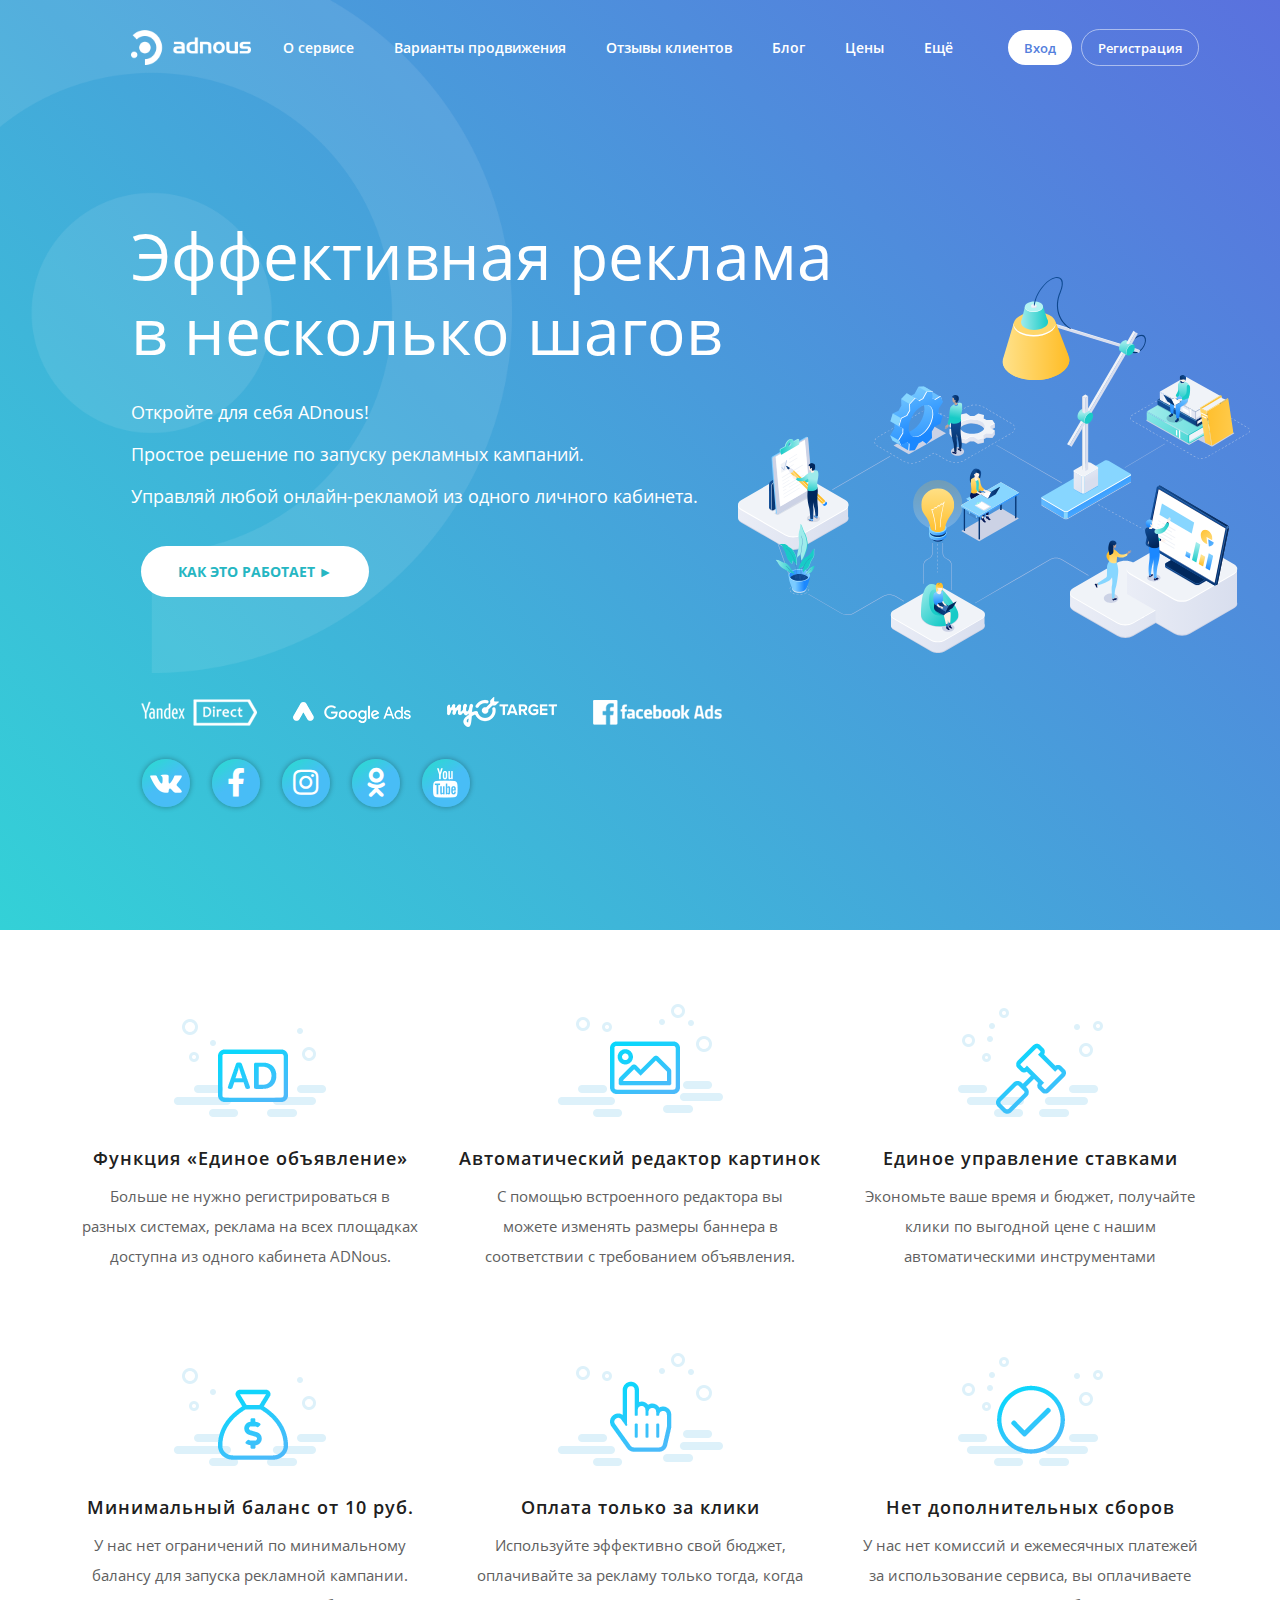
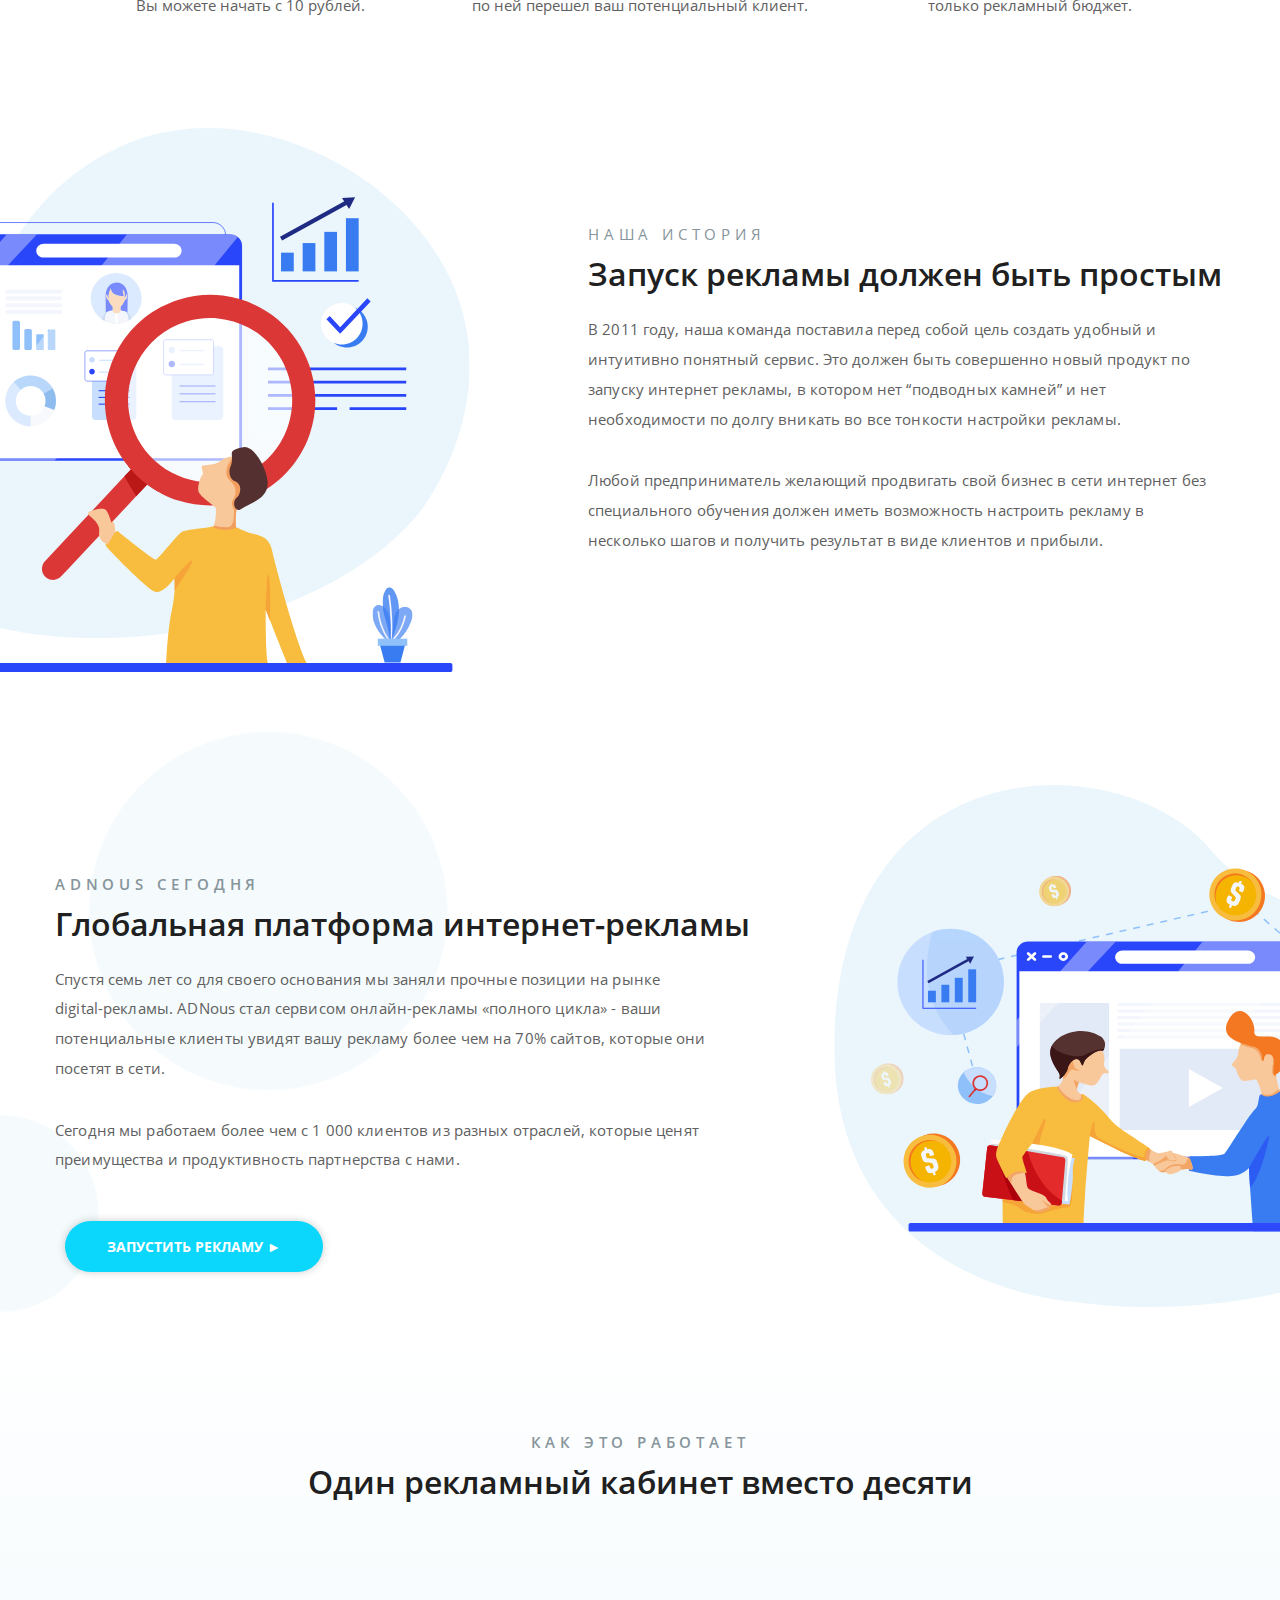
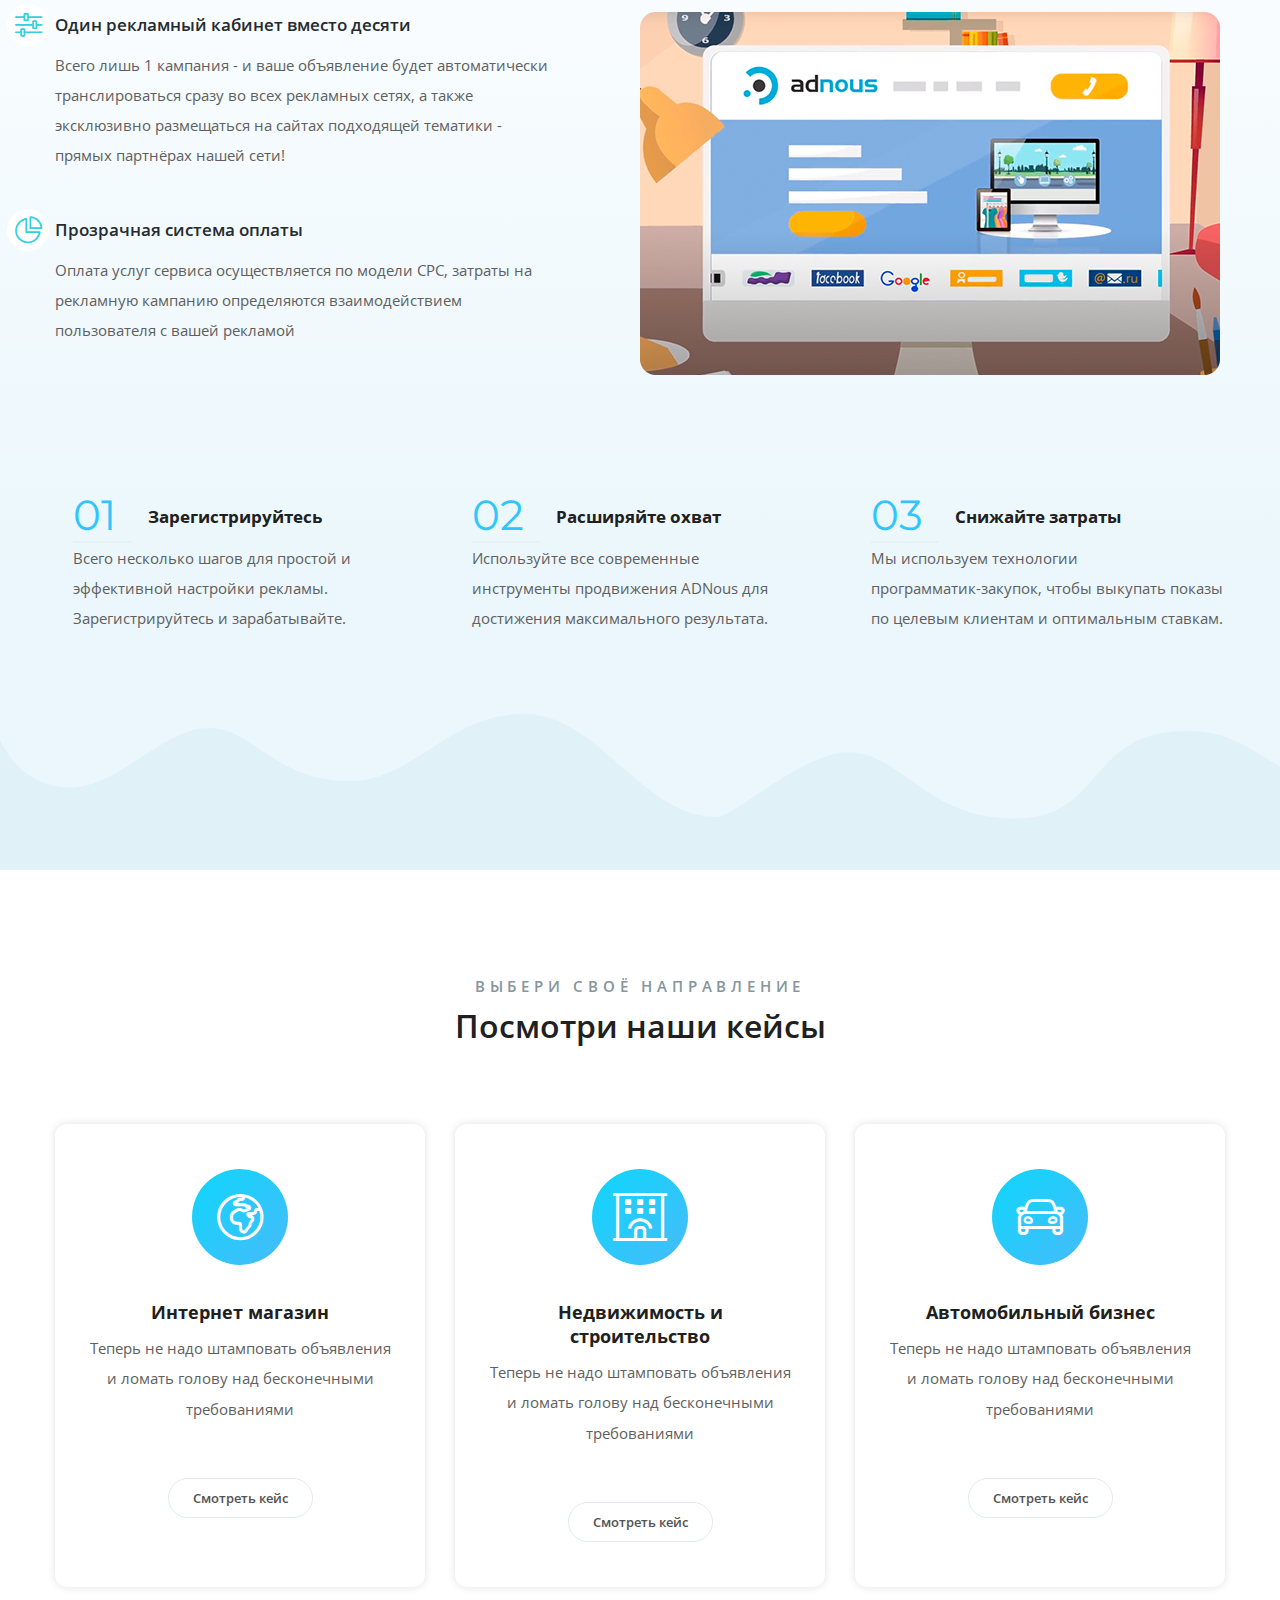
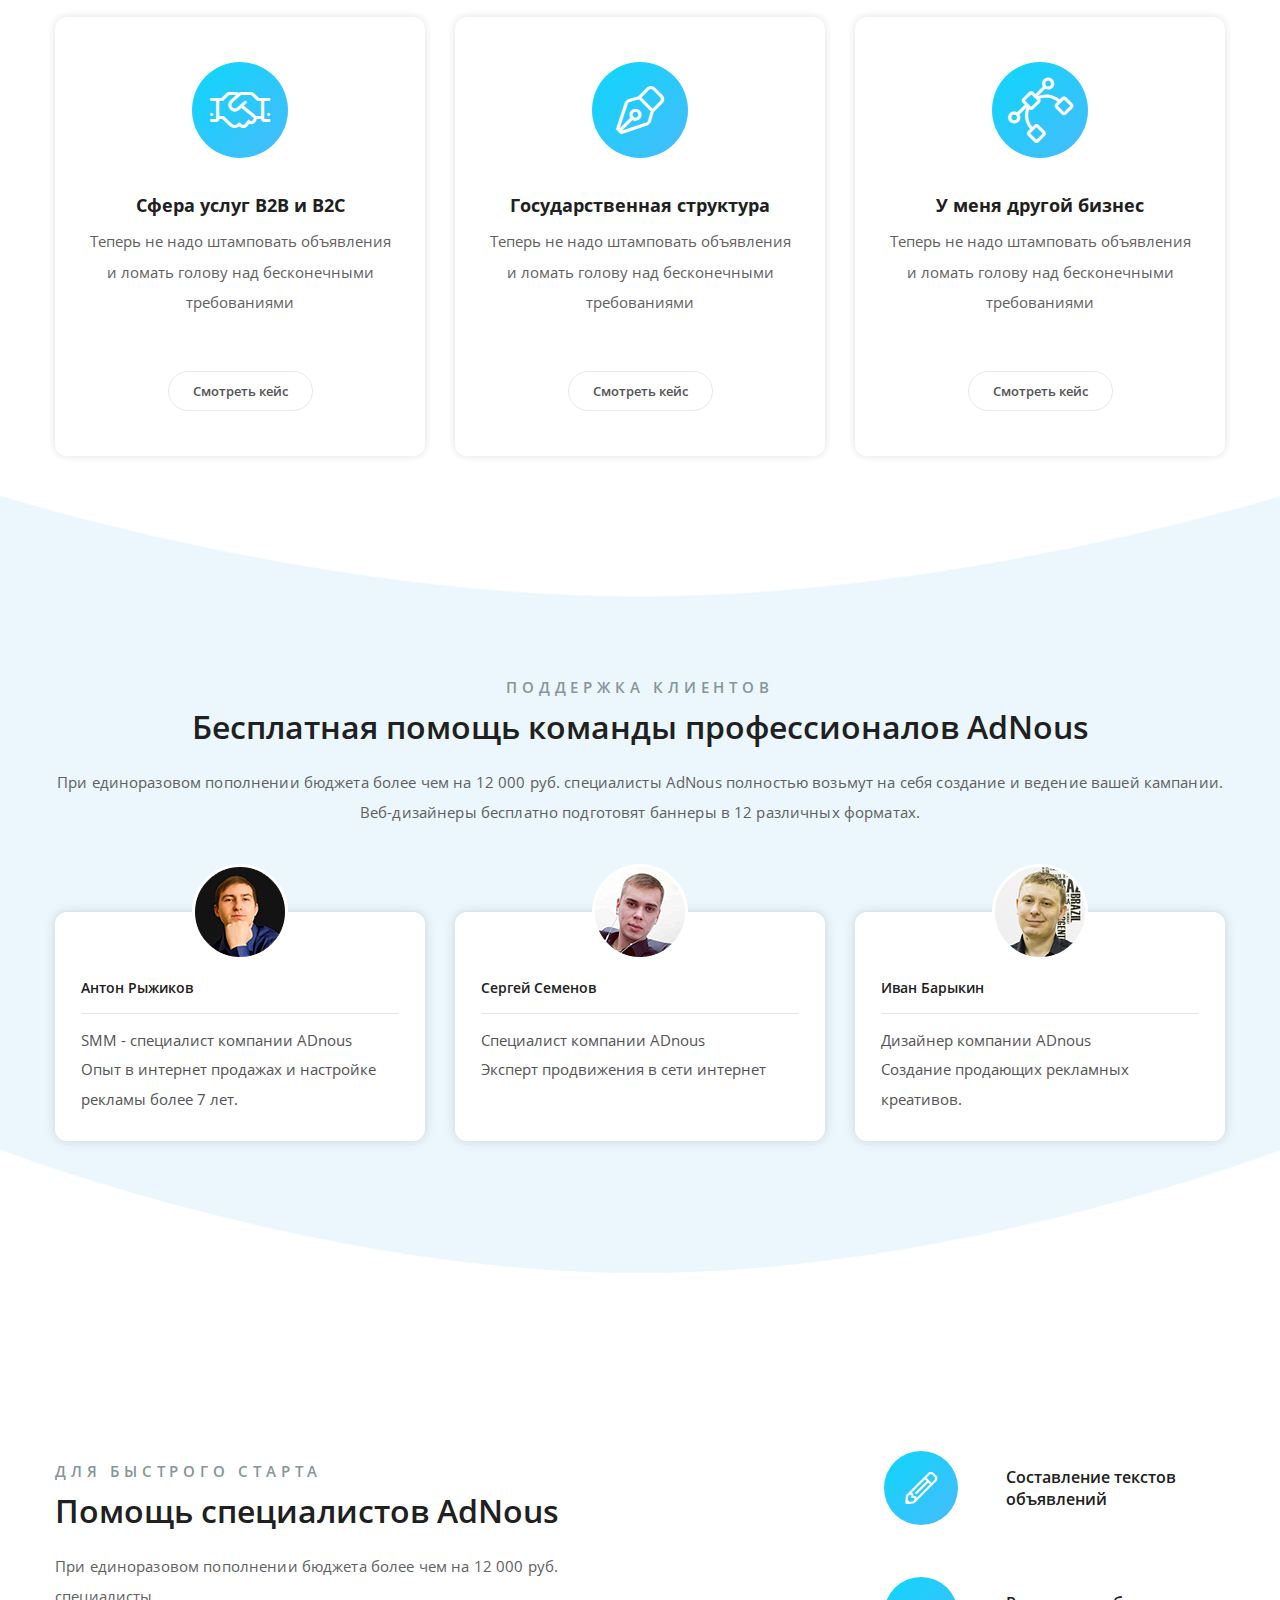
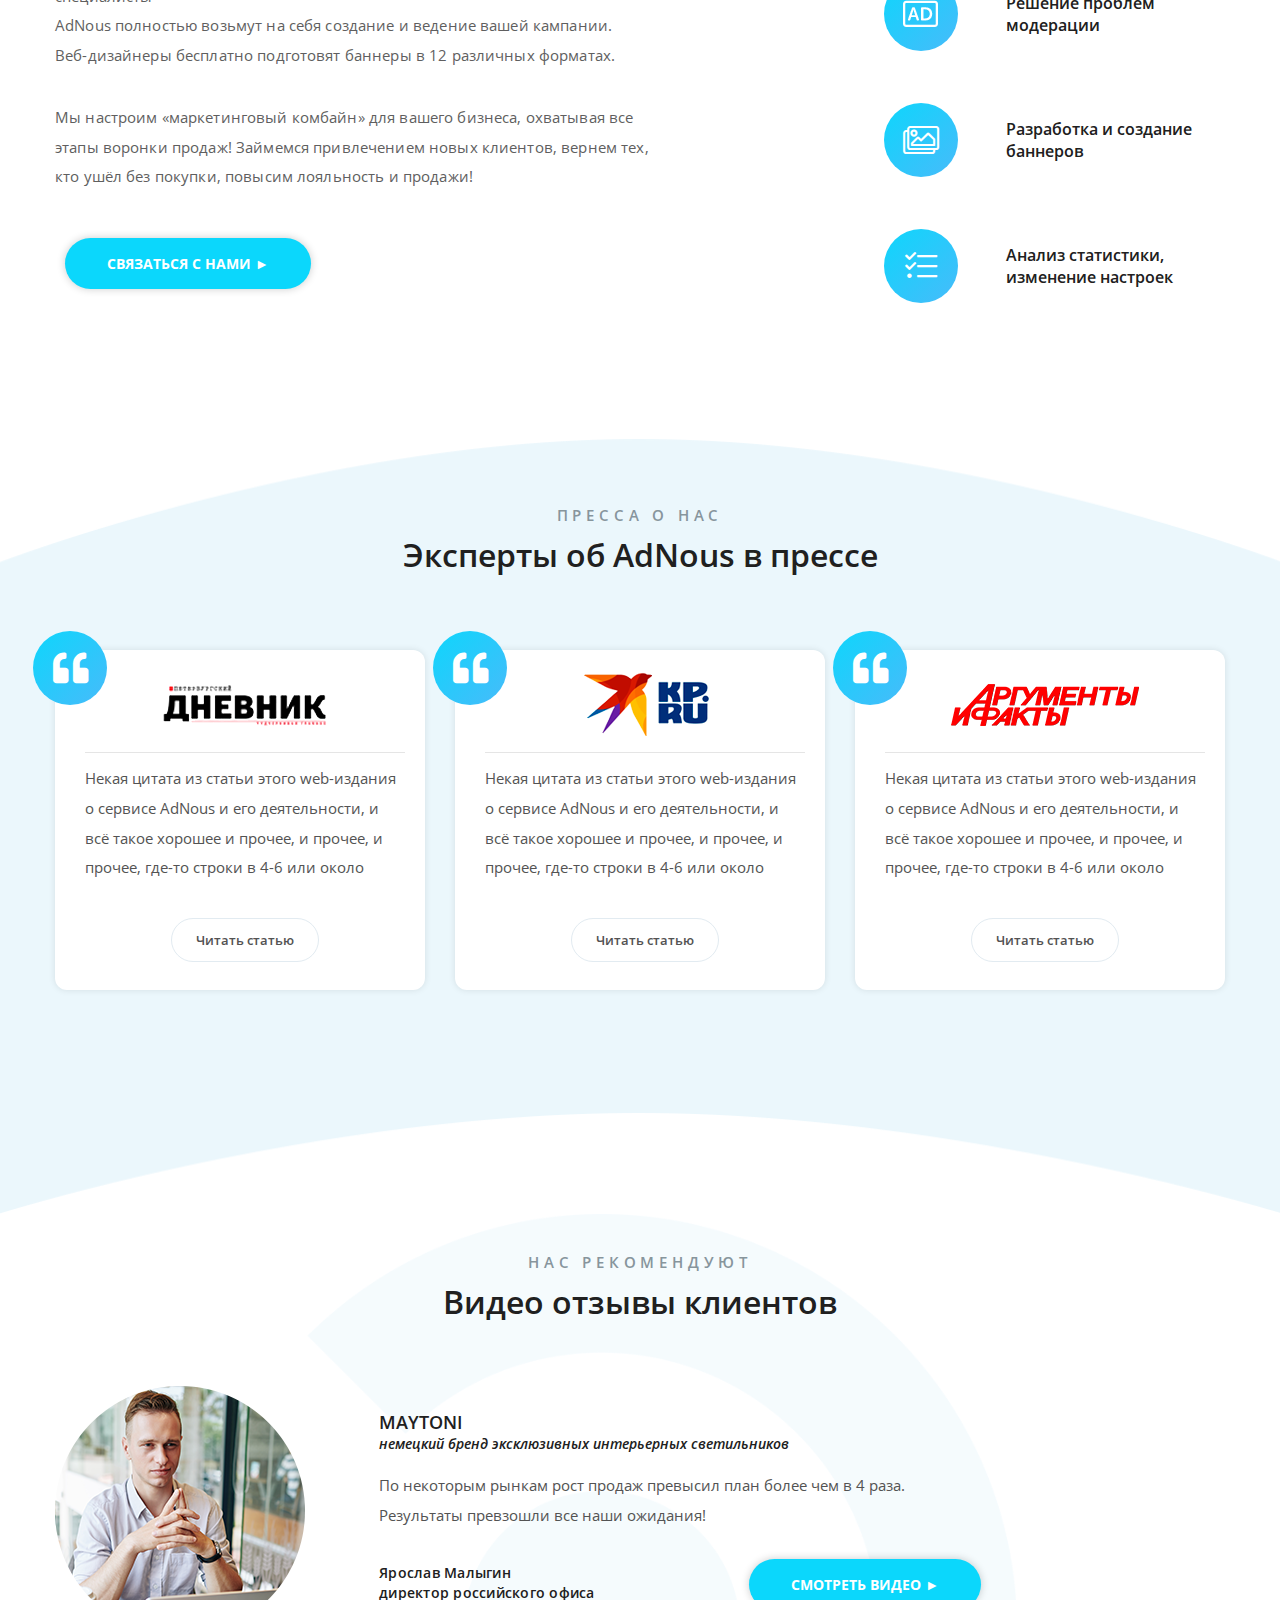
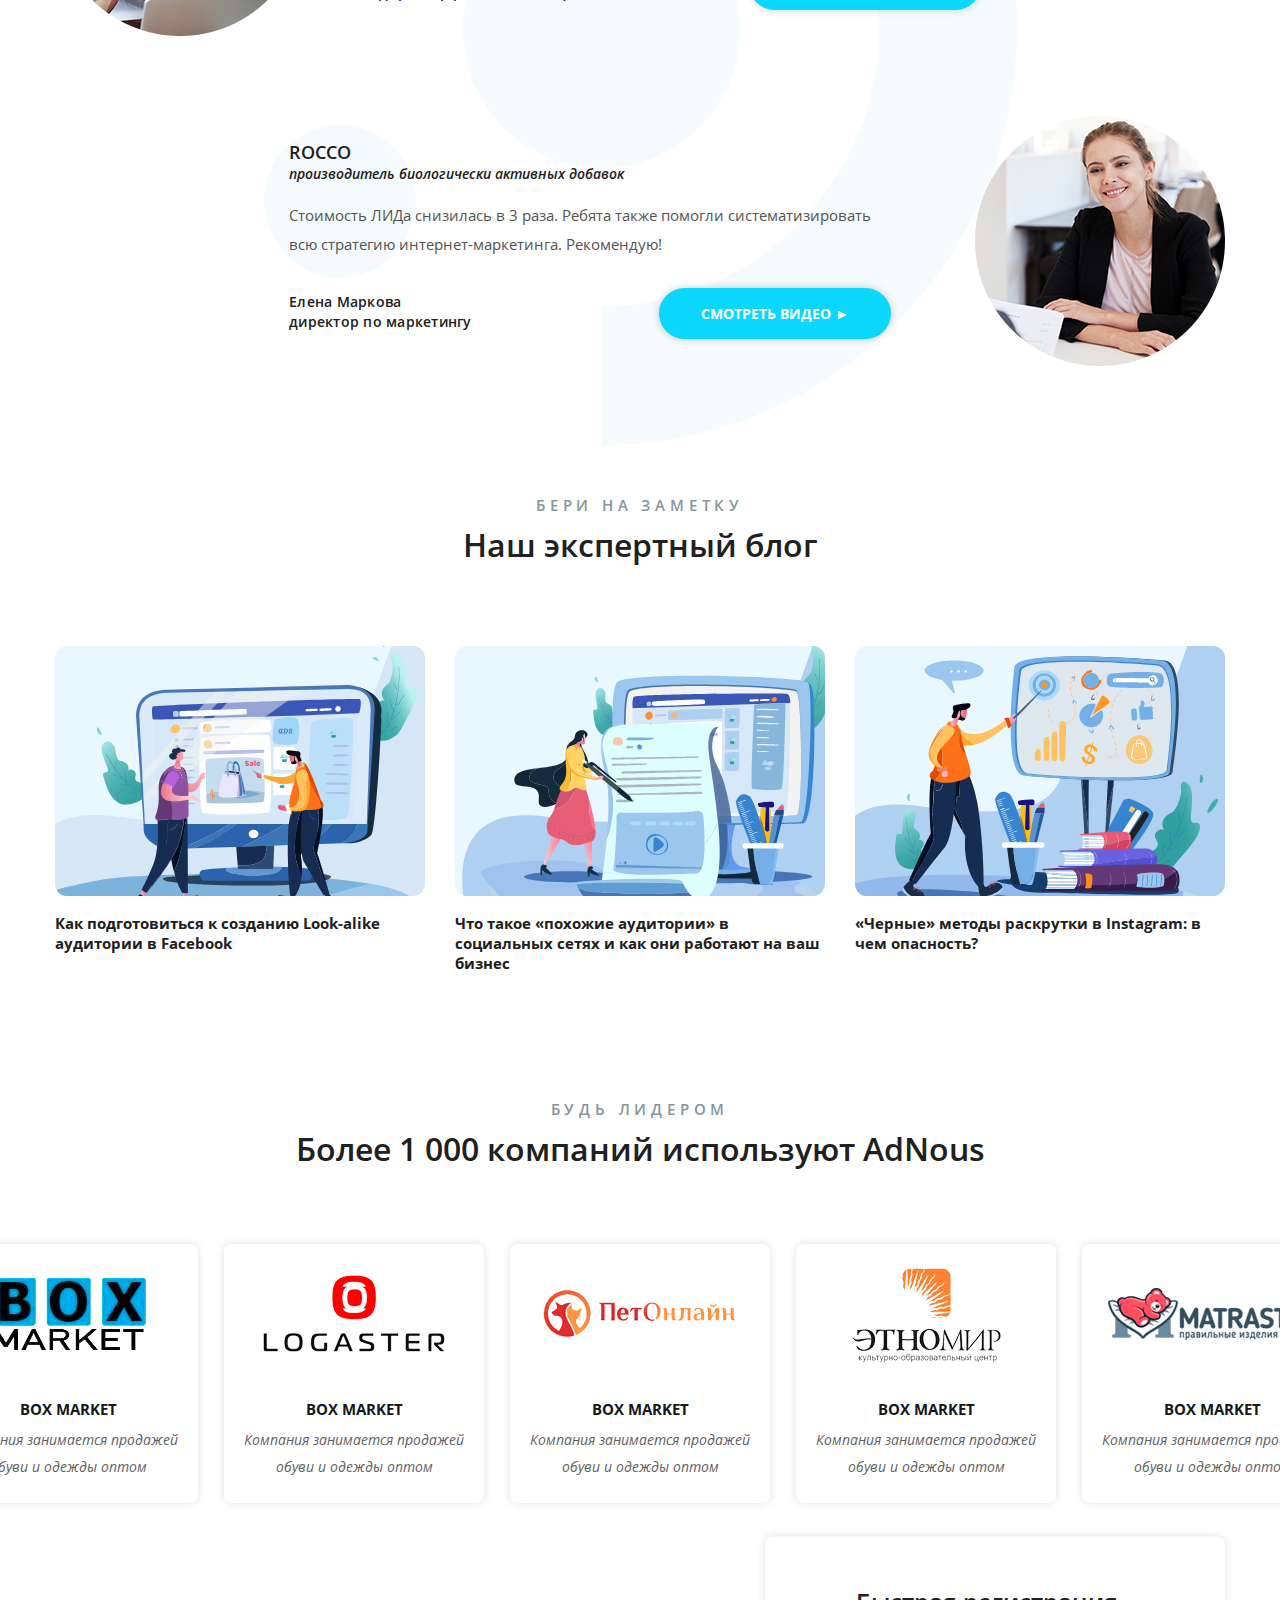
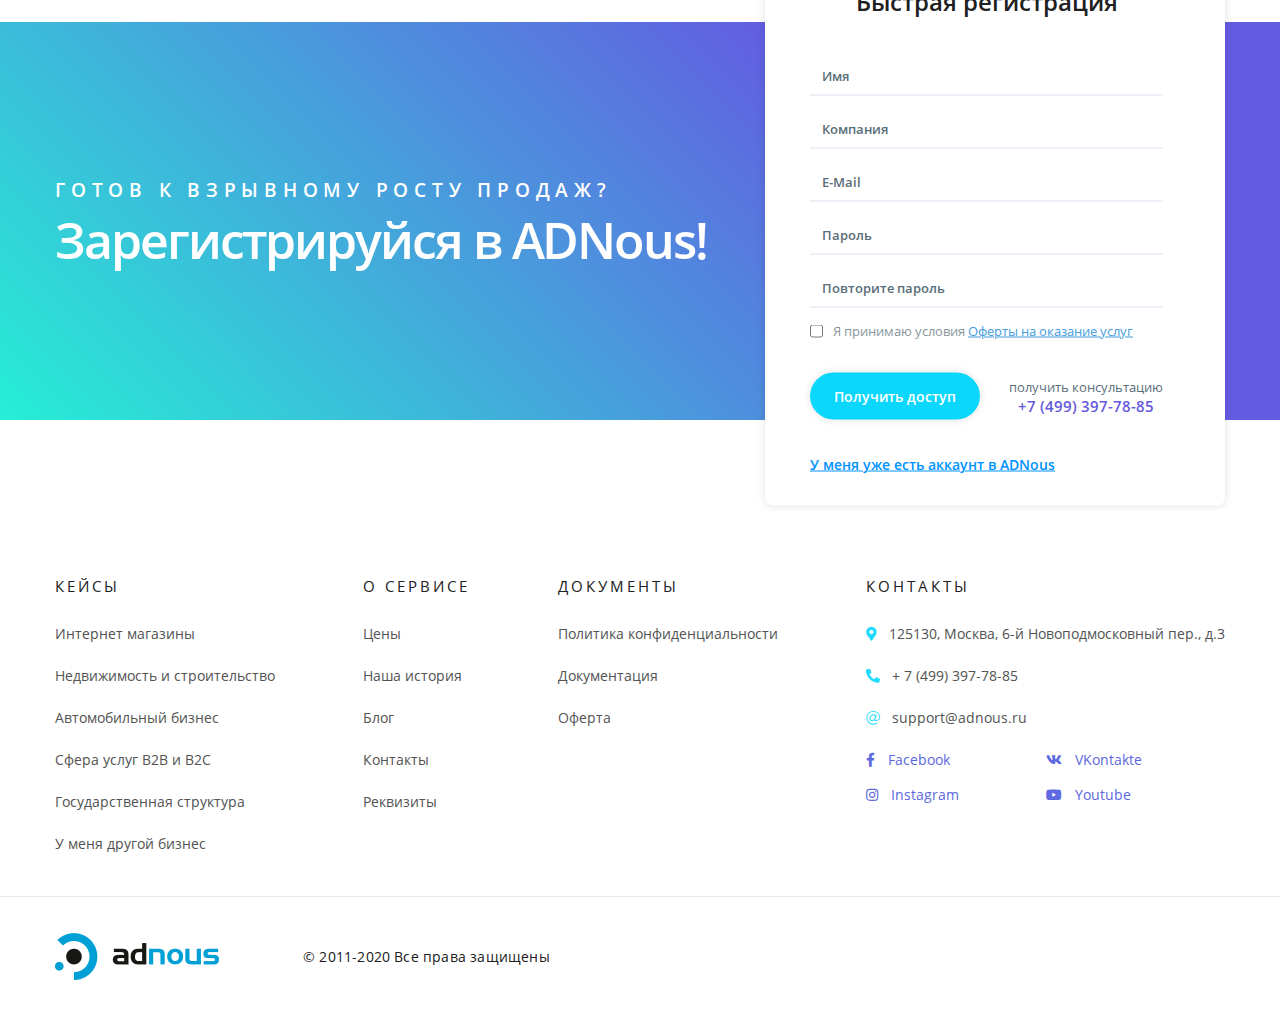
<file: index.html>
<!DOCTYPE html>
<html lang="ru">
<head>
	<meta charset="UTF-8">
	<meta name="viewport" content="width=device-width, initial-scale=1">
	<title>Главная ADNous</title>
	<link href="https://fonts.googleapis.com/css2?family=Montserrat:wght@400;500;600&display=swap" rel="stylesheet">
	<!-- Подключения CSS -->
	<link rel="stylesheet" href="fonts/font-awesome/css/all.min.css">
	<link rel="stylesheet" href="css/styleAll.css">
	<link rel="stylesheet" href="css/styleIndex.css">
	<!-- Подключение Favicons -->
	<link rel="apple-touch-icon" sizes="180x180" href="favicons/apple-touch-icon.png">
	<link rel="icon" type="image/png" sizes="32x32" href="favicons/favicon-32x32.png">
	<link rel="icon" type="image/png" sizes="16x16" href="favicons/favicon-16x16.png">
	<link rel="manifest" href="favicons/site.webmanifest">
</head>
<body>
	
	<!-- <img src="images/layout.png" alt="Layout" class="layout-of-project"> -->
	<header class="header">
		<div class="header__inner">

			<div class="flex-row-group">
				<a href="index.html" class="logo">
					<img src="images/logo.png" alt="Logo" class="logo__image">
				</a>
				
				<ul class="navbar">
					<li class="navbar__item mobile">
						<a href="#" class="navbar__item__link">
							<i class="navbar__item__link-icon mobile fas fa-user"></i>
							Вход / регистрация
						</a>
						<i class="fas fa-times-circle"></i>
					</li>
					<li class="navbar__item">
						<a href="index.html" class="navbar__item__link">
							<i class="navbar__item__link-icon mobile fas fa-th"></i>
							О сервисе
						</a>
					</li>
					<li class="navbar__item">
						<a href="pages/promotion-methods.html" class="navbar__item__link">
							<i class="navbar__item__link-icon mobile fas fa-analytics"></i>
							Варианты продвижения
						</a>
					</li>
					<li class="navbar__item">
						<a href="pages/business-cases.html" class="navbar__item__link">
							<i class="navbar__item__link-icon mobile fas fa-user-plus"></i>
							Отзывы клиентов
						</a>
					</li>
					<li class="navbar__item">
						<a href="pages/blog.html" class="navbar__item__link">
							<i class="navbar__item__link-icon mobile fas fa-book"></i>
							Блог
						</a>
					</li>
					<li class="navbar__item">
						<a href="#" class="navbar__item__link">
							<i class="navbar__item__link-icon mobile fas fa-wallet"></i>
							Цены
						</a>
					</li>
					<li class="navbar__item desktop">
						<a href="#" class="navbar__item__link">Ещё</a>
					</li>
				</ul>
			</div>

			<div class="flex-row-group">
				<div class="reg-form">
					<div class="flex-row-group">
						<button id="login-button">Вход</button>
						<button id="signup-button">Регистрация</button>
					</div>
				</div>
				
				<div class="burger mobile">
					<i class="fal fa-bars"></i>
				</div>
			</div>

		</div>
	</header>

	<div class="intro">

		<img src="images/adnous-symbol.png" alt="Adnous Logo" class="intro__logo">
		<img src="images/intro-picture.svg" alt="Ous Network" class="intro__picture" width="1045">

		<div class="intro__inner">
			<div class="intro__content">

				<h1 class="intro__content__title">Эффективная реклама <br> в несколько шагов</h1>
				<p class="intro__content__line">Откройте для себя ADnous!</p>
				<p class="intro__content__line">Простое решение по запуску рекламных кампаний.</p>
				<p class="intro__content__line">Управляй любой онлайн-рекламой из одного личного кабинета.</p>
				<a href="#" class="intro__content__button">Как это работает ►</a>

				<div class="intro__content__our-supporters">
					<img src="images/ad-yandex.png" alt="Yandex Direct" class="our-supporters__ad-fellow">
					<img src="images/ad-google.png" alt="Google Ads" class="our-supporters__ad-fellow">
					<img src="images/ad-mytarget.png" alt="My Target" class="our-supporters__ad-fellow">
					<img src="images/ad-facebook.png" alt="Facebook Ads" class="our-supporters__ad-fellow">
				</div>

				<ul class="soclink-box">

					<li class="soclink-box__item">
						<a href="#" class="soclink-box__item__link">
							<img src="icons/soclink-vk.png" alt="VK" />
						</a>
					</li>

					<li class="soclink-box__item">
						<a href="#" class="soclink-box__item__link">
							<i class="fab fa-facebook-f"></i>
						</a>
					</li>

					<li class="soclink-box__item">
						<a href="#" class="soclink-box__item__link">
							<i class="fab fa-instagram"></i>
						</a>
					</li>

					<li class="soclink-box__item">
						<a href="#" class="soclink-box__item__link">
							<i class="fab fa-odnoklassniki"></i>
						</a>
					</li>

					<li class="soclink-box__item">
						<a href="#" class="soclink-box__item__link">
							<img src="icons/soclink-youtube.png" alt="YouTube"/>
						</a>
					</li>

				</ul>

			</div>
		</div>

	</div>

	<div class="advantages">
		<div class="container">
			<div class="advantages__inner">

				<div class="advantage__card">
					<img src="icons/icon-ad.png" alt="Ad" class="advantage__card__icon">
					<h3 class="advantage__card__title">Функция «Единое объявление»</h3>
					<p class="advantage__card__desc">
						Больше не нужно регистрироваться в <br/> 
						разных системах, реклама на всех площадках <br/> 
						доступна из одного кабинета ADNous.
					</p>
				</div>

				<div class="advantage__card">
					<img src="icons/icon-picture.png" alt="Picture" class="advantage__card__icon">
					<h3 class="advantage__card__title">Автоматический редактор картинок</h3>
					<p class="advantage__card__desc">
						С помощью встроенного редактора вы <br/>
						можете изменять размеры баннера в <br/>
						соответствии с требованием объявления.
					</p>
				</div>

				<div class="advantage__card">
					<img src="icons/icon-gavel.png" alt="Gavel" class="advantage__card__icon">
					<h3 class="advantage__card__title">Единое управление ставками</h3>
					<p class="advantage__card__desc">
						Экономьте ваше время и бюджет, получайте <br/>
						клики по выгодной цене с нашим <br/>
						автоматическими инструментами
					</p>
				</div>

				<div class="advantage__card">
					<img src="icons/icon-bag.png" alt="Bag" class="advantage__card__icon">
					<h3 class="advantage__card__title">Минимальный баланс от 10 руб.</h3>
					<p class="advantage__card__desc">
						У нас нет ограничений по минимальному <br/>
						балансу для запуска рекламной кампании. <br/>
						Вы можете начать с 10 рублей.
					</p>
				</div>

				<div class="advantage__card">
					<img src="icons/icon-pointer.png" alt="Pointer" class="advantage__card__icon">
					<h3 class="advantage__card__title">Оплата только за клики</h3>
					<p class="advantage__card__desc">
						Используйте эффективно свой бюджет, <br/>
						оплачивайте за рекламу только тогда, когда <br/>
						по ней перешел ваш потенциальный клиент.
					</p>
				</div>

				<div class="advantage__card">
					<img src="icons/icon-check.png" alt="Checkout" class="advantage__card__icon">
					<h3 class="advantage__card__title">Нет дополнительных сборов</h3>
					<p class="advantage__card__desc">
						У нас нет комиссий и ежемесячных платежей <br/>
						за использование сервиса, вы оплачиваете <br/>
						только рекламный бюджет. 
					</p>
				</div>

			</div>
		</div>
	</div>

	<div class="similiar-start">
		<div class="container">
			<div class="similiar-start__inner">

				<div class="similiar-start__image">
					<img src="images/similiar-start.svg" width="648" alt="Similiar Start">
				</div>
			
				<div class="similiar-start__content">
					<h4 class="section-overtitle">Наша История</h4>
					<h3 class="section-title">Запуск рекламы должен быть простым</h3>
					<p class="section-plaintext">
						В 2011 году, наша команда поставила перед собой цель создать удобный и интуитивно понятный сервис. Это должен быть совершенно новый продукт по запуску интернет рекламы, в котором нет “подводных камней” и нет необходимости по долгу вникать во все тонкости настройки рекламы.
					</p>
					<p class="section-plaintext"> 
						Любой предприниматель желающий продвигать свой бизнес в сети интернет без специального обучения должен иметь возможность настроить рекламу в несколько шагов и получить результат в виде клиентов и прибыли.
					</p>
				</div>
			
			</div>
		</div>
	</div>

	<div class="global-platform">

		<img src="images/ellipses.png" alt="Ellipses" class="global-platform__ellipses">
		<div class="container">
			<div class="global-platform__inner mobile-reverse">

				<div class="global-platform__content">
					<h4 class="section-overtitle-bold">AdNous сегодня</h4>
					<h3 class="section-title">Глобальная платформа интернет-рекламы</h3>
					<p class="section-plaintext">
						Спустя семь лет со для своего основания мы заняли прочные позиции на рынке <br/>
						digital-рекламы. ADNous стал сервисом онлайн-рекламы «полного цикла» - ваши <br/>
						потенциальные клиенты увидят вашу рекламу более чем на 70% сайтов, которые они <br/>
						посетят в сети. 
					</p>
					<p class="section-plaintext"> 
						Сегодня мы работаем более чем с 1 000 клиентов из разных отраслей, которые ценят преимущества и продуктивность партнерства с нами.
					</p>
					<a href="#" class="section-button">Запустить рекламу ►</a>
				</div>

				<div class="global-platform__image">
					<img src="images/global-platform.svg" width="657" alt="Global PLatform">
				</div>
			
			</div>
		</div>
	</div>

	<div class="simplicity">
		<div class="container">
			<div class="simplicity__inner">

				<div class="central-header-block">
					<h4 class="section-overtitle-bold">Как это работает</h4>
					<h3 class="section-title">Один рекламный кабинет вместо десяти</h3>
				</div>

				<div class="how-this-working mobile-reverse">
					<div class="how-this-working__content">

						<div class="how-this-working__card">

							<div class="how-this-working__card__title-box">
								<div class="how-this-working__card__title-icon">
									<i class="fal fa-sliders-h"></i>
								</div>
								<h4 class="how-this-working__card__title">Один рекламный кабинет вместо десяти</h4>
							</div>
							<p class="how-this-working__card__text">Всего лишь 1 кампания - и ваше объявление будет автоматически транслироваться сразу во всех рекламных сетях, а также эксклюзивно размещаться на сайтах подходящей тематики - прямых партнёрах нашей сети!</p>

						</div>

						<div class="how-this-working__card">

							<div class="how-this-working__card__title-box">
								<div class="how-this-working__card__title-icon">
									<i class="fal fa-chart-pie-alt"></i>
								</div>
								<h4 class="how-this-working__card__title">Прозрачная система оплаты</h4>
							</div>
							<p class="how-this-working__card__text">Оплата услуг сервиса осуществляется по модели СРС, затраты на рекламную кампанию определяются взаимодействием пользователя с вашей рекламой</p>

						</div>

					</div>

					<div class="how-this-working__videoplayer">
						<video poster="images/video-poster.png" class="videoplayer__video"></video>
					</div>

				</div>

				<div class="steps-for-start">

					<div class="steps-for-start__card">
						<h4 class="steps-for-start__card__title">
							<span class="steps-for-start__card__title--number">01</span>
							Зарегистрируйтесь
						</h4>
						<p class="steps-for-start__card__text">
							Всего несколько шагов для простой и <br/>
							эффективной настройки рекламы. <br/>
							Зарегистрируйтесь и зарабатывайте.
						</p>
					</div>

					<div class="steps-for-start__card">
						<h4 class="steps-for-start__card__title">
							<span class="steps-for-start__card__title--number">02</span>
							Расширяйте охват
						</h4>
						<p class="steps-for-start__card__text">
							Используйте все современные <br/>
							инструменты продвижения ADNous для <br/>
							достижения максимального результата.
						</p>
					</div>

					<div class="steps-for-start__card">
						<h4 class="steps-for-start__card__title">
							<span class="steps-for-start__card__title--number">03</span>
							Снижайте затраты
						</h4>
						<p class="steps-for-start__card__text">
							Мы используем технологии <br/>
							программатик-закупок, чтобы выкупать показы <br/>
							по целевым клиентам и оптимальным ставкам.
						</p>
					</div>

				</div>
			</div>
		</div>
		<img src="images/pattern.png" alt="Waves" class="pattern">
	</div>

	<div class="our-cases">
		<div class="container">
			<div class="our-cases__inner">
				
				<div class="central-header-block">
					<h4 class="section-overtitle-bold">Выбери своё направление</h4>
					<h3 class="section-title">Посмотри наши кейсы</h3>
				</div>

				<div class="our-cases__box">
					<div class="our-cases__box__case-card">
						<div class="our-cases__box__case-card__icon">
							<i class="fal fa-globe-africa"></i>
						</div>
						<h4 class="our-cases__box__case-card__title">Интернет магазин</h4>
						<p class="our-cases__box__case-card__text">Теперь не надо штамповать объявления и ломать голову над бесконечными требованиями</p>
						<a href="#" class="our-cases__box__case-card__button">Смотреть кейс</a>
					</div>
					<div class="our-cases__box__case-card">
						<div class="our-cases__box__case-card__icon">
							<i class="fal fa-hotel"></i>
						</div>
						<h4 class="our-cases__box__case-card__title">Недвижимость и строительство</h4>
						<p class="our-cases__box__case-card__text">Теперь не надо штамповать объявления и ломать голову над бесконечными требованиями</p>
						<a href="#" class="our-cases__box__case-card__button">Смотреть кейс</a>
					</div>
					<div class="our-cases__box__case-card">
						<div class="our-cases__box__case-card__icon">
							<i class="fal fa-car"></i>
						</div>
						<h4 class="our-cases__box__case-card__title">Автомобильный бизнес</h4>
						<p class="our-cases__box__case-card__text">Теперь не надо штамповать объявления и ломать голову над бесконечными требованиями</p>
						<a href="#" class="our-cases__box__case-card__button">Смотреть кейс</a>
					</div>
					<div class="our-cases__box__case-card">
						<div class="our-cases__box__case-card__icon">
							<i class="fal fa-handshake"></i>
						</div>
						<h4 class="our-cases__box__case-card__title">Сфера услуг В2В и В2С</h4>
						<p class="our-cases__box__case-card__text">Теперь не надо штамповать объявления и ломать голову над бесконечными требованиями</p>
						<a href="#" class="our-cases__box__case-card__button">Смотреть кейс</a>
					</div>
					<div class="our-cases__box__case-card">
						<div class="our-cases__box__case-card__icon">
							<i class="fal fa-pen-nib"></i>
						</div>
						<h4 class="our-cases__box__case-card__title">Государственная структура</h4>
						<p class="our-cases__box__case-card__text">Теперь не надо штамповать объявления и ломать голову над бесконечными требованиями</p>
						<a href="#" class="our-cases__box__case-card__button">Смотреть кейс</a>
					</div>
					<div class="our-cases__box__case-card">
						<div class="our-cases__box__case-card__icon">
							<i class="fal fa-bezier-curve"></i>
						</div>
						<h4 class="our-cases__box__case-card__title">У меня другой бизнес</h4>
						<p class="our-cases__box__case-card__text">Теперь не надо штамповать объявления и ломать голову над бесконечными требованиями</p>
						<a href="#" class="our-cases__box__case-card__button">Смотреть кейс</a>
					</div>
				</div>

			</div>
		</div>
	</div>

	<div class="our-team">
		<div class="container">
			<div class="our-team__inner">
				
				<div class="central-header-block">
					<h4 class="section-overtitle-bold">Поддержка клиентов</h4>
					<h3 class="section-title">Бесплатная помощь команды профессионалов AdNous</h3>
					<p class="section-plaintext">При единоразовом пополнении бюджета более чем на 12 000 руб. специалисты AdNous полностью возьмут на себя создание и ведение вашей кампании. Веб-дизайнеры бесплатно подготовят баннеры в 12 различных форматах.</p>
				</div>
				
				<div class="our-team__box">

					<div class="our-team__collaborator-card">
						<img src="images/anton-ryjikov.png" alt="Profile Photo" class="our-team__collaborator-card__image">
						<h4 class="our-team__collaborator-card__name">Антон Рыжиков</h4>
						<p class="our-team__collaborator-card__desc">
							SMM - специалист компании ADnous <br/>
							Опыт в интернет продажах и настройке рекламы более 7 лет.
						</p>
					</div>

					<div class="our-team__collaborator-card">
						<img src="images/sergey-semenov.png" alt="Profile Photo" class="our-team__collaborator-card__image">
						<h4 class="our-team__collaborator-card__name">Сергей Семенов</h4>
						<p class="our-team__collaborator-card__desc">
							Специалист компании ADnous <br/>
							Эксперт продвижения в сети интернет
						</p>
					</div>

					<div class="our-team__collaborator-card">
						<img src="images/ivan-barykin.png" alt="Profile Photo" class="our-team__collaborator-card__image">
						<h4 class="our-team__collaborator-card__name">Иван Барыкин</h4>
						<p class="our-team__collaborator-card__desc">
							Дизайнер  компании ADnous <br/>
							Создание продающих рекламных креативов.
						</p>
					</div>

				</div>

			</div>
		</div>
	</div>

	<div class="fast-start">
		<div class="container">
			<div class="fast-start__inner">
				
				<div class="fast-start__content">
					<h4 class="section-overtitle-bold">Для быстрого старта</h4>
					<h3 class="section-title">Помощь специалистов AdNous</h3>
					<p class="section-plaintext">
						При единоразовом пополнении бюджета более чем на 12 000 руб. специалисты <br/>
						AdNous полностью возьмут на себя создание и ведение вашей кампании. <br/>
						Веб-дизайнеры бесплатно подготовят баннеры в 12 различных форматах.
					</p>
					<p class="section-plaintext">
						Мы настроим «маркетинговый комбайн» для вашего бизнеса, охватывая все <br/>
						этапы воронки продаж! Займемся привлечением новых клиентов, вернем тех, <br/>
						кто ушёл без покупки, повысим  лояльность и продажи!
					</p>
					<a href="#" class="section-button">Связаться с нами ►</a>
				</div>

				<div class="fast-start__our-support">

					<div class="fast-start__our-support__card">
						<div class="fast-start__our-support__card__icon">
							<i class="fal fa-pencil-alt"></i>
						</div>
						<h4 class="fast-start__our-support__card__title">Составление текстов объявлений</h4>
					</div>

					<div class="fast-start__our-support__card">
						<div class="fast-start__our-support__card__icon">
							<img src="icons/icon-ad-white.png" alt="Ad Image">
						</div>
						<h4 class="fast-start__our-support__card__title">Решение проблем модерации</h4>
					</div>

					<div class="fast-start__our-support__card">
						<div class="fast-start__our-support__card__icon">
							<i class="fal fa-images"></i>
						</div>
						<h4 class="fast-start__our-support__card__title">Разработка и создание баннеров</h4>
					</div>

					<div class="fast-start__our-support__card">
						<div class="fast-start__our-support__card__icon">
							<i class="fal fa-tasks"></i>
						</div>
						<h4 class="fast-start__our-support__card__title">Анализ статистики, изменение настроек</h4>
					</div>

				</div>

			</div>
		</div>
	</div>

	<div class="about-us">
		<div class="container">
			<div class="about-us__inner">

				<div class="central-header-block">
					<h4 class="section-overtitle-bold">Пресса о нас</h4>
					<h3 class="section-title">Эксперты об AdNous в прессе</h3>
				</div>

				<div class="about-us__box">

					<div class="about-us__box__card">
						<div class="about-us__box__card__quote">
							<i class="fas fa-quote-left"></i>
						</div>
						<img src="images/logo-diary.png" alt="Дневник" class="about-us__box__card__logo">
						<p class="about-us__box__card__desc">Некая цитата из статьи этого web-издания о сервисе AdNous и его деятельности, и всё такое хорошее и прочее, и прочее, и прочее, где-то строки в 4-6 или около</p>
						<a href="#" class="about-us__box__card__button">Читать статью</a>
					</div>

					<div class="about-us__box__card">
						<div class="about-us__box__card__quote">
							<i class="fas fa-quote-left"></i>
						</div>
						<img src="images/logo-kpru.png" alt="KP.RU" class="about-us__box__card__logo">
						<p class="about-us__box__card__desc">Некая цитата из статьи этого web-издания о сервисе AdNous и его деятельности, и всё такое хорошее и прочее, и прочее, и прочее, где-то строки в 4-6 или около</p>
						<a href="#" class="about-us__box__card__button">Читать статью</a>
					</div>

					<div class="about-us__box__card">
						<div class="about-us__box__card__quote">
							<i class="fas fa-quote-left"></i>
						</div>
						<img src="images/logo-argument-and-facts.png" alt="Аргументы и Факты" class="about-us__box__card__logo">
						<p class="about-us__box__card__desc">Некая цитата из статьи этого web-издания о сервисе AdNous и его деятельности, и всё такое хорошее и прочее, и прочее, и прочее, где-то строки в 4-6 или около</p>
						<a href="#" class="about-us__box__card__button">Читать статью</a>
					</div>

				</div>
				
			</div>
		</div>
	</div>

	<div class="customers-review">
		<div class="container">
			<div class="customers-review__inner">
				
				<div class="central-header-block">
					<h4 class="section-overtitle-bold">Нас рекомендуют</h4>
					<h3 class="section-title">Видео отзывы клиентов</h3>
				</div>

				<div class="customer-review__box">

					<div class="customer-review__card">

						<div class="customer-review__card__videoplayer">
							<video poster="images/yaroslav-malygin.png"></video>
						</div>

						<div class="customer-review__card__content">
							<h4 class="customer-review__card__title">MAYTONI</h4>
							<h5 class="customer-review__card__position">немецкий бренд эксклюзивных интерьерных светильников</h5>
							<p class="customer-review__card__sign">
								По некоторым рынкам рост продаж превысил план более чем в 4 раза. Результаты превзошли все наши ожидания!
							</p>
							<div class="flex-row-group align-start">
								<h6 class="customer-review__card__collaborator">
									Ярослав Малыгин <br/>
									директор российского офиса
								</h6>
								<a href="#" class="section-button">Смотреть видео ►</a>
							</div>
						</div>

					</div>
					
					<div class="customer-review__card mobile-reverse">

						<div class="customer-review__card__content">
							<h4 class="customer-review__card__title">ROCCO</h4>
							<h5 class="customer-review__card__position">производитель биологически активных добавок</h5>
							<p class="customer-review__card__sign">
								Стоимость ЛИДа снизилась в 3 раза. Ребята также помогли систематизировать всю стратегию интернет-маркетинга. Рекомендую!
							</p>
							<div class="flex-row-group align-start">
								<h6 class="customer-review__card__collaborator">
									Елена Маркова <br/>
									директор по маркетингу
								</h6>
								<a href="#" class="section-button">Смотреть видео ►</a>
							</div>
						</div>

						<div class="customer-review__card__videoplayer">
							<video poster="images/elena-markova.png"></video>
						</div>

					</div>

				</div>

			</div>
		</div>
	</div>

	<div class="our-blog ">
		<div class="container">
			<div class="our-blog__inner">

				<div class="central-header-block">
					<h4 class="section-overtitle-bold">Бери на заметку</h4>
					<h3 class="section-title">Наш экспертный блог</h3>
				</div>

				<div class="our-blog__box">

					<div class="our-blog__card">
						<img src="images/blog-1.svg" alt="Soc-media Screen" class="our-blog__card__image">
						<h4 class="our-blog__card__title">Как подготовиться к созданию Look-alike аудитории в Facebook</h4>
					</div>

					<div class="our-blog__card">
						<img src="images/blog-2.svg" alt="Live Blog" class="our-blog__card__image">
						<h4 class="our-blog__card__title">Что такое «похожие аудитории» в социальных сетях и как они работают на ваш бизнес</h4>
					</div>

					<div class="our-blog__card">
						<img src="images/blog-3.svg" alt="Methods and Charts" class="our-blog__card__image">
						<h4 class="our-blog__card__title">«Черные» методы раскрутки в Instagram: в чем опасность?</h4>
					</div>

				</div>
				
			</div>
		</div>
	</div>

	<div class="our-clients">
		<div class="our-clients__inner">

			<div class="central-header-block">
				<h4 class="section-overtitle-bold">Будь лидером</h4>
				<h3 class="section-title">Более 1 000 компаний используют AdNous</h3>
			</div>

			<div class="wrapper-for-absolute">
				<div class="our-clients__box">
				
					<div class="our-clients__card">
						<img src="images/logo-free-lance-ru.png" alt="Free-lance RU" class="our-clients__card__image">
						<h4 class="our-clients__card__title">Box Market</h4>
						<p class="our-clients__card__desc">Компания занимается продажей обуви и одежды оптом</p>
					</div>
				
					<div class="our-clients__card">
						<img src="images/logo-box-market.png" alt="Box Market" class="our-clients__card__image">
						<h4 class="our-clients__card__title">Box Market</h4>
						<p class="our-clients__card__desc">Компания занимается продажей обуви и одежды оптом</p>
					</div>
				
					<div class="our-clients__card">
						<img src="images/logo-logaster.png" alt="Logaster" class="our-clients__card__image">
						<h4 class="our-clients__card__title">Box Market</h4>
						<p class="our-clients__card__desc">Компания занимается продажей обуви и одежды оптом</p>
					</div>
				
					<div class="our-clients__card">
						<img src="images/logo-pet-online.png" alt="PetOnline" class="our-clients__card__image">
						<h4 class="our-clients__card__title">Box Market</h4>
						<p class="our-clients__card__desc">Компания занимается продажей обуви и одежды оптом</p>
					</div>
				
					<div class="our-clients__card">
						<img src="images/logo-etnomir.png" alt="ЭтноМир" class="our-clients__card__image">
						<h4 class="our-clients__card__title">Box Market</h4>
						<p class="our-clients__card__desc">Компания занимается продажей обуви и одежды оптом</p>
					</div>
				
					<div class="our-clients__card">
						<img src="images/logo-matraster.png" alt="Matraster" class="our-clients__card__image">
						<h4 class="our-clients__card__title">Box Market</h4>
						<p class="our-clients__card__desc">Компания занимается продажей обуви и одежды оптом</p>
					</div>
				
					<div class="our-clients__card">
						<img src="images/logo-gents-stuff.png" alt="Gents' Stuff" class="our-clients__card__image">
						<h4 class="our-clients__card__title">Box Market</h4>
						<p class="our-clients__card__desc">Компания занимается продажей обуви и одежды оптом</p>
					</div>
				
				</div>
			</div>
			
		</div>
	</div>

	<div class="reg-block">
		<div class="container">
			<div class="reg-block__inner">

				<h4 class="reg-block__overtitle">Готов к взрывному росту продаж?</h4>
				<h3 class="reg-block__title">Зарегистрируйся в ADNous!</h3>
				<form class="reg-block__form">
					<h4 class="reg-block__form__title">Быстрая регистрация</h4>
					<input type="text" class="reg-block__form__input" placeholder="Имя">
					<input type="text" class="reg-block__form__input" placeholder="Компания">
					<input type="email" class="reg-block__form__input" placeholder="E-Mail">
					<input type="password" class="reg-block__form__input" placeholder="Пароль">
					<input type="password" class="reg-block__form__input" placeholder="Повторите пароль">
					<div class="flex-row-group justify-start">
						<input type="checkbox" class="reg-block__form__checkbox">
						<span class="weg-block__form__line">Я принимаю условия </span>
						<a href="#" class="weg-block__form__link">Оферты на оказание услуг</a>
					</div>
					<div class="flex-row-group">
						<input type="submit" class="reg-block__form__submit" value="Получить доступ">
						<div class="reg-block__form__advice">
							<p class="reg-block__form__advice__line">Получить консультацию</p>
							<p class="reg-block__form__advice__number">+7 (499) 397-78-85</p>
						</div>
					</div>
					<a href="#" class="reg-block__form__login">У меня уже есть аккаунт в ADNous</a>
				</form>
				
			</div>
		</div>
	</div>

	<div class="subfooter">
		<div class="container">
			<div class="subfooter__inner">

				<div class="subfooter__menu">
					<h4 class="subfooter__menu__title">Кейсы</h4>
					<ul class="subfooter__menu__list">
						<li class="subfooter__menu__list__item">
							<a href="#" class="subfooter__menu__list__item__link">Интернет магазины</a>
						</li>
						<li class="subfooter__menu__list__item">
							<a href="#" class="subfooter__menu__list__item__link">Недвижимость и строительство</a>
						</li>
						<li class="subfooter__menu__list__item">
							<a href="#" class="subfooter__menu__list__item__link">Автомобильный бизнес</a>
						</li>
						<li class="subfooter__menu__list__item">
							<a href="#" class="subfooter__menu__list__item__link">Сфера услуг В2В и В2С</a>
						</li>
						<li class="subfooter__menu__list__item">
							<a href="#" class="subfooter__menu__list__item__link">Государственная структура</a>
						</li>
						<li class="subfooter__menu__list__item">
							<a href="#" class="subfooter__menu__list__item__link">У меня другой бизнес</a>
						</li>
					</ul>
				</div>

				<div class="subfooter__menu">
					<h4 class="subfooter__menu__title">О сервисе</h4>
					<ul class="subfooter__menu__list">
						<li class="subfooter__menu__list__item">
							<a href="#" class="subfooter__menu__list__item__link">Цены</a>
						</li>
						<li class="subfooter__menu__list__item">
							<a href="#" class="subfooter__menu__list__item__link">Наша история</a>
						</li>
						<li class="subfooter__menu__list__item">
							<a href="pages/blog.html" class="subfooter__menu__list__item__link">Блог</a>
						</li>
						<li class="subfooter__menu__list__item">
							<a href="pages/contacts.html" class="subfooter__menu__list__item__link">Контакты</a>
						</li>
						<li class="subfooter__menu__list__item">
							<a href="#" class="subfooter__menu__list__item__link">Реквизиты</a>
						</li>
					</ul>
				</div>

				<div class="subfooter__menu">
					<h4 class="subfooter__menu__title">Документы</h4>
					<ul class="subfooter__menu__list">
						<li class="subfooter__menu__list__item">
							<a href="#" class="subfooter__menu__list__item__link">Политика конфиденциальности</a>
						</li>
						<li class="subfooter__menu__list__item">
							<a href="#" class="subfooter__menu__list__item__link">Документация</a>
						</li>
						<li class="subfooter__menu__list__item">
							<a href="#" class="subfooter__menu__list__item__link">Оферта</a>
						</li>
					</ul>
				</div>

				<div class="subfooter__menu">
					<h4 class="subfooter__menu__title">Контакты</h4>
					<ul class="subfooter__menu__list">
						<li class="subfooter__menu__list__item flex-row-group justify-start">
							<i class="subfooter__menu__list__icon fas fa-map-marker-alt"></i>
							<span>125130, Москва, 6-й Новоподмосковный пер., д.3</span>
						</li>
						<li class="subfooter__menu__list__item flex-row-group justify-start">
							<i class="subfooter__menu__list__icon fas fa-phone"></i>
							<span>+ 7 (499) 397-78-85</span>
						</li>
						<li class="subfooter__menu__list__item flex-row-group justify-start">
							<i class="subfooter__menu__list__icon fal fa-at"></i>
							<span>support@adnous.ru</span>
						</li>
					</ul>
					<div class="subfooter__menu__soclink-box">
						<div class="flex-row-group justify-start">
							<a href="#" class="subfooter__menu__soclink">
								<i class="subfooter__menu__soclink__icon fab fa-facebook-f"></i>Facebook
							</a>
						</div>
						<div class="flex-row-group justify-start">
							<a href="#" class="subfooter__menu__soclink">
								<i class="subfooter__menu__soclink__icon fab fa-vk"></i>VKontakte
							</a>
						</div>
						<div class="flex-row-group justify-start">
							<a href="#" class="subfooter__menu__soclink">
								<i class="subfooter__menu__soclink__icon fab fa-instagram"></i>Instagram
							</a>
						</div>
						<div class="flex-row-group justify-start">
							<a href="#" class="subfooter__menu__soclink">
								<i class="subfooter__menu__soclink__icon fab fa-youtube"></i>Youtube
							</a>
						</div>
					</div>
				</div>
				
			</div>
		</div>
	</div>

	<footer class="footer">
		<div class="container">
			<div class="footer__inner">

				<img src="images/logo-for-footer.png" alt="Logo" class="footer__logo">
				<span class="footer__log">&copy; 2011-2020 Все права защищены</span>
				
			</div>
		</div>
	</footer>
	
	<script src="js/header.js"></script>

</body>
</html>
</file>
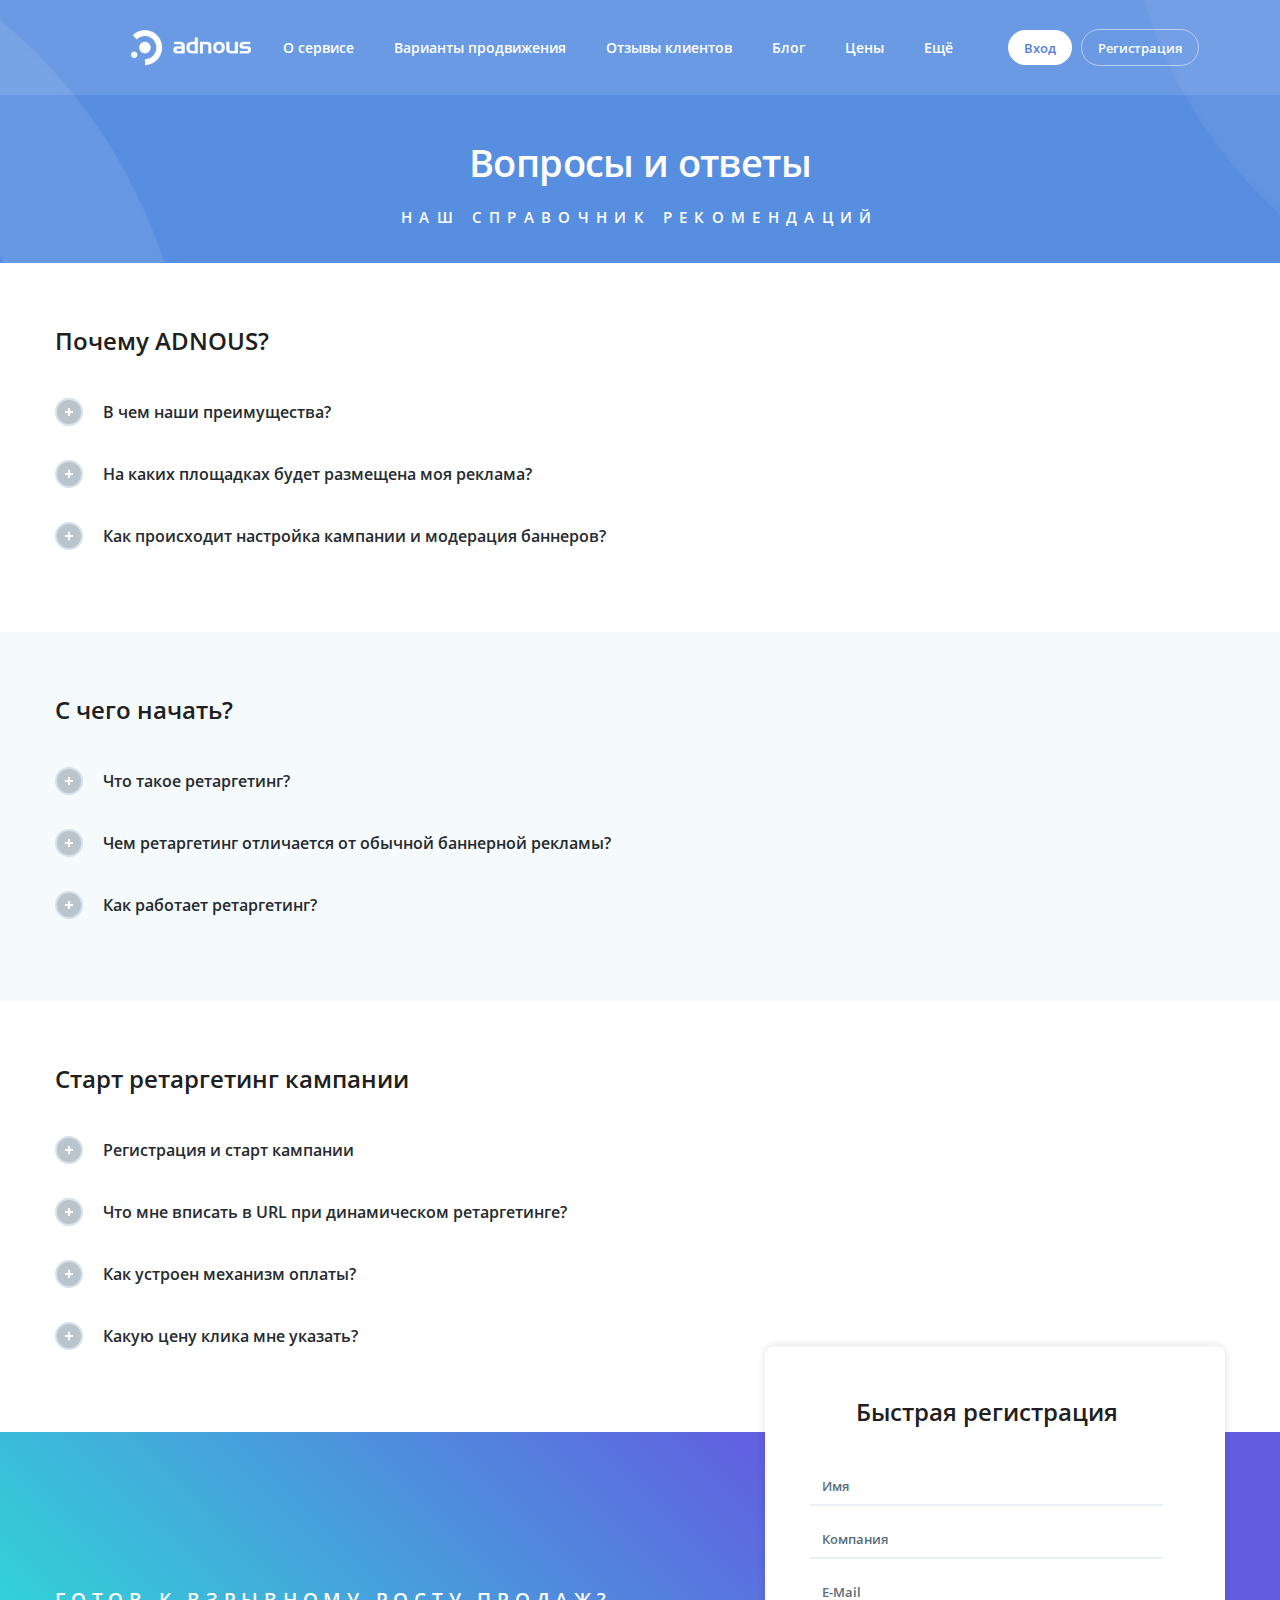
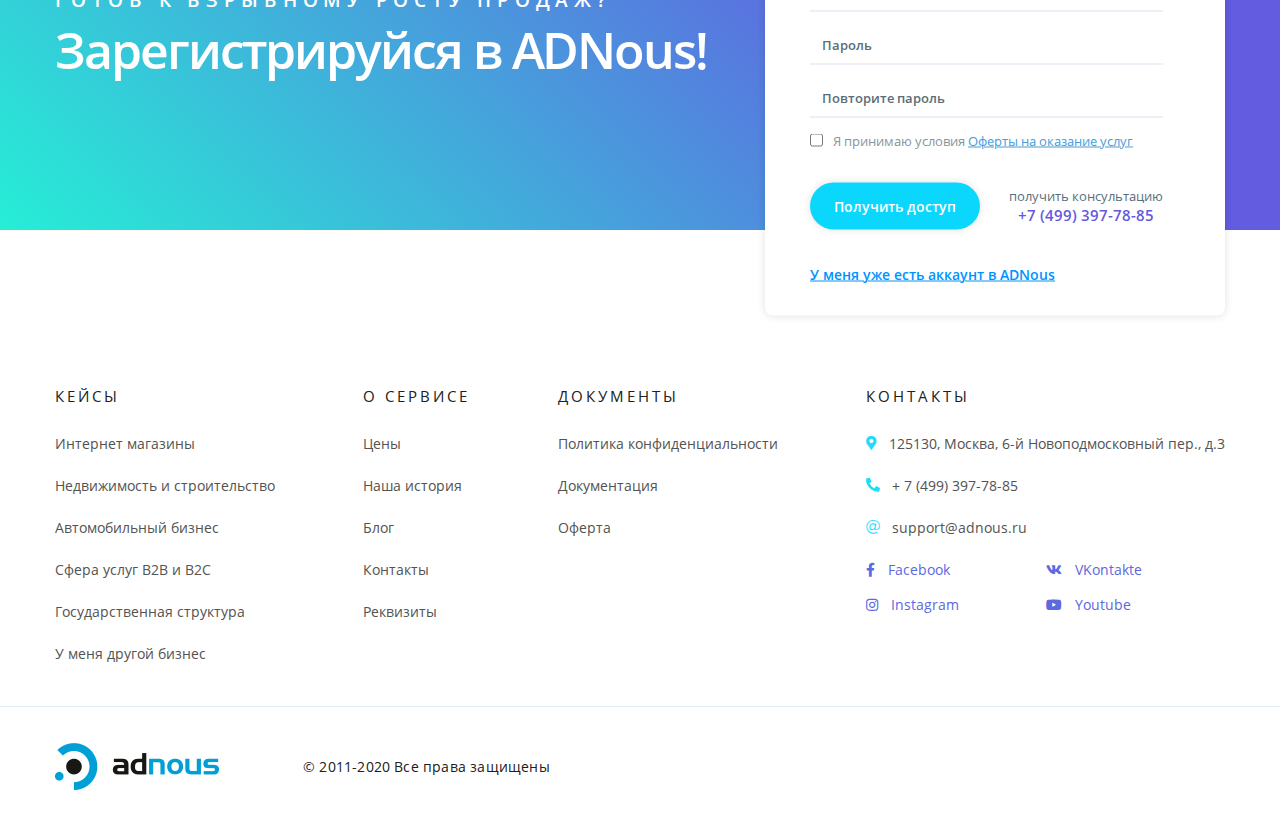
<file: pages/answers-and-guide.html>
<!DOCTYPE html>
<html lang="ru">
<head>
	<meta charset="UTF-8">
	<meta name="viewport" content="width=device-width, initial-scale=1">
	<title>Вопросы и рекомендации</title>
	<link href="https://fonts.googleapis.com/css2?family=Montserrat:wght@400;500;600&display=swap" rel="stylesheet">
	<!-- Подключения CSS -->
	<link rel="stylesheet" href="../fonts/font-awesome/css/all.min.css">
	<link rel="stylesheet" href="../css/styleAll.css">
	<link rel="stylesheet" href="../css/stylePromotionMethods.css">
	<link rel="stylesheet" href="../css/styleAnswersAndGuide.css">
	<!-- Подключение Favicons -->
	<link rel="apple-touch-icon" sizes="180x180" href="../favicons/apple-touch-icon.png">
	<link rel="icon" type="image/png" sizes="32x32" href="../favicons/favicon-32x32.png">
	<link rel="icon" type="image/png" sizes="16x16" href="../favicons/favicon-16x16.png">
	<link rel="manifest" href="../favicons/site.webmanifest">
</head>
<body>
	
	<div class="wrapper">
		<header class="header">
			<div class="header__inner">
		
				<div class="flex-row-group">
					<a href="../index.html" class="logo">
						<img src="../images/logo.png" alt="Logo" class="logo__image">
					</a>
					
					<ul class="navbar">
						<li class="navbar__item mobile">
							<a href="#" class="navbar__item__link">
								<i class="navbar__item__link-icon mobile fas fa-user"></i>
								Вход / регистрация
							</a>
							<i class="fas fa-times-circle"></i>
						</li>
						<li class="navbar__item">
							<a href="../index.html" class="navbar__item__link">
								<i class="navbar__item__link-icon mobile fas fa-th"></i>
								О сервисе
							</a>
						</li>
						<li class="navbar__item">
							<a href="promotion-methods.html" class="navbar__item__link">
								<i class="navbar__item__link-icon mobile fas fa-analytics"></i>
								Варианты продвижения
							</a>
						</li>
						<li class="navbar__item">
							<a href="business-cases.html" class="navbar__item__link">
								<i class="navbar__item__link-icon mobile fas fa-user-plus"></i>
								Отзывы клиентов
							</a>
						</li>
						<li class="navbar__item">
							<a href="blog.html" class="navbar__item__link">
								<i class="navbar__item__link-icon mobile fas fa-book"></i>
								Блог
							</a>
						</li>
						<li class="navbar__item">
							<a href="#" class="navbar__item__link">
								<i class="navbar__item__link-icon mobile fas fa-wallet"></i>
								Цены
							</a>
						</li>
						<li class="navbar__item desktop">
							<a href="#" class="navbar__item__link">Ещё</a>
						</li>
					</ul>
				</div>
		
				<div class="flex-row-group">
					<div class="reg-form">
						<div class="flex-row-group">
							<button id="login-button">Вход</button>
							<button id="signup-button">Регистрация</button>
						</div>
					</div>
					
					<div class="burger mobile">
						<i class="fal fa-bars"></i>
					</div>
				</div>
		
			</div>
		</header>

		<!-- ======================================== -->
		<!-- Begin of Page Content -->

		<div class="page-header">
			<div class="container">
				<div class="page-header__inner">

					<h3 class="page-header__title">Вопросы и ответы</h3>
					<h4 class="page-header__subtitle">Наш справочник рекомендаций</h4>
					
				</div>
			</div>
		</div>

		<div class="promotion-block">
			<div class="container">
				<div class="promotion-block__inner">

					<div class="promotion-block__answers">
						<h4 class="promotion-answers__title">Почему ADNOUS?</h4>
						<div class="promotion-answers__box">

							<div class="promotion-answers__card">
								<div class="promotion-answers-card__content">
									<h4 class="promotion-answers-card__title">
										<span class="promotion-answers__status"></span>
										В чем наши преимущества?
									</h4>
									<p class="promotion-answers-card__plaintext">
										1. Полностью клиенто-ориентированный “End-to-end” подход: наши специалисты ведут Вашу кампанию от момента регистрации, активно дают рекомендации по кампании, подготавливают баннеры совершенно бесплатно и готовы обсудить любые Выши вопросы. <br/>
										2. Прозрачная система оплаты: 1 клик - 1 списание средств равное цене, которую Вы указали <br/>
										3. Возможность тестирования системы при минимальном бюджете: минимальный бюджет кампании составляет 10 т.р. <br/>
										4. Сотрудничая с Adnous Вы знаете точно, сколько составят расходы на рекламу без дополнительных комиссий, НДС или расходов на дополнительных сотрудников по рекламе с Вашей стороны.
									</p>
								</div>
							</div>

							<div class="promotion-answers__card">
								<div class="promotion-answers-card__content">
									<h4 class="promotion-answers-card__title">
										<span class="promotion-answers__status"></span>
										На каких площадках будет размещена моя реклама?
									</h4>
									<p class="promotion-answers-card__plaintext"></p>
								</div>
							</div>

							<div class="promotion-answers__card">
								<div class="promotion-answers-card__content">
									<h4 class="promotion-answers-card__title">
										<span class="promotion-answers__status"></span>
										Как происходит настройка кампании и модерация баннеров?
									</h4>
									<p class="promotion-answers-card__plaintext"></p>
								</div>
							</div>

						</div>
					</div>
					
				</div>
			</div>
		</div>

		<div class="promotion-block">
			<div class="container">
				<div class="promotion-block__inner">

					<div class="promotion-block__answers">
						<h4 class="promotion-answers__title">С чего начать?</h4>
						<div class="promotion-answers__box">

							<div class="promotion-answers__card">
								<div class="promotion-answers-card__content">
									<h4 class="promotion-answers-card__title">
										<span class="promotion-answers__status"></span>
										Что такое ретаргетинг?
									</h4>
									<p class="promotion-answers-card__plaintext"></p>
								</div>
							</div>

							<div class="promotion-answers__card">
								<div class="promotion-answers-card__content">
									<h4 class="promotion-answers-card__title">
										<span class="promotion-answers__status"></span>
										Чем ретаргетинг отличается от обычной баннерной рекламы?
									</h4>
									<p class="promotion-answers-card__plaintext"></p>
								</div>
							</div>

							<div class="promotion-answers__card">
								<div class="promotion-answers-card__content">
									<h4 class="promotion-answers-card__title">
										<span class="promotion-answers__status"></span>
										Как работает ретаргетинг? 
									</h4>
									<p class="promotion-answers-card__plaintext"></p>
								</div>
							</div>

						</div>
					</div>
					
				</div>
			</div>
		</div>

		<div class="promotion-block">
			<div class="container">
				<div class="promotion-block__inner">

					<div class="promotion-block__answers">
						<h4 class="promotion-answers__title">Старт ретаргетинг кампании</h4>
						<div class="promotion-answers__box">

							<div class="promotion-answers__card">
								<div class="promotion-answers-card__content">
									<h4 class="promotion-answers-card__title">
										<span class="promotion-answers__status"></span>
										Регистрация и старт кампании
									</h4>
									<p class="promotion-answers-card__plaintext"></p>
								</div>
							</div>

							<div class="promotion-answers__card">
								<div class="promotion-answers-card__content">
									<h4 class="promotion-answers-card__title">
										<span class="promotion-answers__status"></span>
										Что мне вписать в URL при динамическом ретаргетинге?
									</h4>
									<p class="promotion-answers-card__plaintext"></p>
								</div>
							</div>

							<div class="promotion-answers__card">
								<div class="promotion-answers-card__content">
									<h4 class="promotion-answers-card__title">
										<span class="promotion-answers__status"></span>
										Как устроен механизм оплаты?
									</h4>
									<p class="promotion-answers-card__plaintext"></p>
								</div>
							</div>

							<div class="promotion-answers__card">
								<div class="promotion-answers-card__content">
									<h4 class="promotion-answers-card__title">
										<span class="promotion-answers__status"></span>
										Какую цену клика мне указать?
									</h4>
									<p class="promotion-answers-card__plaintext"></p>
								</div>
							</div>

						</div>
					</div>
					
				</div>
			</div>
		</div>
		
		<!-- End of Page Content -->
		<!-- ======================================== -->

		<div class="reg-block">
			<div class="container">
				<div class="reg-block__inner">
		
					<h4 class="reg-block__overtitle">Готов к взрывному росту продаж?</h4>
					<h3 class="reg-block__title">Зарегистрируйся в ADNous!</h3>
					<form class="reg-block__form">
						<h4 class="reg-block__form__title">Быстрая регистрация</h4>
						<input type="text" class="reg-block__form__input" placeholder="Имя">
						<input type="text" class="reg-block__form__input" placeholder="Компания">
						<input type="email" class="reg-block__form__input" placeholder="E-Mail">
						<input type="password" class="reg-block__form__input" placeholder="Пароль">
						<input type="password" class="reg-block__form__input" placeholder="Повторите пароль">
						<div class="flex-row-group justify-start">
							<input type="checkbox" class="reg-block__form__checkbox">
							<span class="weg-block__form__line">Я принимаю условия </span>
							<a href="#" class="weg-block__form__link">Оферты на оказание услуг</a>
						</div>
						<div class="flex-row-group">
							<input type="submit" class="reg-block__form__submit" value="Получить доступ">
							<div class="reg-block__form__advice">
								<p class="reg-block__form__advice__line">Получить консультацию</p>
								<p class="reg-block__form__advice__number">+7 (499) 397-78-85</p>
							</div>
						</div>
						<a href="#" class="reg-block__form__login">У меня уже есть аккаунт в ADNous</a>
					</form>
					
				</div>
			</div>
		</div>
		
		<div class="subfooter">
			<div class="container">
				<div class="subfooter__inner">
		
					<div class="subfooter__menu">
						<h4 class="subfooter__menu__title">Кейсы</h4>
						<ul class="subfooter__menu__list">
							<li class="subfooter__menu__list__item">
								<a href="#" class="subfooter__menu__list__item__link">Интернет магазины</a>
							</li>
							<li class="subfooter__menu__list__item">
								<a href="#" class="subfooter__menu__list__item__link">Недвижимость и строительство</a>
							</li>
							<li class="subfooter__menu__list__item">
								<a href="#" class="subfooter__menu__list__item__link">Автомобильный бизнес</a>
							</li>
							<li class="subfooter__menu__list__item">
								<a href="#" class="subfooter__menu__list__item__link">Сфера услуг В2В и В2С</a>
							</li>
							<li class="subfooter__menu__list__item">
								<a href="#" class="subfooter__menu__list__item__link">Государственная структура</a>
							</li>
							<li class="subfooter__menu__list__item">
								<a href="#" class="subfooter__menu__list__item__link">У меня другой бизнес</a>
							</li>
						</ul>
					</div>
		
					<div class="subfooter__menu">
						<h4 class="subfooter__menu__title">О сервисе</h4>
						<ul class="subfooter__menu__list">
							<li class="subfooter__menu__list__item">
								<a href="#" class="subfooter__menu__list__item__link">Цены</a>
							</li>
							<li class="subfooter__menu__list__item">
								<a href="#" class="subfooter__menu__list__item__link">Наша история</a>
							</li>
							<li class="subfooter__menu__list__item">
								<a href="blog.html" class="subfooter__menu__list__item__link">Блог</a>
							</li>
							<li class="subfooter__menu__list__item">
								<a href="contacts.html" class="subfooter__menu__list__item__link">Контакты</a>
							</li>
							<li class="subfooter__menu__list__item">
								<a href="#" class="subfooter__menu__list__item__link">Реквизиты</a>
							</li>
						</ul>
					</div>
		
					<div class="subfooter__menu">
						<h4 class="subfooter__menu__title">Документы</h4>
						<ul class="subfooter__menu__list">
							<li class="subfooter__menu__list__item">
								<a href="#" class="subfooter__menu__list__item__link">Политика конфиденциальности</a>
							</li>
							<li class="subfooter__menu__list__item">
								<a href="#" class="subfooter__menu__list__item__link">Документация</a>
							</li>
							<li class="subfooter__menu__list__item">
								<a href="#" class="subfooter__menu__list__item__link">Оферта</a>
							</li>
						</ul>
					</div>
		
					<div class="subfooter__menu">
						<h4 class="subfooter__menu__title">Контакты</h4>
						<ul class="subfooter__menu__list">
							<li class="subfooter__menu__list__item flex-row-group justify-start">
								<i class="subfooter__menu__list__icon fas fa-map-marker-alt"></i>
								<span>125130, Москва, 6-й Новоподмосковный пер., д.3</span>
							</li>
							<li class="subfooter__menu__list__item flex-row-group justify-start">
								<i class="subfooter__menu__list__icon fas fa-phone"></i>
								<span>+ 7 (499) 397-78-85</span>
							</li>
							<li class="subfooter__menu__list__item flex-row-group justify-start">
								<i class="subfooter__menu__list__icon fal fa-at"></i>
								<span>support@adnous.ru</span>
							</li>
						</ul>
						<div class="subfooter__menu__soclink-box">
							<div class="flex-row-group justify-start">
								<a href="#" class="subfooter__menu__soclink">
									<i class="subfooter__menu__soclink__icon fab fa-facebook-f"></i>Facebook
								</a>
							</div>
							<div class="flex-row-group justify-start">
								<a href="#" class="subfooter__menu__soclink">
									<i class="subfooter__menu__soclink__icon fab fa-vk"></i>VKontakte
								</a>
							</div>
							<div class="flex-row-group justify-start">
								<a href="#" class="subfooter__menu__soclink">
									<i class="subfooter__menu__soclink__icon fab fa-instagram"></i>Instagram
								</a>
							</div>
							<div class="flex-row-group justify-start">
								<a href="#" class="subfooter__menu__soclink">
									<i class="subfooter__menu__soclink__icon fab fa-youtube"></i>Youtube
								</a>
							</div>
						</div>
					</div>
					
				</div>
			</div>
		</div>
		
		<footer class="footer">
			<div class="container">
				<div class="footer__inner">
		
					<img src="../images/logo-for-footer.png" alt="Logo" class="footer__logo">
					<span class="footer__log">&copy; 2011-2020 Все права защищены</span>
					
				</div>
			</div>
		</footer>
	</div>
		
	<script src="../js/header.js"></script>
	<script src="../js/accordeon-menu.js"></script>

</body>
</html>
</file>
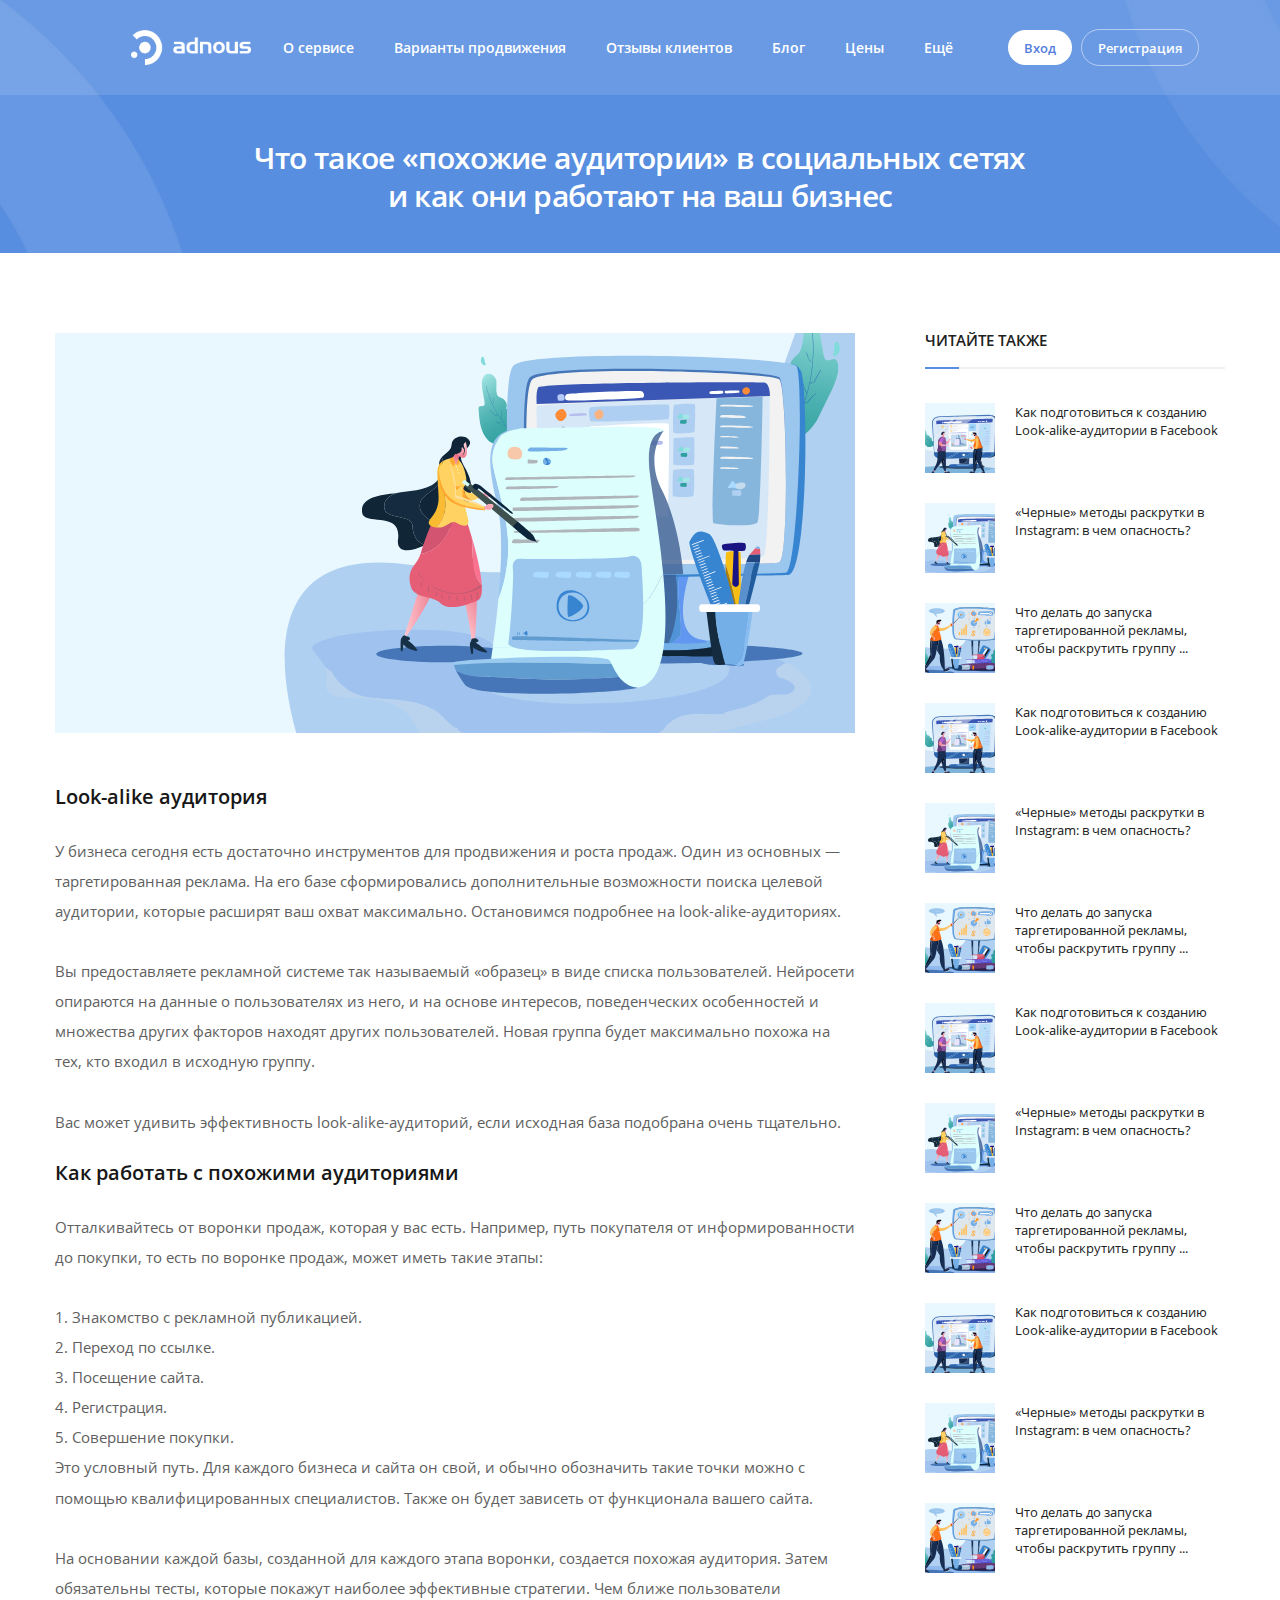
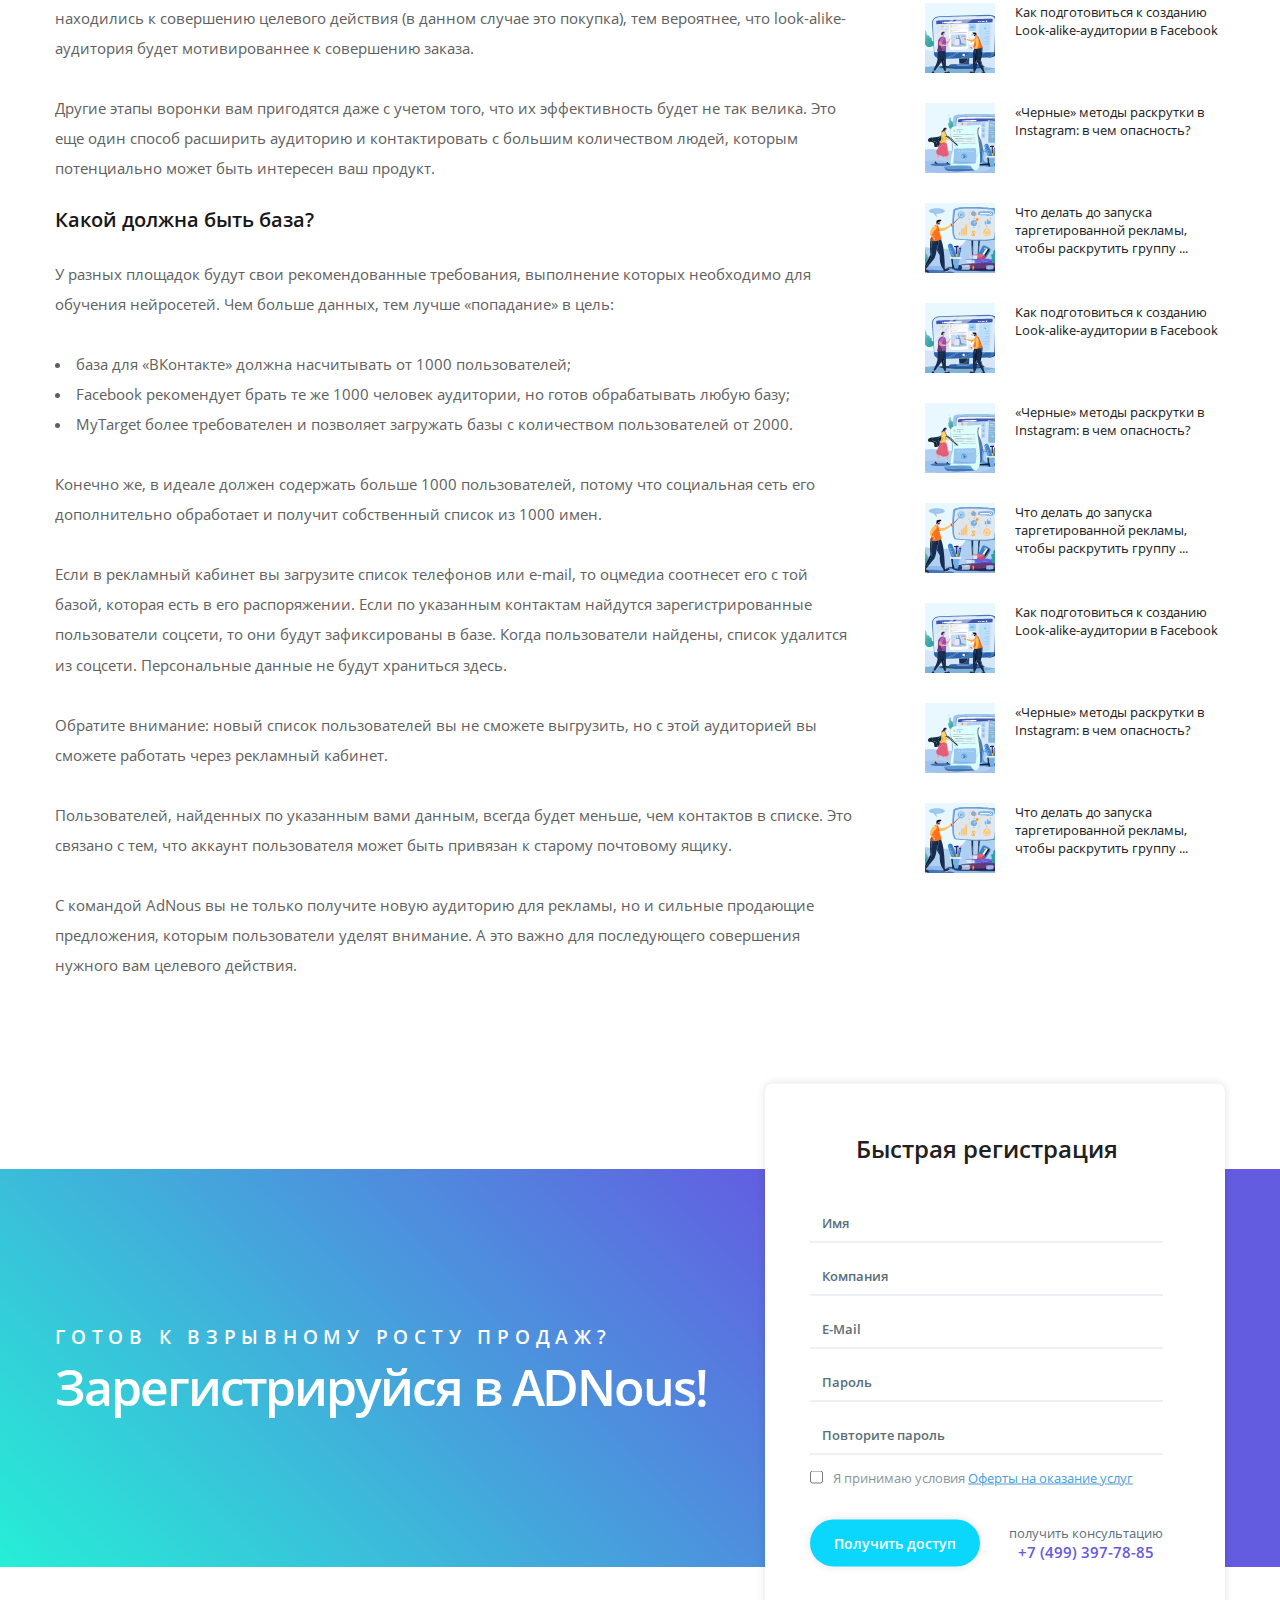
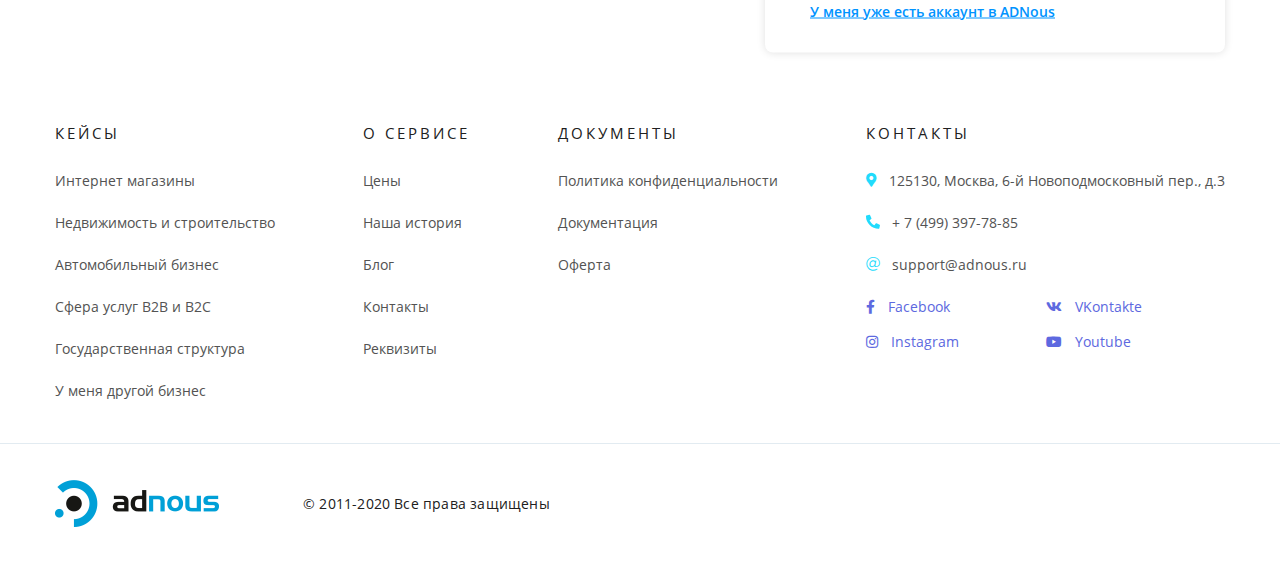
<file: pages/blog-article.html>
<!DOCTYPE html>
<html lang="ru">
<head>
	<meta charset="UTF-8">
	<meta name="viewport" content="width=device-width, initial-scale=1">
	<title>Статья блога</title>
	<link href="https://fonts.googleapis.com/css2?family=Montserrat:wght@400;500;600&display=swap" rel="stylesheet">
	<!-- Подключения CSS -->
	<link rel="stylesheet" href="../fonts/font-awesome/css/all.min.css">
	<link rel="stylesheet" href="../css/styleAll.css">
	<link rel="stylesheet" href="../css/styleBlogArticle.css">
	<!-- Подключение Favicons -->
	<link rel="apple-touch-icon" sizes="180x180" href="../favicons/apple-touch-icon.png">
	<link rel="icon" type="image/png" sizes="32x32" href="../favicons/favicon-32x32.png">
	<link rel="icon" type="image/png" sizes="16x16" href="../favicons/favicon-16x16.png">
	<link rel="manifest" href="../favicons/site.webmanifest">
</head>
<body>
	
	<div class="wrapper">
		<header class="header">
			<div class="header__inner">
		
				<div class="flex-row-group">
					<a href="../index.html" class="logo">
						<img src="../images/logo.png" alt="Logo" class="logo__image">
					</a>
					
					<ul class="navbar">
						<li class="navbar__item mobile">
							<a href="#" class="navbar__item__link">
								<i class="navbar__item__link-icon mobile fas fa-user"></i>
								Вход / регистрация
							</a>
							<i class="fas fa-times-circle"></i>
						</li>
						<li class="navbar__item">
							<a href="../index.html" class="navbar__item__link">
								<i class="navbar__item__link-icon mobile fas fa-th"></i>
								О сервисе
							</a>
						</li>
						<li class="navbar__item">
							<a href="promotion-methods.html" class="navbar__item__link">
								<i class="navbar__item__link-icon mobile fas fa-analytics"></i>
								Варианты продвижения
							</a>
						</li>
						<li class="navbar__item">
							<a href="business-cases.html" class="navbar__item__link">
								<i class="navbar__item__link-icon mobile fas fa-user-plus"></i>
								Отзывы клиентов
							</a>
						</li>
						<li class="navbar__item">
							<a href="blog.html" class="navbar__item__link">
								<i class="navbar__item__link-icon mobile fas fa-book"></i>
								Блог
							</a>
						</li>
						<li class="navbar__item">
							<a href="#" class="navbar__item__link">
								<i class="navbar__item__link-icon mobile fas fa-wallet"></i>
								Цены
							</a>
						</li>
						<li class="navbar__item desktop">
							<a href="#" class="navbar__item__link">Ещё</a>
						</li>
					</ul>
				</div>
		
				<div class="flex-row-group">
					<div class="reg-form">
						<div class="flex-row-group">
							<button id="login-button">Вход</button>
							<button id="signup-button">Регистрация</button>
						</div>
					</div>
					
					<div class="burger mobile">
						<i class="fal fa-bars"></i>
					</div>
				</div>
		
			</div>
		</header>

		<!-- ======================================== -->
		<!-- Begin of Page Content -->

		<div class="page-header">
			<div class="container">
				<div class="page-header__inner">

					<h3 class="page-header__title">
						Что такое «похожие аудитории» в социальных сетях <br/>
						и как они работают на ваш бизнес
					</h3>
					
				</div>
			</div>
		</div>

		<div class="blog-wrapper">
			<div class="container">
				<div class="blog-wrapper__inner">

					<article class="blog-content">

						<div class="blog-content__image"></div>
						<h3 class="blog-content__title">Look-alike аудитория</h3>
						<p class="blog-content__plaintext">
							У бизнеса сегодня есть достаточно инструментов для продвижения и роста продаж. Один из основных — таргетированная реклама. На его базе сформировались дополнительные возможности поиска целевой аудитории, которые расширят ваш охват максимально. Остановимся подробнее на look-alike-аудиториях. <br/>
							<br/>
							Вы предоставляете рекламной системе так называемый «образец» в виде списка пользователей. Нейросети опираются на данные о пользователях из него, и на основе интересов, поведенческих особенностей и множества других факторов находят других пользователей. Новая группа будет максимально похожа на тех, кто входил в исходную группу. <br/>
							<br/>
							Вас может удивить эффективность look-alike-аудиторий, если исходная база подобрана очень тщательно.
						</p>

						<h3 class="blog-content__title">Как работать с похожими аудиториями</h3>
						<p class="blog-content__plaintext">
							Отталкивайтесь от воронки продаж, которая у вас есть. Например, путь покупателя от информированности до покупки, то есть по воронке продаж, может иметь такие этапы: <br/>
							<br/>
							1. Знакомство с рекламной публикацией. <br/>
							2. Переход по ссылке. <br/>
							3. Посещение сайта. <br/>
							4. Регистрация. <br/>
							5. Совершение покупки. <br/>
							Это условный путь. Для каждого бизнеса и сайта он свой, и обычно обозначить такие точки можно с помощью квалифицированных специалистов. Также он будет зависеть от функционала вашего сайта. <br/>
							<br/>
							На основании каждой базы, созданной для каждого этапа воронки, создается похожая аудитория. Затем обязательны тесты, которые покажут наиболее эффективные стратегии. Чем ближе пользователи находились к совершению целевого действия (в данном случае это покупка), тем вероятнее, что look-alike-аудитория будет мотивированнее к совершению заказа. <br/>
							<br/>
							Другие этапы воронки вам пригодятся даже с учетом того, что их эффективность будет не так велика. Это еще один способ расширить аудиторию и контактировать с большим количеством людей, которым потенциально может быть интересен ваш продукт.
						</p>

						<h3 class="blog-content__title">Какой должна быть база?</h3>
						<p class="blog-content__plaintext">
							У разных площадок будут свои рекомендованные требования, выполнение которых необходимо для обучения нейросетей. Чем больше данных, тем лучше «попадание» в цель:
						</p>

						<ul class="blog-content__list">
							<li>база для «ВКонтакте» должна насчитывать от 1000 пользователей;</li>
							<li>Facebook рекомендует брать те же 1000 человек аудитории, но готов обрабатывать любую базу;</li>
							<li>MyTarget более требователен и позволяет загружать базы с количеством пользователей от 2000.</li>
						</ul>

						<p class="blog-content__plaintext">
							Конечно же, в идеале должен содержать больше 1000 пользователей, потому что социальная сеть его дополнительно обработает и получит собственный список из 1000 имен. <br/>
							<br/>
							Если в рекламный кабинет вы загрузите список телефонов или e-mail, то оцмедиа соотнесет его с той базой, которая есть в его распоряжении. Если по указанным контактам найдутся зарегистрированные пользователи соцсети, то они будут зафиксированы в базе. Когда пользователи найдены, список удалится из соцсети. Персональные данные не будут храниться здесь. <br/>
							<br/>
							Обратите внимание: новый список пользователей вы не сможете выгрузить, но с этой аудиторией вы сможете работать через рекламный кабинет. <br/>
							<br/>
							Пользователей, найденных по указанным вами данным, всегда будет меньше, чем контактов в списке. Это связано с тем, что аккаунт пользователя может быть привязан к старому почтовому ящику. <br/>
							<br/>
							С командой AdNous вы не только получите новую аудиторию для рекламы, но и сильные продающие предложения, которым пользователи уделят внимание. А это важно для последующего совершения нужного вам целевого действия.
						</p>

					</article>

					<aside class="blog-sidebar">
						<h4 class="blog-sidebar__title">Читайте также</h4>

						<a href="blog-article.html" class="blog-sidebar__card-link">
							<div class="blog-sidebar__card">
								<img src="../images/blog-1.svg" alt="Blog Poster" class="blog-sidebar-card__image">
								<h4 class="blog-sidebar-card__title">Как подготовиться к созданию Look-alike-аудитории в Facebook</h4>
							</div>
						</a>

						<a href="blog-article.html" class="blog-sidebar__card-link">
							<div class="blog-sidebar__card">
								<img src="../images/blog-2.svg" alt="Blog Poster" class="blog-sidebar-card__image">
								<h4 class="blog-sidebar-card__title">«Черные» методы раскрутки в Instagram: в чем опасность?</h4>
							</div>
						</a>

						<a href="blog-article.html" class="blog-sidebar__card-link">
							<div class="blog-sidebar__card">
								<img src="../images/blog-3.svg" alt="Blog Poster" class="blog-sidebar-card__image">
								<h4 class="blog-sidebar-card__title">Что делать до запуска таргетированной рекламы, чтобы раскрутить группу ...</h4>
							</div>
						</a>

						<a href="blog-article.html" class="blog-sidebar__card-link">
							<div class="blog-sidebar__card">
								<img src="../images/blog-1.svg" alt="Blog Poster" class="blog-sidebar-card__image">
								<h4 class="blog-sidebar-card__title">Как подготовиться к созданию Look-alike-аудитории в Facebook</h4>
							</div>
						</a>

						<a href="blog-article.html" class="blog-sidebar__card-link">
							<div class="blog-sidebar__card">
								<img src="../images/blog-2.svg" alt="Blog Poster" class="blog-sidebar-card__image">
								<h4 class="blog-sidebar-card__title">«Черные» методы раскрутки в Instagram: в чем опасность?</h4>
							</div>
						</a>

						<a href="blog-article.html" class="blog-sidebar__card-link">
							<div class="blog-sidebar__card">
								<img src="../images/blog-3.svg" alt="Blog Poster" class="blog-sidebar-card__image">
								<h4 class="blog-sidebar-card__title">Что делать до запуска таргетированной рекламы, чтобы раскрутить группу ...</h4>
							</div>
						</a>

						<a href="blog-article.html" class="blog-sidebar__card-link">
							<div class="blog-sidebar__card">
								<img src="../images/blog-1.svg" alt="Blog Poster" class="blog-sidebar-card__image">
								<h4 class="blog-sidebar-card__title">Как подготовиться к созданию Look-alike-аудитории в Facebook</h4>
							</div>
						</a>

						<a href="blog-article.html" class="blog-sidebar__card-link">
							<div class="blog-sidebar__card">
								<img src="../images/blog-2.svg" alt="Blog Poster" class="blog-sidebar-card__image">
								<h4 class="blog-sidebar-card__title">«Черные» методы раскрутки в Instagram: в чем опасность?</h4>
							</div>
						</a>

						<a href="blog-article.html" class="blog-sidebar__card-link">
							<div class="blog-sidebar__card">
								<img src="../images/blog-3.svg" alt="Blog Poster" class="blog-sidebar-card__image">
								<h4 class="blog-sidebar-card__title">Что делать до запуска таргетированной рекламы, чтобы раскрутить группу ...</h4>
							</div>
						</a>

						<a href="blog-article.html" class="blog-sidebar__card-link">
							<div class="blog-sidebar__card">
								<img src="../images/blog-1.svg" alt="Blog Poster" class="blog-sidebar-card__image">
								<h4 class="blog-sidebar-card__title">Как подготовиться к созданию Look-alike-аудитории в Facebook</h4>
							</div>
						</a>

						<a href="blog-article.html" class="blog-sidebar__card-link">
							<div class="blog-sidebar__card">
								<img src="../images/blog-2.svg" alt="Blog Poster" class="blog-sidebar-card__image">
								<h4 class="blog-sidebar-card__title">«Черные» методы раскрутки в Instagram: в чем опасность?</h4>
							</div>
						</a>

						<a href="blog-article.html" class="blog-sidebar__card-link">
							<div class="blog-sidebar__card">
								<img src="../images/blog-3.svg" alt="Blog Poster" class="blog-sidebar-card__image">
								<h4 class="blog-sidebar-card__title">Что делать до запуска таргетированной рекламы, чтобы раскрутить группу ...</h4>
							</div>
						</a>

						<a href="blog-article.html" class="blog-sidebar__card-link">
							<div class="blog-sidebar__card">
								<img src="../images/blog-1.svg" alt="Blog Poster" class="blog-sidebar-card__image">
								<h4 class="blog-sidebar-card__title">Как подготовиться к созданию Look-alike-аудитории в Facebook</h4>
							</div>
						</a>

						<a href="blog-article.html" class="blog-sidebar__card-link">
							<div class="blog-sidebar__card">
								<img src="../images/blog-2.svg" alt="Blog Poster" class="blog-sidebar-card__image">
								<h4 class="blog-sidebar-card__title">«Черные» методы раскрутки в Instagram: в чем опасность?</h4>
							</div>
						</a>

						<a href="blog-article.html" class="blog-sidebar__card-link">
							<div class="blog-sidebar__card">
								<img src="../images/blog-3.svg" alt="Blog Poster" class="blog-sidebar-card__image">
								<h4 class="blog-sidebar-card__title">Что делать до запуска таргетированной рекламы, чтобы раскрутить группу ...</h4>
							</div>
						</a>

						<a href="blog-article.html" class="blog-sidebar__card-link">
							<div class="blog-sidebar__card">
								<img src="../images/blog-1.svg" alt="Blog Poster" class="blog-sidebar-card__image">
								<h4 class="blog-sidebar-card__title">Как подготовиться к созданию Look-alike-аудитории в Facebook</h4>
							</div>
						</a>

						<a href="blog-article.html" class="blog-sidebar__card-link">
							<div class="blog-sidebar__card">
								<img src="../images/blog-2.svg" alt="Blog Poster" class="blog-sidebar-card__image">
								<h4 class="blog-sidebar-card__title">«Черные» методы раскрутки в Instagram: в чем опасность?</h4>
							</div>
						</a>

						<a href="blog-article.html" class="blog-sidebar__card-link">
							<div class="blog-sidebar__card">
								<img src="../images/blog-3.svg" alt="Blog Poster" class="blog-sidebar-card__image">
								<h4 class="blog-sidebar-card__title">Что делать до запуска таргетированной рекламы, чтобы раскрутить группу ...</h4>
							</div>
						</a>

						<a href="blog-article.html" class="blog-sidebar__card-link">
							<div class="blog-sidebar__card">
								<img src="../images/blog-1.svg" alt="Blog Poster" class="blog-sidebar-card__image">
								<h4 class="blog-sidebar-card__title">Как подготовиться к созданию Look-alike-аудитории в Facebook</h4>
							</div>
						</a>

						<a href="blog-article.html" class="blog-sidebar__card-link">
							<div class="blog-sidebar__card">
								<img src="../images/blog-2.svg" alt="Blog Poster" class="blog-sidebar-card__image">
								<h4 class="blog-sidebar-card__title">«Черные» методы раскрутки в Instagram: в чем опасность?</h4>
							</div>
						</a>

						<a href="blog-article.html" class="blog-sidebar__card-link">
							<div class="blog-sidebar__card">
								<img src="../images/blog-3.svg" alt="Blog Poster" class="blog-sidebar-card__image">
								<h4 class="blog-sidebar-card__title">Что делать до запуска таргетированной рекламы, чтобы раскрутить группу ...</h4>
							</div>
						</a>

					</aside>
					
				</div>
			</div>
		</div>

		<!-- End of Page Content -->
		<!-- ======================================== -->
		
		<div class="reg-block">
			<div class="container">
				<div class="reg-block__inner">
		
					<h4 class="reg-block__overtitle">Готов к взрывному росту продаж?</h4>
					<h3 class="reg-block__title">Зарегистрируйся в ADNous!</h3>
					<form class="reg-block__form">
						<h4 class="reg-block__form__title">Быстрая регистрация</h4>
						<input type="text" class="reg-block__form__input" placeholder="Имя">
						<input type="text" class="reg-block__form__input" placeholder="Компания">
						<input type="email" class="reg-block__form__input" placeholder="E-Mail">
						<input type="password" class="reg-block__form__input" placeholder="Пароль">
						<input type="password" class="reg-block__form__input" placeholder="Повторите пароль">
						<div class="flex-row-group justify-start">
							<input type="checkbox" class="reg-block__form__checkbox">
							<span class="weg-block__form__line">Я принимаю условия </span>
							<a href="#" class="weg-block__form__link">Оферты на оказание услуг</a>
						</div>
						<div class="flex-row-group">
							<input type="submit" class="reg-block__form__submit" value="Получить доступ">
							<div class="reg-block__form__advice">
								<p class="reg-block__form__advice__line">Получить консультацию</p>
								<p class="reg-block__form__advice__number">+7 (499) 397-78-85</p>
							</div>
						</div>
						<a href="#" class="reg-block__form__login">У меня уже есть аккаунт в ADNous</a>
					</form>
					
				</div>
			</div>
		</div>
		
		<div class="subfooter">
			<div class="container">
				<div class="subfooter__inner">
		
					<div class="subfooter__menu">
						<h4 class="subfooter__menu__title">Кейсы</h4>
						<ul class="subfooter__menu__list">
							<li class="subfooter__menu__list__item">
								<a href="#" class="subfooter__menu__list__item__link">Интернет магазины</a>
							</li>
							<li class="subfooter__menu__list__item">
								<a href="#" class="subfooter__menu__list__item__link">Недвижимость и строительство</a>
							</li>
							<li class="subfooter__menu__list__item">
								<a href="#" class="subfooter__menu__list__item__link">Автомобильный бизнес</a>
							</li>
							<li class="subfooter__menu__list__item">
								<a href="#" class="subfooter__menu__list__item__link">Сфера услуг В2В и В2С</a>
							</li>
							<li class="subfooter__menu__list__item">
								<a href="#" class="subfooter__menu__list__item__link">Государственная структура</a>
							</li>
							<li class="subfooter__menu__list__item">
								<a href="#" class="subfooter__menu__list__item__link">У меня другой бизнес</a>
							</li>
						</ul>
					</div>
		
					<div class="subfooter__menu">
						<h4 class="subfooter__menu__title">О сервисе</h4>
						<ul class="subfooter__menu__list">
							<li class="subfooter__menu__list__item">
								<a href="#" class="subfooter__menu__list__item__link">Цены</a>
							</li>
							<li class="subfooter__menu__list__item">
								<a href="#" class="subfooter__menu__list__item__link">Наша история</a>
							</li>
							<li class="subfooter__menu__list__item">
								<a href="blog.html" class="subfooter__menu__list__item__link">Блог</a>
							</li>
							<li class="subfooter__menu__list__item">
								<a href="contacts.html" class="subfooter__menu__list__item__link">Контакты</a>
							</li>
							<li class="subfooter__menu__list__item">
								<a href="#" class="subfooter__menu__list__item__link">Реквизиты</a>
							</li>
						</ul>
					</div>
		
					<div class="subfooter__menu">
						<h4 class="subfooter__menu__title">Документы</h4>
						<ul class="subfooter__menu__list">
							<li class="subfooter__menu__list__item">
								<a href="#" class="subfooter__menu__list__item__link">Политика конфиденциальности</a>
							</li>
							<li class="subfooter__menu__list__item">
								<a href="#" class="subfooter__menu__list__item__link">Документация</a>
							</li>
							<li class="subfooter__menu__list__item">
								<a href="#" class="subfooter__menu__list__item__link">Оферта</a>
							</li>
						</ul>
					</div>
		
					<div class="subfooter__menu">
						<h4 class="subfooter__menu__title">Контакты</h4>
						<ul class="subfooter__menu__list">
							<li class="subfooter__menu__list__item flex-row-group justify-start">
								<i class="subfooter__menu__list__icon fas fa-map-marker-alt"></i>
								<span>125130, Москва, 6-й Новоподмосковный пер., д.3</span>
							</li>
							<li class="subfooter__menu__list__item flex-row-group justify-start">
								<i class="subfooter__menu__list__icon fas fa-phone"></i>
								<span>+ 7 (499) 397-78-85</span>
							</li>
							<li class="subfooter__menu__list__item flex-row-group justify-start">
								<i class="subfooter__menu__list__icon fal fa-at"></i>
								<span>support@adnous.ru</span>
							</li>
						</ul>
						<div class="subfooter__menu__soclink-box">
							<div class="flex-row-group justify-start">
								<a href="#" class="subfooter__menu__soclink">
									<i class="subfooter__menu__soclink__icon fab fa-facebook-f"></i>Facebook
								</a>
							</div>
							<div class="flex-row-group justify-start">
								<a href="#" class="subfooter__menu__soclink">
									<i class="subfooter__menu__soclink__icon fab fa-vk"></i>VKontakte
								</a>
							</div>
							<div class="flex-row-group justify-start">
								<a href="#" class="subfooter__menu__soclink">
									<i class="subfooter__menu__soclink__icon fab fa-instagram"></i>Instagram
								</a>
							</div>
							<div class="flex-row-group justify-start">
								<a href="#" class="subfooter__menu__soclink">
									<i class="subfooter__menu__soclink__icon fab fa-youtube"></i>Youtube
								</a>
							</div>
						</div>
					</div>
					
				</div>
			</div>
		</div>
		
		<footer class="footer">
			<div class="container">
				<div class="footer__inner">
		
					<img src="../images/logo-for-footer.png" alt="Logo" class="footer__logo">
					<span class="footer__log">&copy; 2011-2020 Все права защищены</span>
					
				</div>
			</div>
		</footer>
	</div>
		
	<script src="../js/header.js"></script>
	
</body>
</html>
</file>
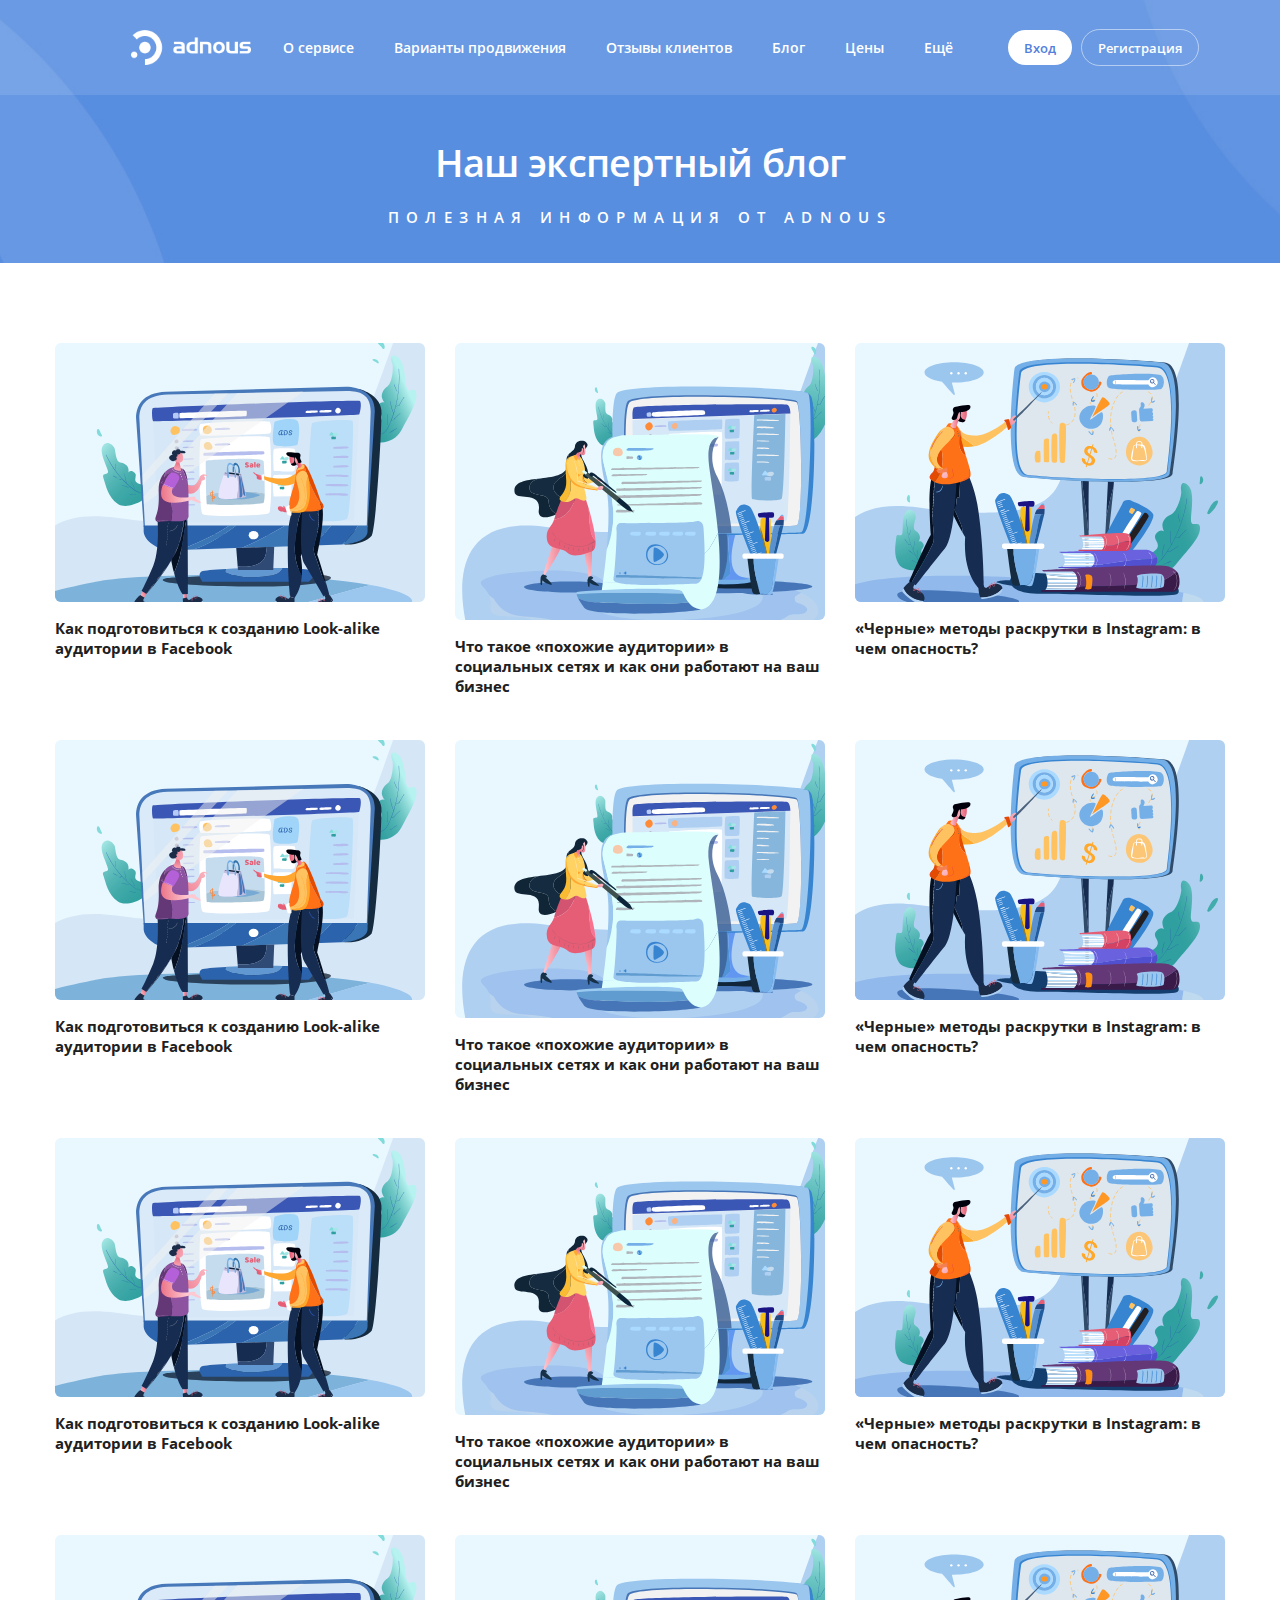
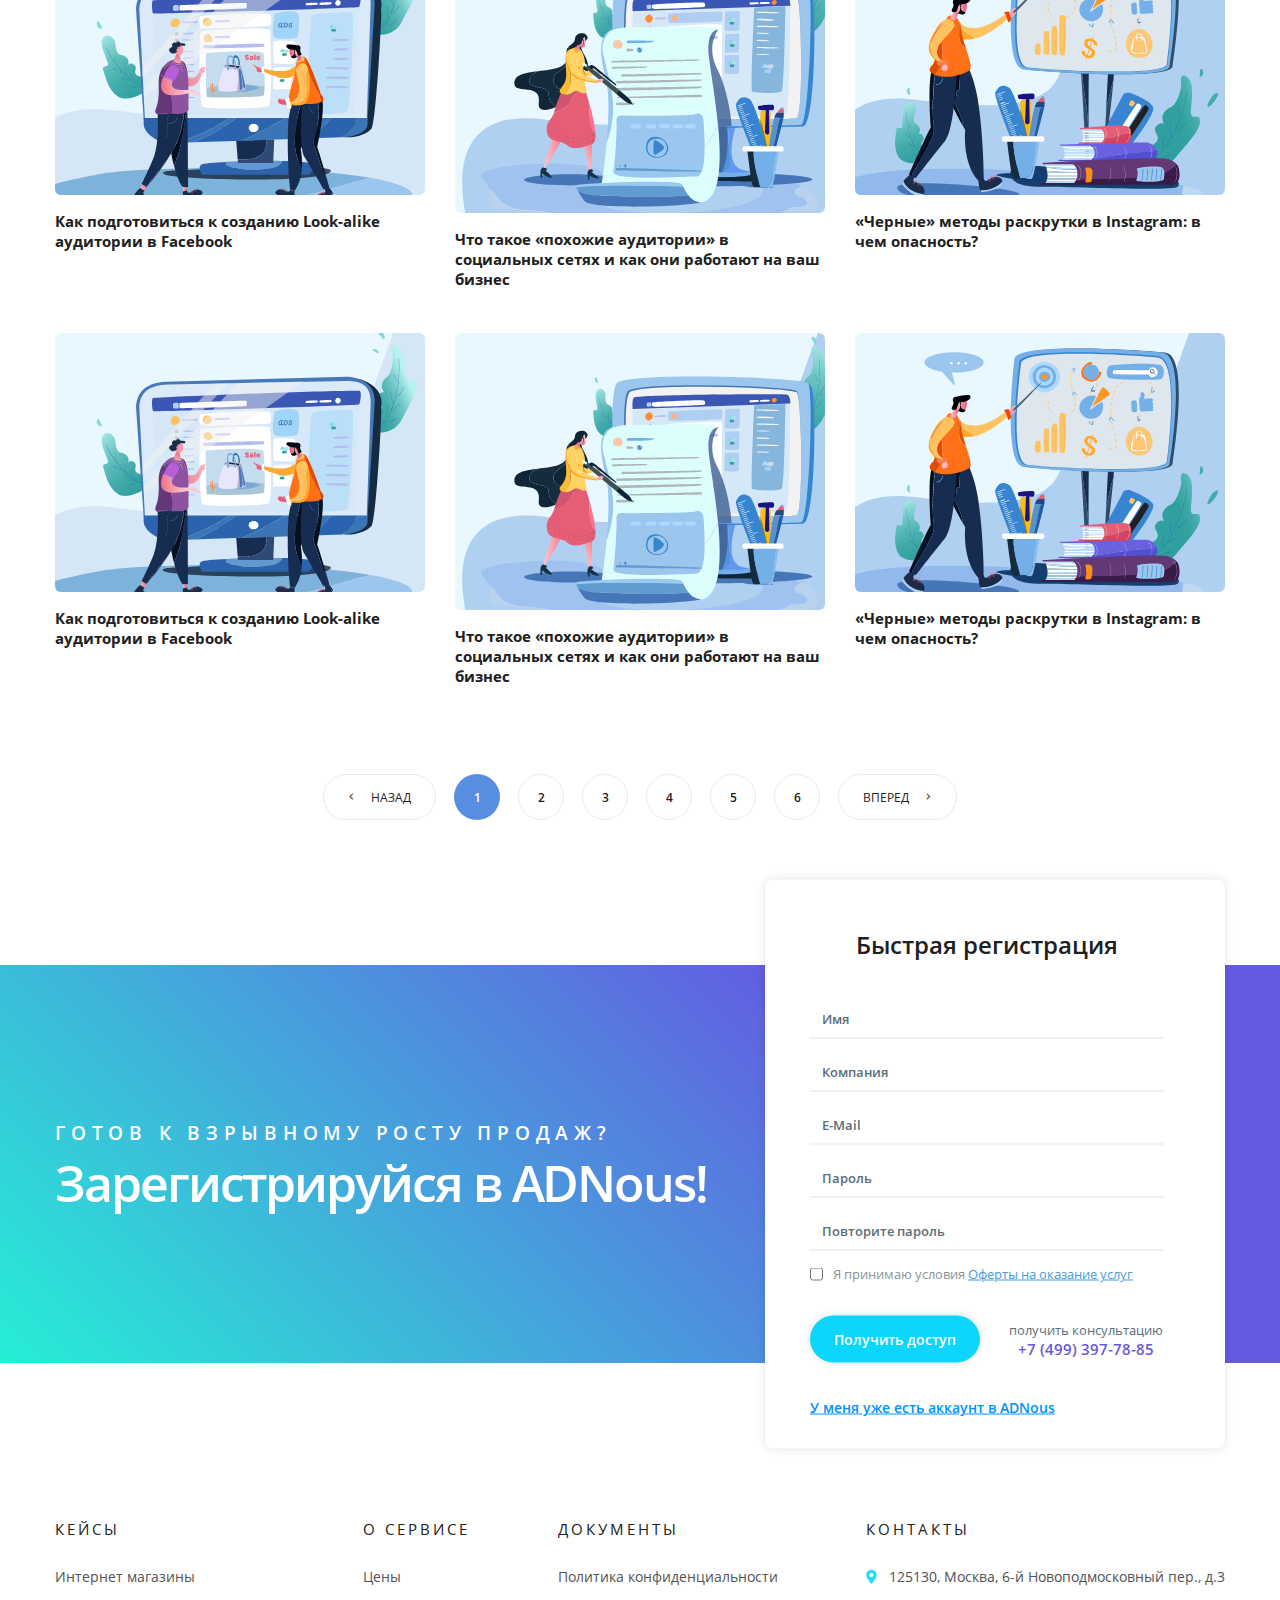
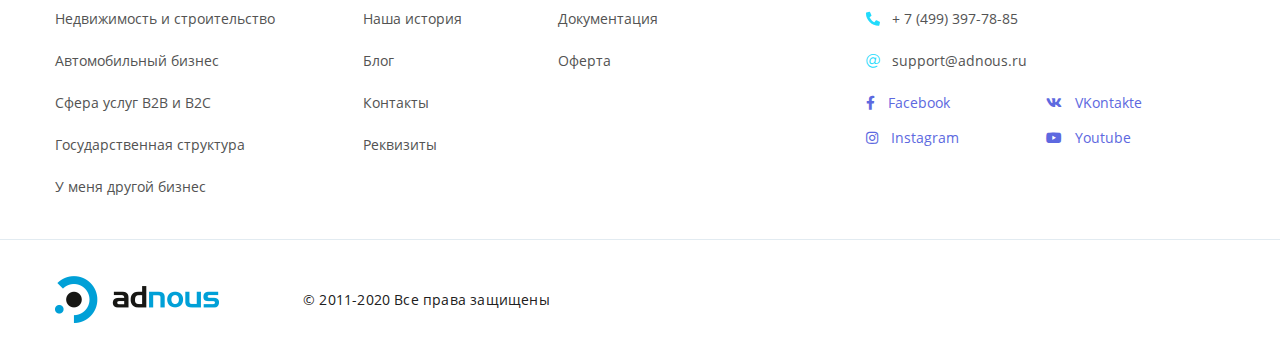
<file: pages/blog.html>
<!DOCTYPE html>
<html lang="ru">
<head>
	<meta charset="UTF-8">
	<meta name="viewport" content="width=device-width, initial-scale=1">
	<title>Блог</title>
	<link href="https://fonts.googleapis.com/css2?family=Montserrat:wght@400;500;600&display=swap" rel="stylesheet">
	<!-- Подключения CSS -->
	<link rel="stylesheet" href="../fonts/font-awesome/css/all.min.css">
	<link rel="stylesheet" href="../css/styleAll.css">
	<link rel="stylesheet" href="../css/styleBlog.css">
	<!-- Подключение Favicons -->
	<link rel="apple-touch-icon" sizes="180x180" href="../favicons/apple-touch-icon.png">
	<link rel="icon" type="image/png" sizes="32x32" href="../favicons/favicon-32x32.png">
	<link rel="icon" type="image/png" sizes="16x16" href="../favicons/favicon-16x16.png">
	<link rel="manifest" href="../favicons/site.webmanifest">
</head>
<body>
	
	<div class="wrapper">
		<header class="header">
			<div class="header__inner">
		
				<div class="flex-row-group">
					<a href="../index.html" class="logo">
						<img src="../images/logo.png" alt="Logo" class="logo__image">
					</a>
					
					<ul class="navbar">
						<li class="navbar__item mobile">
							<a href="#" class="navbar__item__link">
								<i class="navbar__item__link-icon mobile fas fa-user"></i>
								Вход / регистрация
							</a>
							<i class="fas fa-times-circle"></i>
						</li>
						<li class="navbar__item">
							<a href="../index.html" class="navbar__item__link">
								<i class="navbar__item__link-icon mobile fas fa-th"></i>
								О сервисе
							</a>
						</li>
						<li class="navbar__item">
							<a href="../pages/promotion-methods.html" class="navbar__item__link">
								<i class="navbar__item__link-icon mobile fas fa-analytics"></i>
								Варианты продвижения
							</a>
						</li>
						<li class="navbar__item">
							<a href="../pages/business-cases.html" class="navbar__item__link">
								<i class="navbar__item__link-icon mobile fas fa-user-plus"></i>
								Отзывы клиентов
							</a>
						</li>
						<li class="navbar__item">
							<a href="../pages/blog.html" class="navbar__item__link">
								<i class="navbar__item__link-icon mobile fas fa-book"></i>
								Блог
							</a>
						</li>
						<li class="navbar__item">
							<a href="#" class="navbar__item__link">
								<i class="navbar__item__link-icon mobile fas fa-wallet"></i>
								Цены
							</a>
						</li>
						<li class="navbar__item desktop">
							<a href="#" class="navbar__item__link">Ещё</a>
						</li>
					</ul>
				</div>
		
				<div class="flex-row-group">
					<div class="reg-form">
						<div class="flex-row-group">
							<button id="login-button">Вход</button>
							<button id="signup-button">Регистрация</button>
						</div>
					</div>
					
					<div class="burger mobile">
						<i class="fal fa-bars"></i>
					</div>
				</div>
		
			</div>
		</header>

		<!-- ======================================== -->
		<!-- Begin of Page Content -->

		<div class="page-header">
			<div class="container">
				<div class="page-header__inner">

					<h3 class="page-header__title">Наш экспертный блог</h3>
					<h3 class="page-header__subtitle">Полезная информация от ADNous</h3>
					
				</div>
			</div>
		</div>

		<div class="blog">
			<div class="container">
				<div class="blog__inner">

					<div class="blog__box">

						<a href="blog-article.html" class="blog-box__link">
							<div class="blog-box__card">
								<img src="../images/blog-1.svg" alt="Blog" class="blog-box-card__image">
								<h4 class="blog-box-card__title">Как подготовиться к созданию Look-alike аудитории в Facebook</h4>
							</div>
						</a>

						<a href="blog-article.html" class="blog-box__link">
							<div class="blog-box__card">
								<img src="../images/blog-2.svg" alt="Blog" class="blog-box-card__image">
								<h4 class="blog-box-card__title">Что такое «похожие аудитории» в социальных сетях и как они работают на ваш бизнес</h4>
							</div>
						</a>

						<a href="blog-article.html" class="blog-box__link">
							<div class="blog-box__card">
								<img src="../images/blog-3.svg" alt="Blog" class="blog-box-card__image">
								<h4 class="blog-box-card__title">«Черные» методы раскрутки в Instagram: в чем опасность?</h4>
							</div>
						</a>

						<a href="blog-article.html" class="blog-box__link">
							<div class="blog-box__card">
								<img src="../images/blog-1.svg" alt="Blog" class="blog-box-card__image">
								<h4 class="blog-box-card__title">Как подготовиться к созданию Look-alike аудитории в Facebook</h4>
							</div>
						</a>

						<a href="blog-article.html" class="blog-box__link">
							<div class="blog-box__card">
								<img src="../images/blog-2.svg" alt="Blog" class="blog-box-card__image">
								<h4 class="blog-box-card__title">Что такое «похожие аудитории» в социальных сетях и как они работают на ваш бизнес</h4>
							</div>
						</a>

						<a href="blog-article.html" class="blog-box__link">
							<div class="blog-box__card">
								<img src="../images/blog-3.svg" alt="Blog" class="blog-box-card__image">
								<h4 class="blog-box-card__title">«Черные» методы раскрутки в Instagram: в чем опасность?</h4>
							</div>
						</a>

						<a href="blog-article.html" class="blog-box__link">
							<div class="blog-box__card">
								<img src="../images/blog-1.svg" alt="Blog" class="blog-box-card__image">
								<h4 class="blog-box-card__title">Как подготовиться к созданию Look-alike аудитории в Facebook</h4>
							</div>
						</a>

						<a href="blog-article.html" class="blog-box__link">
							<div class="blog-box__card">
								<img src="../images/blog-2.svg" alt="Blog" class="blog-box-card__image">
								<h4 class="blog-box-card__title">Что такое «похожие аудитории» в социальных сетях и как они работают на ваш бизнес</h4>
							</div>
						</a>

						<a href="blog-article.html" class="blog-box__link">
							<div class="blog-box__card">
								<img src="../images/blog-3.svg" alt="Blog" class="blog-box-card__image">
								<h4 class="blog-box-card__title">«Черные» методы раскрутки в Instagram: в чем опасность?</h4>
							</div>
						</a>

						<a href="blog-article.html" class="blog-box__link">
							<div class="blog-box__card">
								<img src="../images/blog-1.svg" alt="Blog" class="blog-box-card__image">
								<h4 class="blog-box-card__title">Как подготовиться к созданию Look-alike аудитории в Facebook</h4>
							</div>
						</a>

						<a href="blog-article.html" class="blog-box__link">
							<div class="blog-box__card">
								<img src="../images/blog-2.svg" alt="Blog" class="blog-box-card__image">
								<h4 class="blog-box-card__title">Что такое «похожие аудитории» в социальных сетях и как они работают на ваш бизнес</h4>
							</div>
						</a>

						<a href="blog-article.html" class="blog-box__link">
							<div class="blog-box__card">
								<img src="../images/blog-3.svg" alt="Blog" class="blog-box-card__image">
								<h4 class="blog-box-card__title">«Черные» методы раскрутки в Instagram: в чем опасность?</h4>
							</div>
						</a>

						<a href="blog-article.html" class="blog-box__link">
							<div class="blog-box__card">
								<img src="../images/blog-1.svg" alt="Blog" class="blog-box-card__image">
								<h4 class="blog-box-card__title">Как подготовиться к созданию Look-alike аудитории в Facebook</h4>
							</div>
						</a>

						<a href="blog-article.html" class="blog-box__link">
							<div class="blog-box__card">
								<img src="../images/blog-2.svg" alt="Blog" class="blog-box-card__image">
								<h4 class="blog-box-card__title">Что такое «похожие аудитории» в социальных сетях и как они работают на ваш бизнес</h4>
							</div>
						</a>

						<a href="blog-article.html" class="blog-box__link">
							<div class="blog-box__card">
								<img src="../images/blog-3.svg" alt="Blog" class="blog-box-card__image">
								<h4 class="blog-box-card__title">«Черные» методы раскрутки в Instagram: в чем опасность?</h4>
							</div>
						</a>

						<!-- При изменении числа колнок в сетке - добавить или убрать данные блоки. Текущее число колонн | 3 -->
						<div class="blog-box__card column-hidden"></div>
						<div class="blog-box__card column-hidden"></div>
						<div class="blog-box__card column-hidden"></div>

					</div>

					<div class="blog__page-swithcer">
						<a href="#" class="blog-page-swithcer__switch text-button">
							<i class="fal fa-angle-left"></i>
							<span class="blog-page-swithcer__name">Назад<span>
						</a>
						<a href="#" class="blog-page-swithcer__switch active">1</a>
						<a href="#" class="blog-page-swithcer__switch">2</a>
						<a href="#" class="blog-page-swithcer__switch">3</a>
						<a href="#" class="blog-page-swithcer__switch">4</a>
						<a href="#" class="blog-page-swithcer__switch">5</a>
						<a href="#" class="blog-page-swithcer__switch">6</a>
						<a href="#" class="blog-page-swithcer__switch text-button">
							<span class="blog-page-swithcer__name">Вперед</span>
							<i class="fal fa-angle-right"></i>
						</a>
					</div>
					
				</div>
			</div>
		</div>

		<!-- End of Page Content -->
		<!-- ======================================== -->
		
		<div class="reg-block">
			<div class="container">
				<div class="reg-block__inner">
		
					<h4 class="reg-block__overtitle">Готов к взрывному росту продаж?</h4>
					<h3 class="reg-block__title">Зарегистрируйся в ADNous!</h3>
					<form class="reg-block__form">
						<h4 class="reg-block__form__title">Быстрая регистрация</h4>
						<input type="text" class="reg-block__form__input" placeholder="Имя">
						<input type="text" class="reg-block__form__input" placeholder="Компания">
						<input type="email" class="reg-block__form__input" placeholder="E-Mail">
						<input type="password" class="reg-block__form__input" placeholder="Пароль">
						<input type="password" class="reg-block__form__input" placeholder="Повторите пароль">
						<div class="flex-row-group justify-start">
							<input type="checkbox" class="reg-block__form__checkbox">
							<span class="weg-block__form__line">Я принимаю условия </span>
							<a href="#" class="weg-block__form__link">Оферты на оказание услуг</a>
						</div>
						<div class="flex-row-group">
							<input type="submit" class="reg-block__form__submit" value="Получить доступ">
							<div class="reg-block__form__advice">
								<p class="reg-block__form__advice__line">Получить консультацию</p>
								<p class="reg-block__form__advice__number">+7 (499) 397-78-85</p>
							</div>
						</div>
						<a href="#" class="reg-block__form__login">У меня уже есть аккаунт в ADNous</a>
					</form>
					
				</div>
			</div>
		</div>
		
		<div class="subfooter">
			<div class="container">
				<div class="subfooter__inner">
		
					<div class="subfooter__menu">
						<h4 class="subfooter__menu__title">Кейсы</h4>
						<ul class="subfooter__menu__list">
							<li class="subfooter__menu__list__item">
								<a href="#" class="subfooter__menu__list__item__link">Интернет магазины</a>
							</li>
							<li class="subfooter__menu__list__item">
								<a href="#" class="subfooter__menu__list__item__link">Недвижимость и строительство</a>
							</li>
							<li class="subfooter__menu__list__item">
								<a href="#" class="subfooter__menu__list__item__link">Автомобильный бизнес</a>
							</li>
							<li class="subfooter__menu__list__item">
								<a href="#" class="subfooter__menu__list__item__link">Сфера услуг В2В и В2С</a>
							</li>
							<li class="subfooter__menu__list__item">
								<a href="#" class="subfooter__menu__list__item__link">Государственная структура</a>
							</li>
							<li class="subfooter__menu__list__item">
								<a href="#" class="subfooter__menu__list__item__link">У меня другой бизнес</a>
							</li>
						</ul>
					</div>
		
					<div class="subfooter__menu">
						<h4 class="subfooter__menu__title">О сервисе</h4>
						<ul class="subfooter__menu__list">
							<li class="subfooter__menu__list__item">
								<a href="#" class="subfooter__menu__list__item__link">Цены</a>
							</li>
							<li class="subfooter__menu__list__item">
								<a href="#" class="subfooter__menu__list__item__link">Наша история</a>
							</li>
							<li class="subfooter__menu__list__item">
								<a href="blog.html" class="subfooter__menu__list__item__link">Блог</a>
							</li>
							<li class="subfooter__menu__list__item">
								<a href="contacts.html" class="subfooter__menu__list__item__link">Контакты</a>
							</li>
							<li class="subfooter__menu__list__item">
								<a href="#" class="subfooter__menu__list__item__link">Реквизиты</a>
							</li>
						</ul>
					</div>
		
					<div class="subfooter__menu">
						<h4 class="subfooter__menu__title">Документы</h4>
						<ul class="subfooter__menu__list">
							<li class="subfooter__menu__list__item">
								<a href="#" class="subfooter__menu__list__item__link">Политика конфиденциальности</a>
							</li>
							<li class="subfooter__menu__list__item">
								<a href="#" class="subfooter__menu__list__item__link">Документация</a>
							</li>
							<li class="subfooter__menu__list__item">
								<a href="#" class="subfooter__menu__list__item__link">Оферта</a>
							</li>
						</ul>
					</div>
		
					<div class="subfooter__menu">
						<h4 class="subfooter__menu__title">Контакты</h4>
						<ul class="subfooter__menu__list">
							<li class="subfooter__menu__list__item flex-row-group justify-start">
								<i class="subfooter__menu__list__icon fas fa-map-marker-alt"></i>
								<span>125130, Москва, 6-й Новоподмосковный пер., д.3</span>
							</li>
							<li class="subfooter__menu__list__item flex-row-group justify-start">
								<i class="subfooter__menu__list__icon fas fa-phone"></i>
								<span>+ 7 (499) 397-78-85</span>
							</li>
							<li class="subfooter__menu__list__item flex-row-group justify-start">
								<i class="subfooter__menu__list__icon fal fa-at"></i>
								<span>support@adnous.ru</span>
							</li>
						</ul>
						<div class="subfooter__menu__soclink-box">
							<div class="flex-row-group justify-start">
								<a href="#" class="subfooter__menu__soclink">
									<i class="subfooter__menu__soclink__icon fab fa-facebook-f"></i>Facebook
								</a>
							</div>
							<div class="flex-row-group justify-start">
								<a href="#" class="subfooter__menu__soclink">
									<i class="subfooter__menu__soclink__icon fab fa-vk"></i>VKontakte
								</a>
							</div>
							<div class="flex-row-group justify-start">
								<a href="#" class="subfooter__menu__soclink">
									<i class="subfooter__menu__soclink__icon fab fa-instagram"></i>Instagram
								</a>
							</div>
							<div class="flex-row-group justify-start">
								<a href="#" class="subfooter__menu__soclink">
									<i class="subfooter__menu__soclink__icon fab fa-youtube"></i>Youtube
								</a>
							</div>
						</div>
					</div>
					
				</div>
			</div>
		</div>
		
		<footer class="footer">
			<div class="container">
				<div class="footer__inner">
		
					<img src="../images/logo-for-footer.png" alt="Logo" class="footer__logo">
					<span class="footer__log">&copy; 2011-2020 Все права защищены</span>
					
				</div>
			</div>
		</footer>
	</div>
		
	<script src="../js/header.js"></script>
	
</body>
</html>
</file>
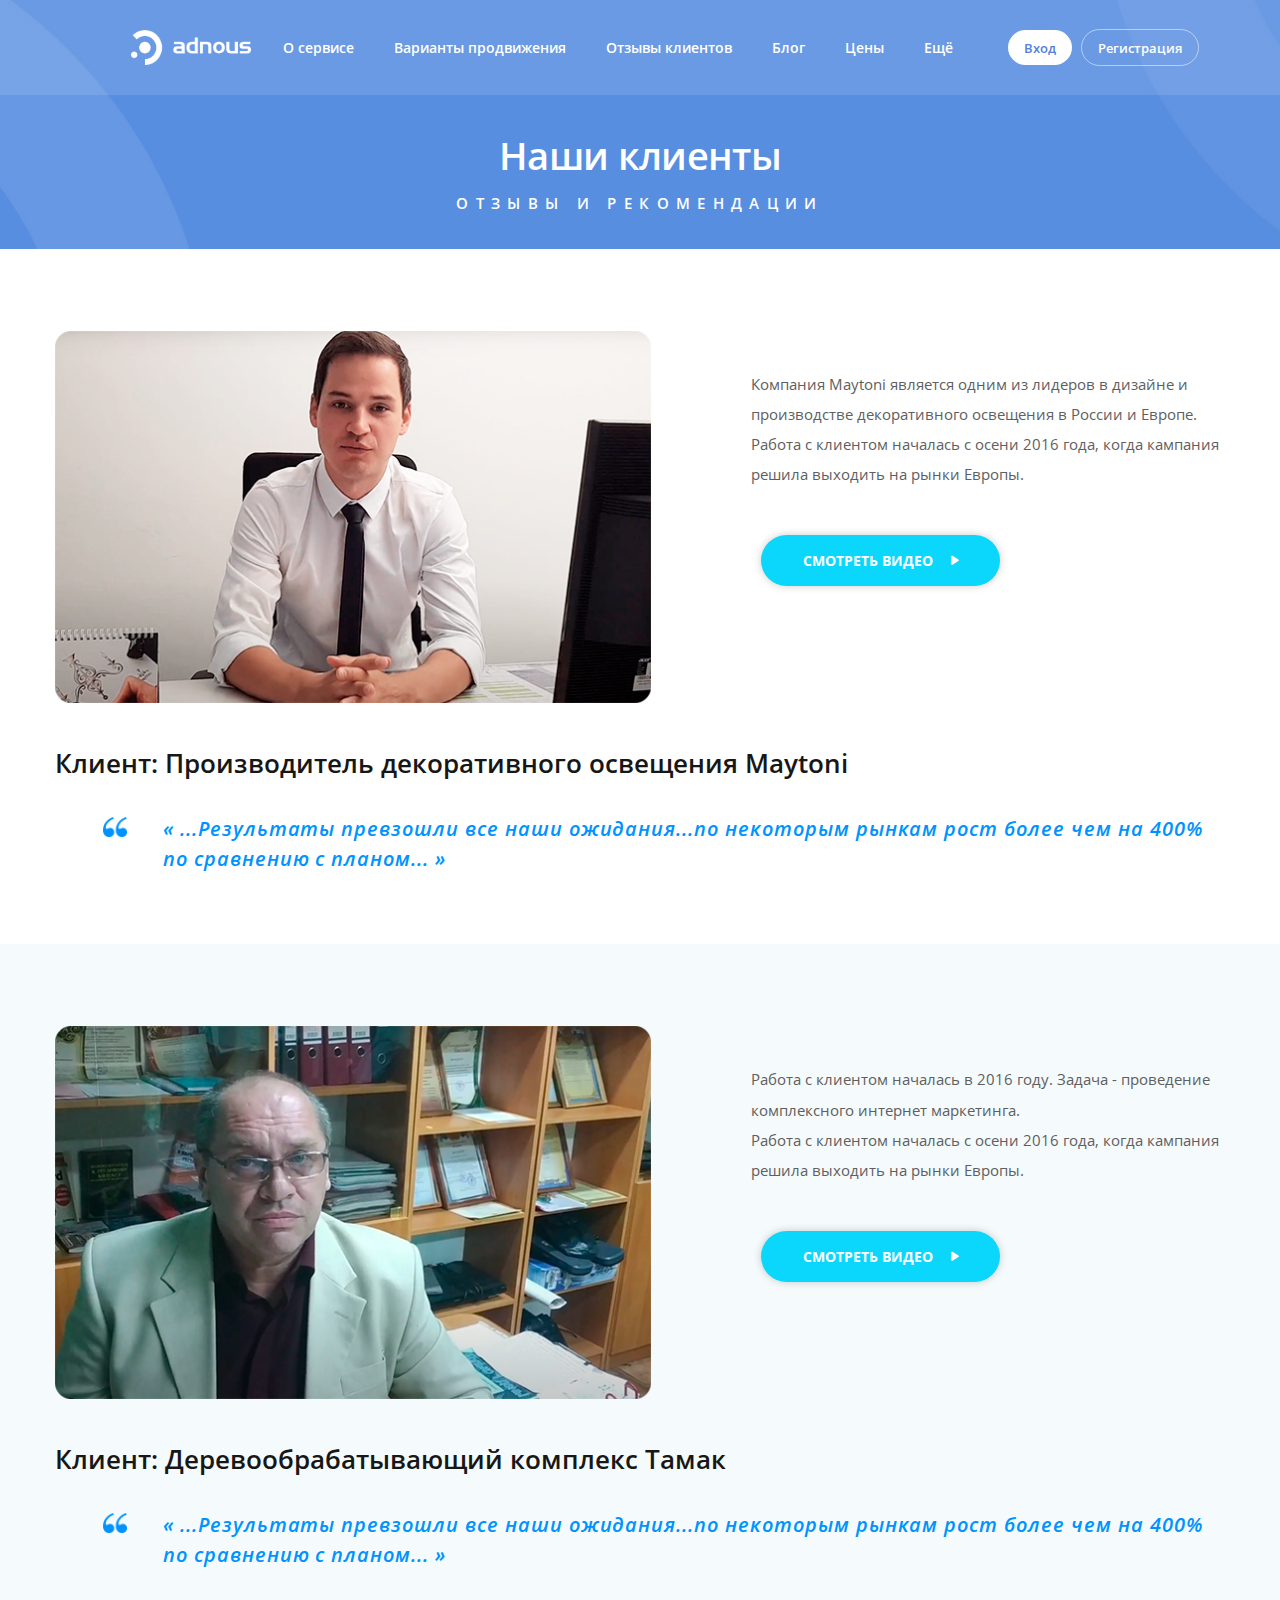
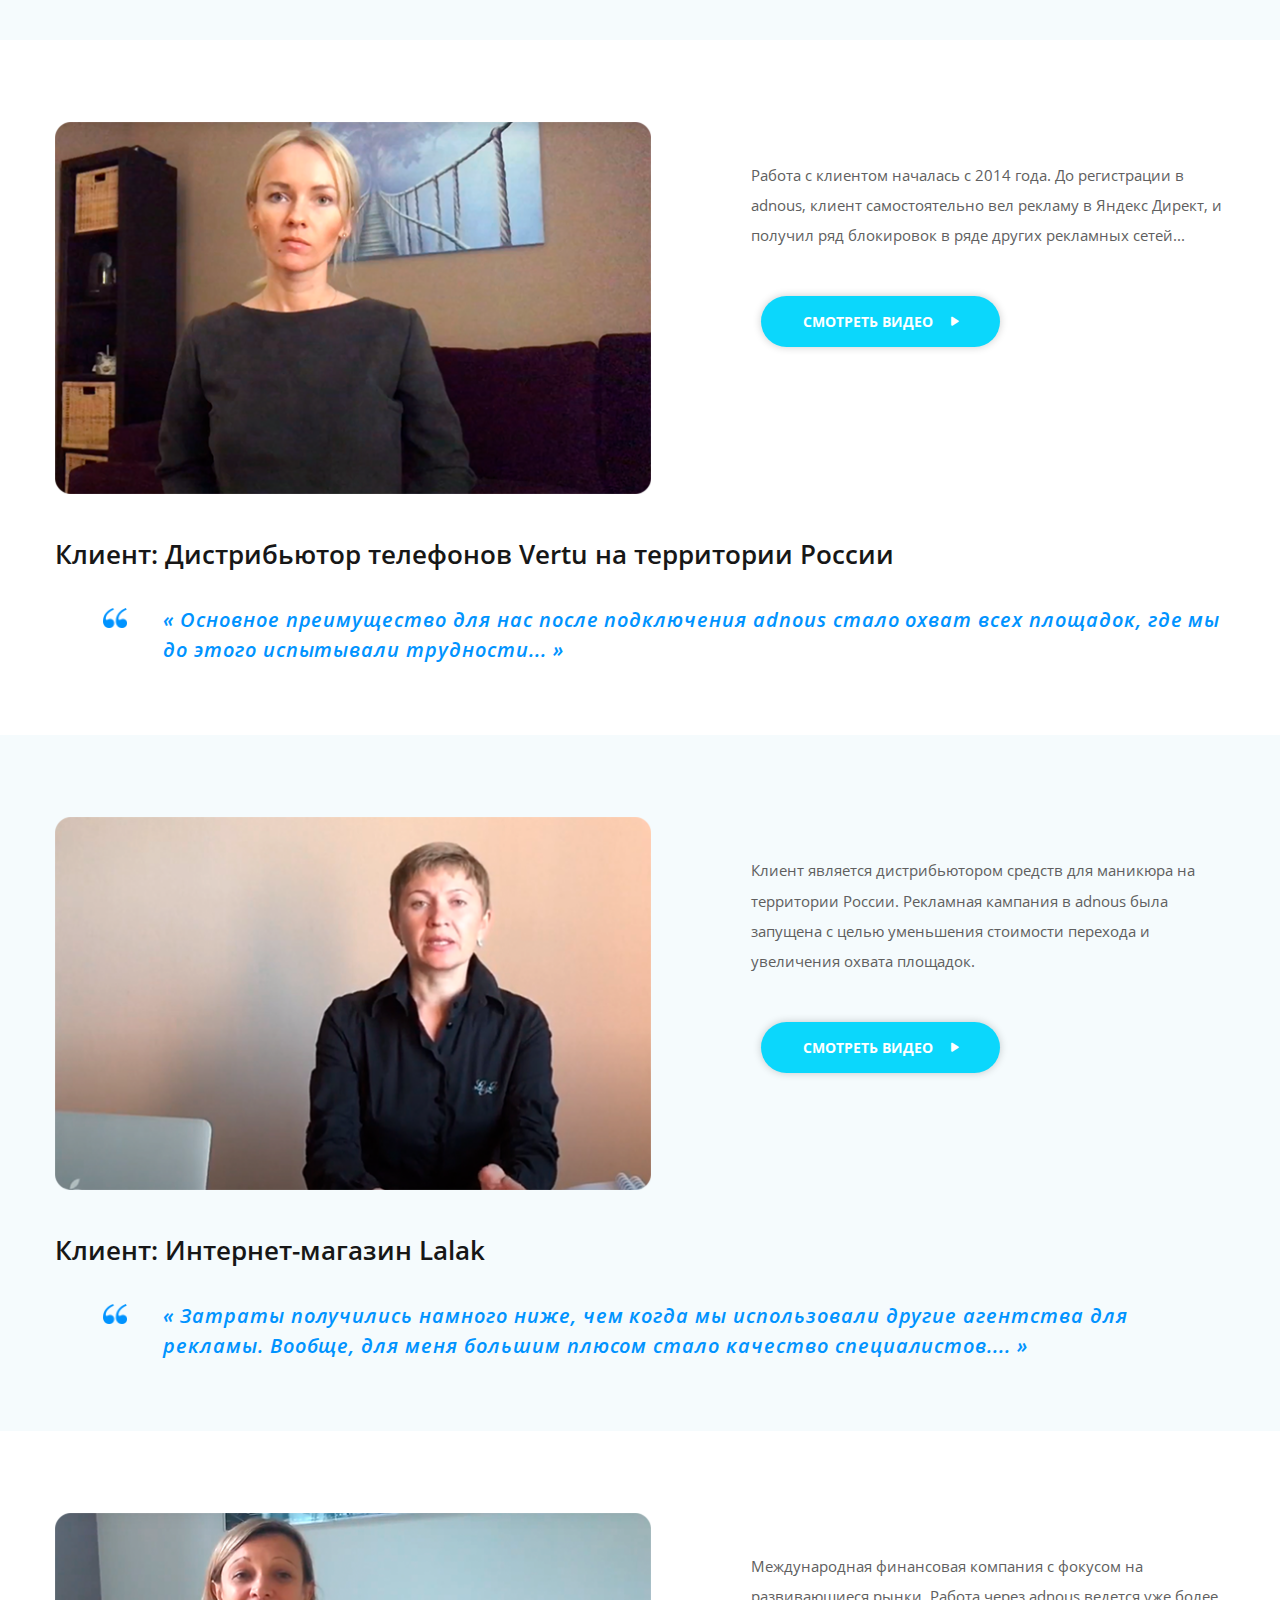
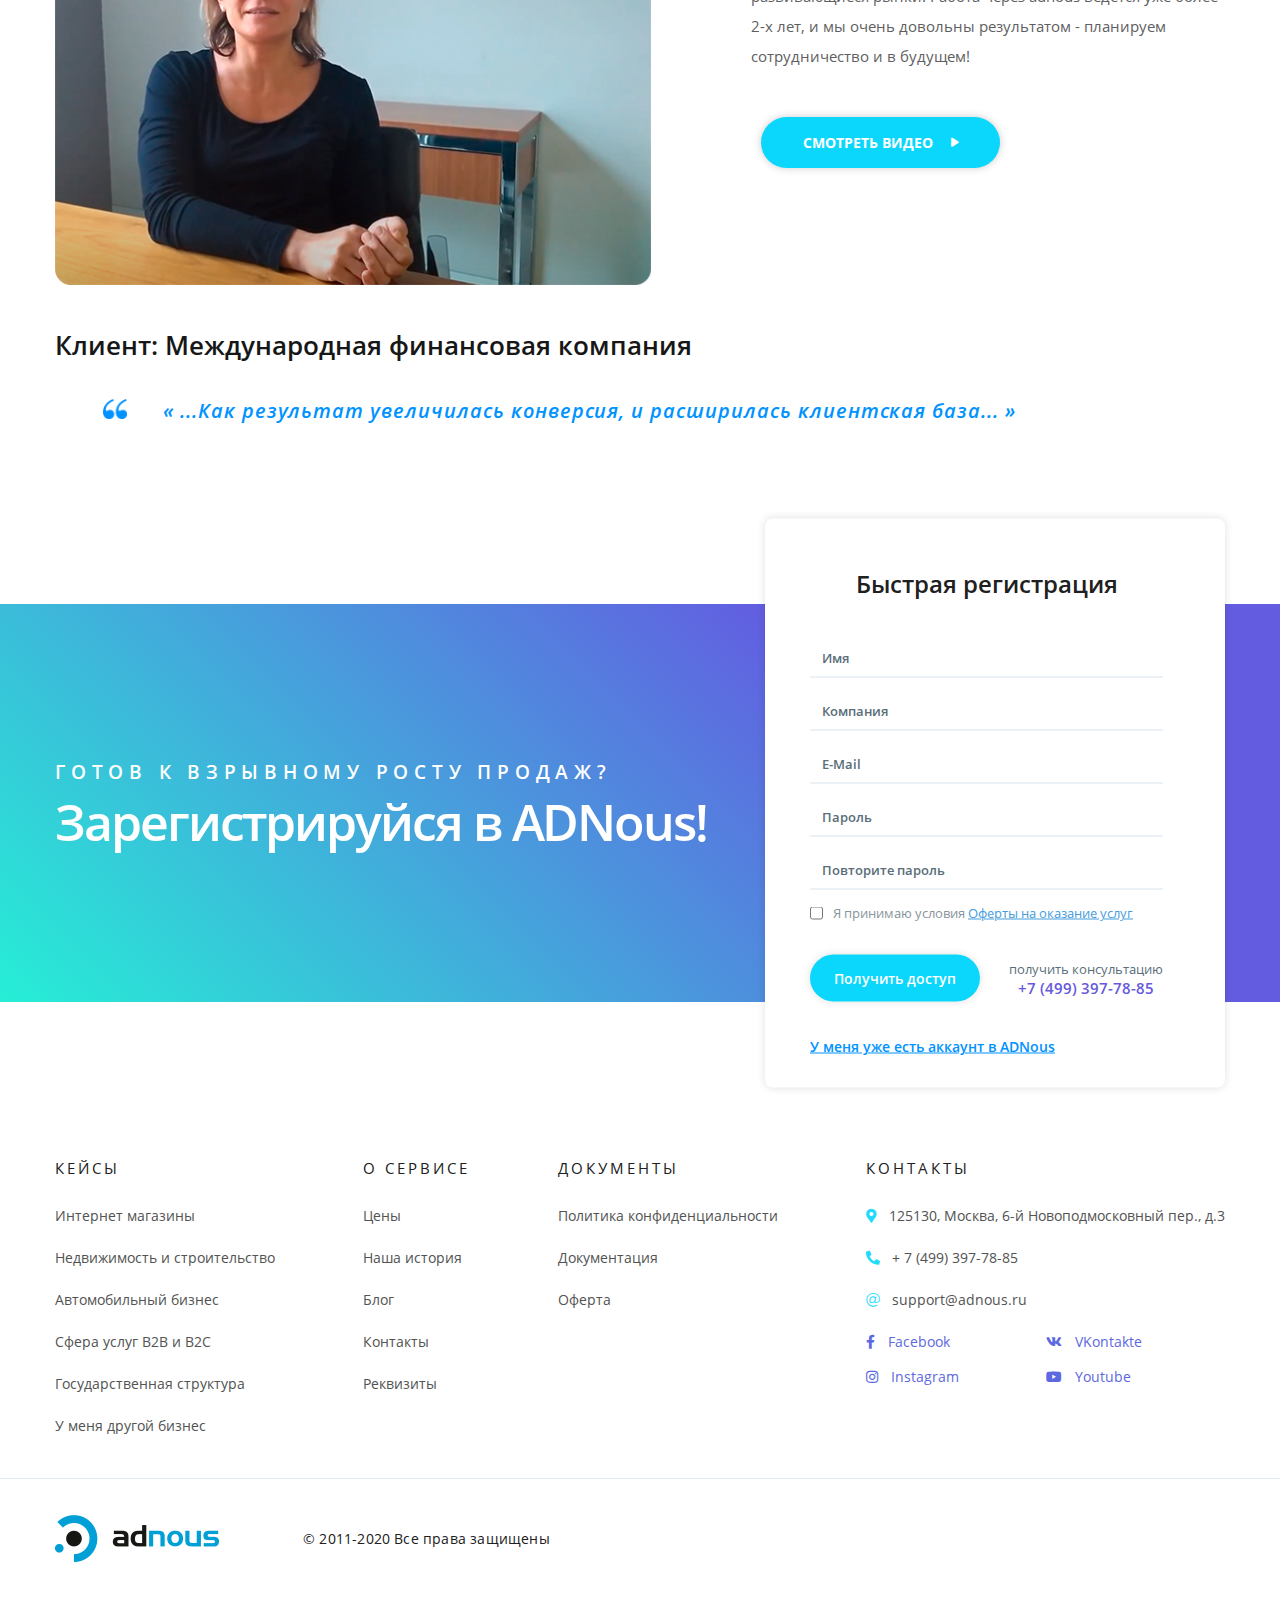
<file: pages/business-cases.html>
<!DOCTYPE html>
<html lang="ru">
<head>
	<meta charset="UTF-8">
	<meta name="viewport" content="width=device-width, initial-scale=1">
	<title>Бизнес Кейсы</title>
	<link href="https://fonts.googleapis.com/css2?family=Montserrat:wght@400;500;600&display=swap" rel="stylesheet">
	<!-- Подключения CSS -->
	<link rel="stylesheet" href="../fonts/font-awesome/css/all.min.css">
	<link rel="stylesheet" href="../css/styleAll.css">
	<link rel="stylesheet" href="../css/styleBusinessCases.css">
	<!-- Подключение Favicons -->
	<link rel="apple-touch-icon" sizes="180x180" href="../favicons/apple-touch-icon.png">
	<link rel="icon" type="image/png" sizes="32x32" href="../favicons/favicon-32x32.png">
	<link rel="icon" type="image/png" sizes="16x16" href="../favicons/favicon-16x16.png">
	<link rel="manifest" href="../favicons/site.webmanifest">
</head>
<body>
	
	<div class="wrapper">
		<header class="header">
			<div class="header__inner">
		
				<div class="flex-row-group">
					<a href="../index.html" class="logo">
						<img src="../images/logo.png" alt="Logo" class="logo__image">
					</a>
					
					<ul class="navbar">
						<li class="navbar__item mobile">
							<a href="#" class="navbar__item__link">
								<i class="navbar__item__link-icon mobile fas fa-user"></i>
								Вход / регистрация
							</a>
							<i class="fas fa-times-circle"></i>
						</li>
						<li class="navbar__item">
							<a href="../index.html" class="navbar__item__link">
								<i class="navbar__item__link-icon mobile fas fa-th"></i>
								О сервисе
							</a>
						</li>
						<li class="navbar__item">
							<a href="promotion-methods.html" class="navbar__item__link">
								<i class="navbar__item__link-icon mobile fas fa-analytics"></i>
								Варианты продвижения
							</a>
						</li>
						<li class="navbar__item">
							<a href="business-cases.html" class="navbar__item__link">
								<i class="navbar__item__link-icon mobile fas fa-user-plus"></i>
								Отзывы клиентов
							</a>
						</li>
						<li class="navbar__item">
							<a href="blog.html" class="navbar__item__link">
								<i class="navbar__item__link-icon mobile fas fa-book"></i>
								Блог
							</a>
						</li>
						<li class="navbar__item">
							<a href="#" class="navbar__item__link">
								<i class="navbar__item__link-icon mobile fas fa-wallet"></i>
								Цены
							</a>
						</li>
						<li class="navbar__item desktop">
							<a href="#" class="navbar__item__link">Ещё</a>
						</li>
					</ul>
				</div>
		
				<div class="flex-row-group">
					<div class="reg-form">
						<div class="flex-row-group">
							<button id="login-button">Вход</button>
							<button id="signup-button">Регистрация</button>
						</div>
					</div>
					
					<div class="burger mobile">
						<i class="fal fa-bars"></i>
					</div>
				</div>
		
			</div>
		</header>

		<!-- ======================================== -->
		<!-- Begin of Page Content -->

		<div class="page-header">
			<div class="container">
				<div class="page-header__inner">

					<h3 class="page-header__title">Наши клиенты</h3>
					<h4 class="page-header__subtitle">Отзывы и рекомендации</h4>

				</div>
			</div>
		</div>

		<div class="business-case">
			<div class="container">
				<div class="business-case__inner">
					<div class="business-case__box">
						<video poster="../images/poster-maytoni.png" class="business-case__videoplayer"></video>
						<div>
							<p class="business-case-box__plaintext">Компания Maytoni является одним из лидеров в дизайне и производстве декоративного освещения в России и Европе. Работа с клиентом началась с осени 2016 года, когда кампания решила выходить на рынки Европы.</p>
							<a href="#" class="section-button">Смотреть видео <i class="fas fa-caret-right"></i></a>
						</div>
					</div>
					<h3 class="business-case__title">Клиент: Производитель декоративного освещения Maytoni</h3>
					<div class="quote-box">
						<q class="business-case__quote">
							<span class="quote"></span>
							...Результаты превзошли все наши ожидания...по некоторым рынкам рост более чем на 400% по сравнению с планом...
						</q>
					</div>
				</div>
			</div>
		</div>

		<div class="business-case">
			<div class="container">
				<div class="business-case__inner">
					<div class="business-case__box">
						<video poster="../images/poster-tamak.png" class="business-case__videoplayer"></video>
						<div>
							<p class="business-case-box__plaintext">
								Работа с клиентом началась в 2016 годy. Задача - проведение комплексного интернет маркетинга. <br/>
								Работа с клиентом началась с осени 2016 года, когда кампания решила выходить на рынки Европы.
							</p>
							<a href="#" class="section-button">Смотреть видео <i class="fas fa-caret-right"></i></a>
						</div>
					</div>
					<h3 class="business-case__title">Клиент: Деревообрабатывающий комплекс Тамак​</h3>
					<div class="quote-box">
						<q class="business-case__quote">
							<span class="quote"></span>
							...Результаты превзошли все наши ожидания...по некоторым рынкам рост более чем на 400% по сравнению с планом...
						</q>
					</div>
				</div>
			</div>
		</div>

		<div class="business-case">
			<div class="container">
				<div class="business-case__inner">
					<div class="business-case__box">
						<video poster="../images/poster-vertu.png" class="business-case__videoplayer"></video>
						<div>
							<p class="business-case-box__plaintext">Работа с клиентом началась с 2014 года. До регистрации в adnous, клиент самостоятельно вел рекламу в Яндекс Директ, и получил ряд блокировок в ряде других рекламных сетей...</p>
							<a href="#" class="section-button">Смотреть видео <i class="fas fa-caret-right"></i></a>
						</div>
					</div>
					<h3 class="business-case__title">Клиент: Дистрибьютор телефонов Vertu на территории России​​</h3>
					<div class="quote-box">
						<q class="business-case__quote">
							<span class="quote"></span>
							Основное преимущество для нас после подключения adnous стало охват всех площадок, где мы до этого испытывали трудности...
						</q>
					</div>
				</div>
			</div>
		</div>

		<div class="business-case">
			<div class="container">
				<div class="business-case__inner">
					<div class="business-case__box">
						<video poster="../images/poster-lalak.png" class="business-case__videoplayer"></video>
						<div>
							<p class="business-case-box__plaintext">Клиент является дистрибьютором средств для маникюра на территории России. Рекламная кампания в adnous была запущена с целью уменьшения стоимости перехода и увеличения охвата площадок.</p>
							<a href="#" class="section-button">Смотреть видео <i class="fas fa-caret-right"></i></a>
						</div>
					</div>
					<h3 class="business-case__title">Клиент: Интернет-магазин Lalak</h3>
					<div class="quote-box">
						<q class="business-case__quote">
							<span class="quote"></span>
							Затраты получились намного ниже, чем когда мы использовали другие агентства для рекламы. Вообще, для меня большим плюсом стало качество специалистов....
						</q>
					</div>
				</div>
			</div>
		</div>

		<div class="business-case">
			<div class="container">
				<div class="business-case__inner">
					<div class="business-case__box">
						<video poster="../images/poster-finance.png" class="business-case__videoplayer"></video>
						<div>
							<p class="business-case-box__plaintext">Международная финансовая компания с фокусом на развивающиеся рынки. Работа через adnous ведется уже более 2-х лет, и мы очень довольны результатом - планируем сотрудничество и в будущем!</p>
							<a href="#" class="section-button">Смотреть видео <i class="fas fa-caret-right"></i></a>
						</div>
					</div>
					<h3 class="business-case__title">Клиент: Международная финансовая компания</h3>
					<div class="quote-box">
						<q class="business-case__quote">
							<span class="quote"></span>
							...Как результат увеличилась конверсия, и расширилась клиентская база...
						</q>
					</div>
				</div>
			</div>
		</div>

		<!-- End of Page Content -->
		<!-- ======================================== -->
		
		<div class="reg-block">
			<div class="container">
				<div class="reg-block__inner">
		
					<h4 class="reg-block__overtitle">Готов к взрывному росту продаж?</h4>
					<h3 class="reg-block__title">Зарегистрируйся в ADNous!</h3>
					<form class="reg-block__form">
						<h4 class="reg-block__form__title">Быстрая регистрация</h4>
						<input type="text" class="reg-block__form__input" placeholder="Имя">
						<input type="text" class="reg-block__form__input" placeholder="Компания">
						<input type="email" class="reg-block__form__input" placeholder="E-Mail">
						<input type="password" class="reg-block__form__input" placeholder="Пароль">
						<input type="password" class="reg-block__form__input" placeholder="Повторите пароль">
						<div class="flex-row-group justify-start">
							<input type="checkbox" class="reg-block__form__checkbox">
							<span class="weg-block__form__line">Я принимаю условия </span>
							<a href="#" class="weg-block__form__link">Оферты на оказание услуг</a>
						</div>
						<div class="flex-row-group">
							<input type="submit" class="reg-block__form__submit" value="Получить доступ">
							<div class="reg-block__form__advice">
								<p class="reg-block__form__advice__line">Получить консультацию</p>
								<p class="reg-block__form__advice__number">+7 (499) 397-78-85</p>
							</div>
						</div>
						<a href="#" class="reg-block__form__login">У меня уже есть аккаунт в ADNous</a>
					</form>
					
				</div>
			</div>
		</div>
		
		<div class="subfooter">
			<div class="container">
				<div class="subfooter__inner">
		
					<div class="subfooter__menu">
						<h4 class="subfooter__menu__title">Кейсы</h4>
						<ul class="subfooter__menu__list">
							<li class="subfooter__menu__list__item">
								<a href="#" class="subfooter__menu__list__item__link">Интернет магазины</a>
							</li>
							<li class="subfooter__menu__list__item">
								<a href="#" class="subfooter__menu__list__item__link">Недвижимость и строительство</a>
							</li>
							<li class="subfooter__menu__list__item">
								<a href="#" class="subfooter__menu__list__item__link">Автомобильный бизнес</a>
							</li>
							<li class="subfooter__menu__list__item">
								<a href="#" class="subfooter__menu__list__item__link">Сфера услуг В2В и В2С</a>
							</li>
							<li class="subfooter__menu__list__item">
								<a href="#" class="subfooter__menu__list__item__link">Государственная структура</a>
							</li>
							<li class="subfooter__menu__list__item">
								<a href="#" class="subfooter__menu__list__item__link">У меня другой бизнес</a>
							</li>
						</ul>
					</div>
		
					<div class="subfooter__menu">
						<h4 class="subfooter__menu__title">О сервисе</h4>
						<ul class="subfooter__menu__list">
							<li class="subfooter__menu__list__item">
								<a href="#" class="subfooter__menu__list__item__link">Цены</a>
							</li>
							<li class="subfooter__menu__list__item">
								<a href="#" class="subfooter__menu__list__item__link">Наша история</a>
							</li>
							<li class="subfooter__menu__list__item">
								<a href="blog.html" class="subfooter__menu__list__item__link">Блог</a>
							</li>
							<li class="subfooter__menu__list__item">
								<a href="contacts.html" class="subfooter__menu__list__item__link">Контакты</a>
							</li>
							<li class="subfooter__menu__list__item">
								<a href="#" class="subfooter__menu__list__item__link">Реквизиты</a>
							</li>
						</ul>
					</div>
		
					<div class="subfooter__menu">
						<h4 class="subfooter__menu__title">Документы</h4>
						<ul class="subfooter__menu__list">
							<li class="subfooter__menu__list__item">
								<a href="#" class="subfooter__menu__list__item__link">Политика конфиденциальности</a>
							</li>
							<li class="subfooter__menu__list__item">
								<a href="#" class="subfooter__menu__list__item__link">Документация</a>
							</li>
							<li class="subfooter__menu__list__item">
								<a href="#" class="subfooter__menu__list__item__link">Оферта</a>
							</li>
						</ul>
					</div>
		
					<div class="subfooter__menu">
						<h4 class="subfooter__menu__title">Контакты</h4>
						<ul class="subfooter__menu__list">
							<li class="subfooter__menu__list__item flex-row-group justify-start">
								<i class="subfooter__menu__list__icon fas fa-map-marker-alt"></i>
								<span>125130, Москва, 6-й Новоподмосковный пер., д.3</span>
							</li>
							<li class="subfooter__menu__list__item flex-row-group justify-start">
								<i class="subfooter__menu__list__icon fas fa-phone"></i>
								<span>+ 7 (499) 397-78-85</span>
							</li>
							<li class="subfooter__menu__list__item flex-row-group justify-start">
								<i class="subfooter__menu__list__icon fal fa-at"></i>
								<span>support@adnous.ru</span>
							</li>
						</ul>
						<div class="subfooter__menu__soclink-box">
							<div class="flex-row-group justify-start">
								<a href="#" class="subfooter__menu__soclink">
									<i class="subfooter__menu__soclink__icon fab fa-facebook-f"></i>Facebook
								</a>
							</div>
							<div class="flex-row-group justify-start">
								<a href="#" class="subfooter__menu__soclink">
									<i class="subfooter__menu__soclink__icon fab fa-vk"></i>VKontakte
								</a>
							</div>
							<div class="flex-row-group justify-start">
								<a href="#" class="subfooter__menu__soclink">
									<i class="subfooter__menu__soclink__icon fab fa-instagram"></i>Instagram
								</a>
							</div>
							<div class="flex-row-group justify-start">
								<a href="#" class="subfooter__menu__soclink">
									<i class="subfooter__menu__soclink__icon fab fa-youtube"></i>Youtube
								</a>
							</div>
						</div>
					</div>
					
				</div>
			</div>
		</div>
		
		<footer class="footer">
			<div class="container">
				<div class="footer__inner">
		
					<img src="../images/logo-for-footer.png" alt="Logo" class="footer__logo">
					<span class="footer__log">&copy; 2011-2020 Все права защищены</span>
					
				</div>
			</div>
		</footer>
	</div>
		
	<script src="../js/header.js"></script>
	
</body>
</html>
</file>
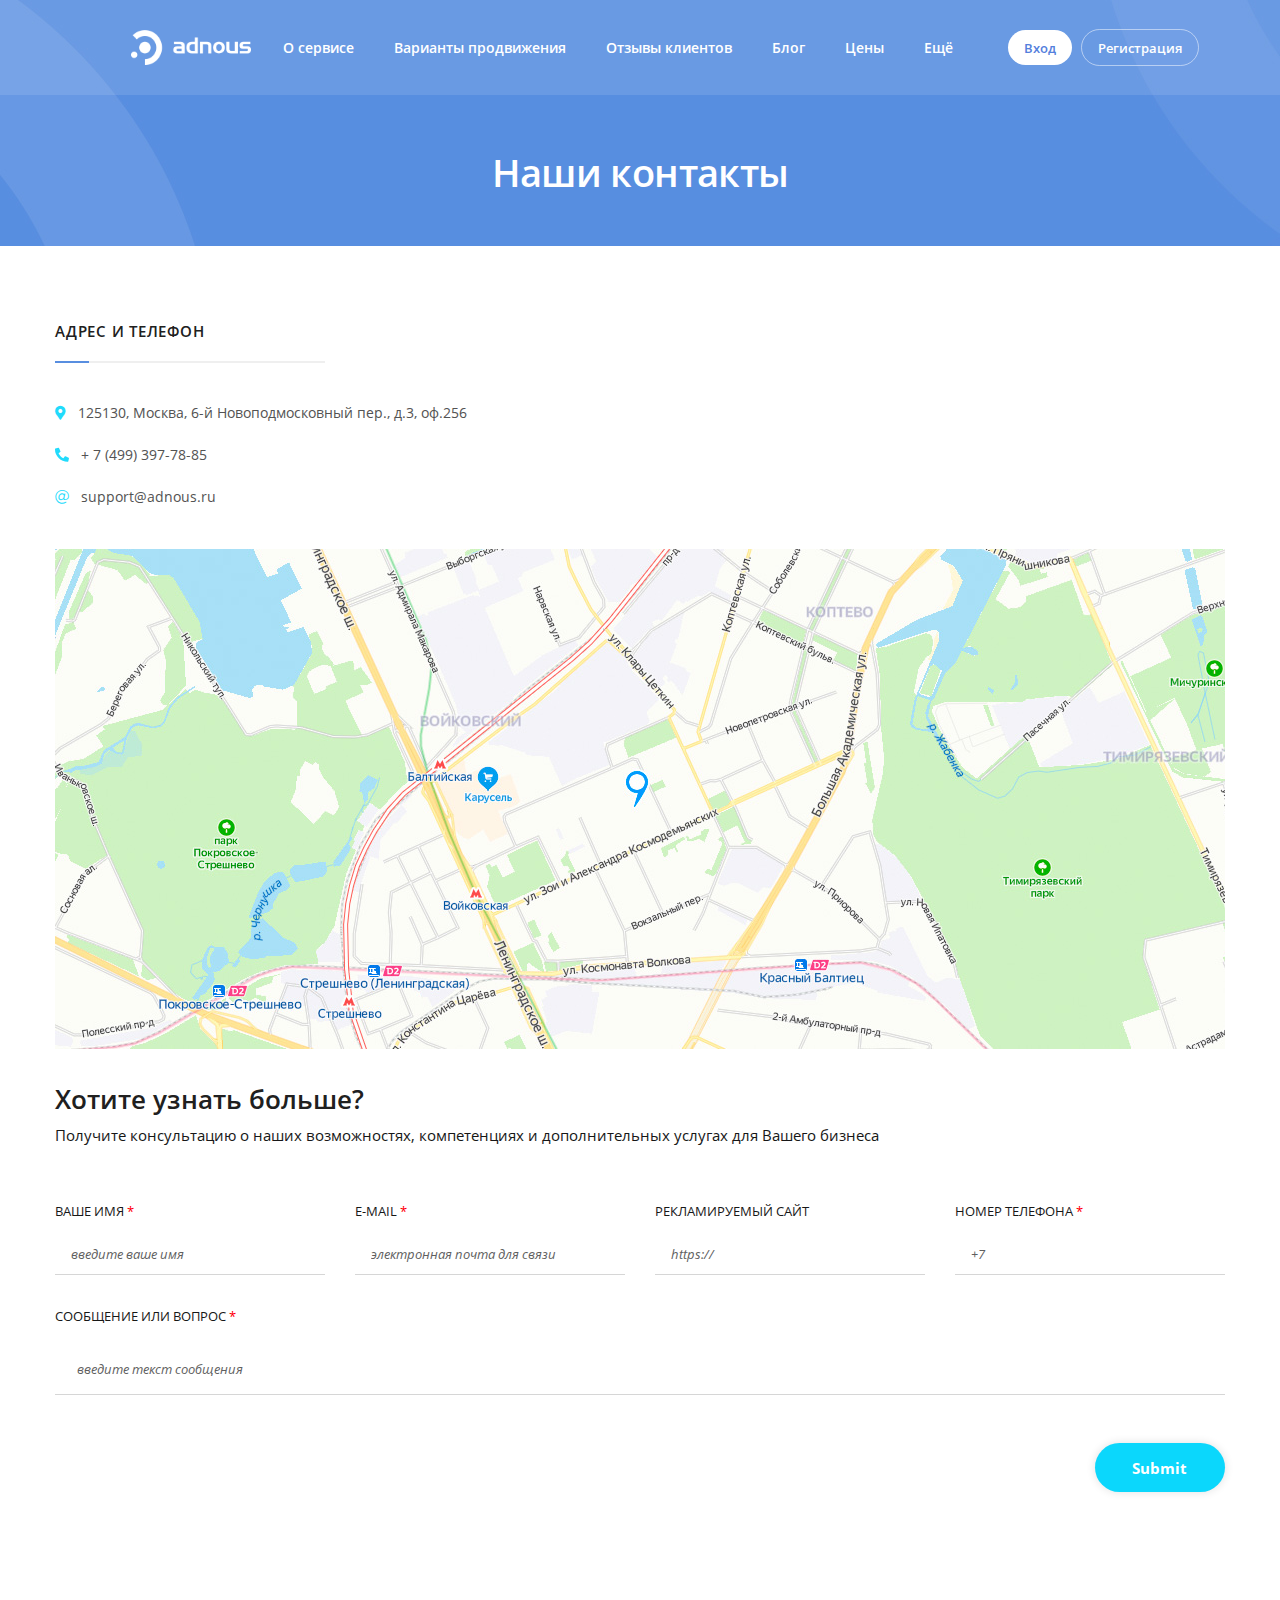
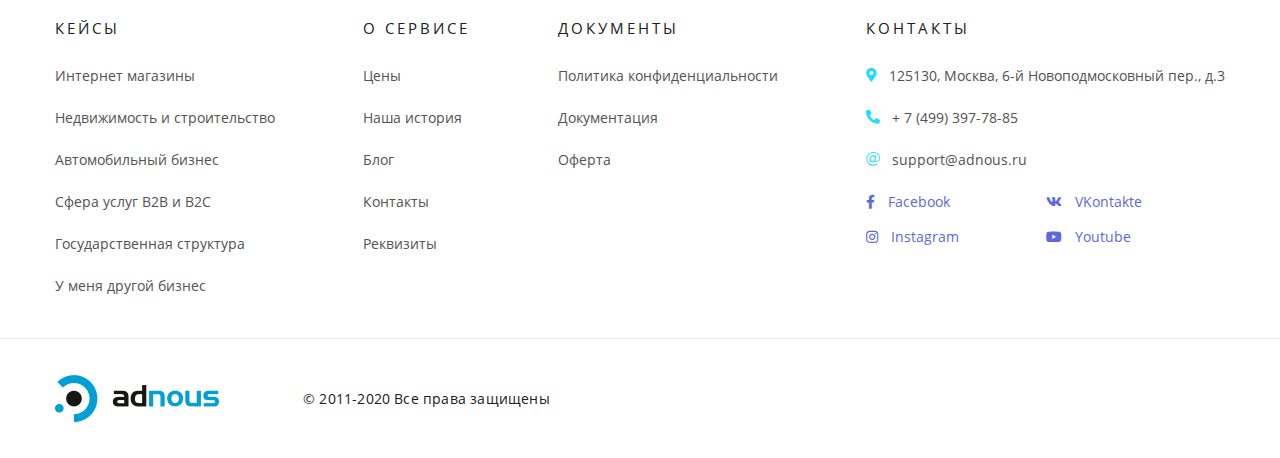
<file: pages/contacts.html>
<!DOCTYPE html>
<html lang="ru">
<head>
	<meta charset="UTF-8">
	<meta name="viewport" content="width=device-width, initial-scale=1">
	<title>Контакты</title>
	<link href="https://fonts.googleapis.com/css2?family=Montserrat:wght@400;500;600&display=swap" rel="stylesheet">
	<!-- Подключения CSS -->
	<link rel="stylesheet" href="../fonts/font-awesome/css/all.min.css">
	<link rel="stylesheet" href="../css/styleAll.css">
	<link rel="stylesheet" href="../css/styleContacts.css">
	<!-- Подключение Favicons -->
	<link rel="apple-touch-icon" sizes="180x180" href="../favicons/apple-touch-icon.png">
	<link rel="icon" type="image/png" sizes="32x32" href="../favicons/favicon-32x32.png">
	<link rel="icon" type="image/png" sizes="16x16" href="../favicons/favicon-16x16.png">
	<link rel="manifest" href="../favicons/site.webmanifest">
</head>
<body>
	
	<div class="wrapper">
		<header class="header">
			<div class="header__inner">
		
				<div class="flex-row-group">
					<a href="../index.html" class="logo">
						<img src="../images/logo.png" alt="Logo" class="logo__image">
					</a>
					
					<ul class="navbar">
						<li class="navbar__item mobile">
							<a href="#" class="navbar__item__link">
								<i class="navbar__item__link-icon mobile fas fa-user"></i>
								Вход / регистрация
							</a>
							<i class="fas fa-times-circle"></i>
						</li>
						<li class="navbar__item">
							<a href="../index.html" class="navbar__item__link">
								<i class="navbar__item__link-icon mobile fas fa-th"></i>
								О сервисе
							</a>
						</li>
						<li class="navbar__item">
							<a href="promotion-methods.html" class="navbar__item__link">
								<i class="navbar__item__link-icon mobile fas fa-analytics"></i>
								Варианты продвижения
							</a>
						</li>
						<li class="navbar__item">
							<a href="business-cases.html" class="navbar__item__link">
								<i class="navbar__item__link-icon mobile fas fa-user-plus"></i>
								Отзывы клиентов
							</a>
						</li>
						<li class="navbar__item">
							<a href="blog.html" class="navbar__item__link">
								<i class="navbar__item__link-icon mobile fas fa-book"></i>
								Блог
							</a>
						</li>
						<li class="navbar__item">
							<a href="#" class="navbar__item__link">
								<i class="navbar__item__link-icon mobile fas fa-wallet"></i>
								Цены
							</a>
						</li>
						<li class="navbar__item desktop">
							<a href="#" class="navbar__item__link">Ещё</a>
						</li>
					</ul>
				</div>
		
				<div class="flex-row-group">
					<div class="reg-form">
						<div class="flex-row-group">
							<button id="login-button">Вход</button>
							<button id="signup-button">Регистрация</button>
						</div>
					</div>
					
					<div class="burger mobile">
						<i class="fal fa-bars"></i>
					</div>
				</div>
		
			</div>
		</header>

		<!-- ======================================== -->
		<!-- Begin of Page Content -->

		<div class="page-header">
			<div class="container">
				<div class="page-header__inner">

					<h3 class="page-header__title">Наши контакты</h3>
					
				</div>
			</div>
		</div>

		<div class="contacts">
			<div class="container">
				<div class="contacts__inner">

					<h2 class="contacts__title">Адрес и телефон</h2>
					<ul class="subfooter__menu__list">
						<li class="subfooter__menu__list__item flex-row-group justify-start">
							<i class="subfooter__menu__list__icon fas fa-map-marker-alt"></i>
							<span>125130, Москва, 6-й Новоподмосковный пер., д.3, оф.256</span>
						</li>
						<li class="subfooter__menu__list__item flex-row-group justify-start">
							<i class="subfooter__menu__list__icon fas fa-phone"></i>
							<span>+ 7 (499) 397-78-85</span>
						</li>
						<li class="subfooter__menu__list__item flex-row-group justify-start">
							<i class="subfooter__menu__list__icon fal fa-at"></i>
							<span>support@adnous.ru</span>
						</li>
					</ul>
					<img src="../images/map.jpg" alt="Map" width="100%" class="map">
					<h3 class="section-title contacts__subtitle">Хотите узнать больше?</h3>
					<p class="contacts__plaintext">
						Получите консультацию о наших возможностях, компетенциях и дополнительных услугах для Вашего бизнеса
					</p>

					<form class="contacts__form">
						<label class="contacts-form__input-box">
							<p class="contacts-form__label">Ваше имя <span class="red">*</span></p>
							<input type="text" placeholder="введите ваше имя" class="contacts-form__input">
						</label>
						<label class="contacts-form__input-box">
							<p class="contacts-form__label">E-Mail <span class="red">*</span></p>
							<input type="email" placeholder="электронная почта для связи" class="contacts-form__input">
						</label>
						<label class="contacts-form__input-box">
							<p class="contacts-form__label">Рекламируемый сайт</p>
							<input type="text" placeholder="https://" class="contacts-form__input">
						</label>
						<label class="contacts-form__input-box">
							<p class="contacts-form__label">Номер телефона <span class="red">*</span></p>
							<input type="text" placeholder="+7" class="contacts-form__input">
						</label>
						<label class="contacts-form__input-message">
							<p class="contacts-form__label">Сообщение или вопрос <span class="red">*</span></p>
							<input type="text" placeholder="введите текст сообщения" class="contacts-form__input">
						</label>
						<input type="submit" class="contacts-form__submit">
					</form>
					
				</div>
			</div>
		</div>

		<!-- End of Page Content -->
		<!-- ======================================== -->
		
		<div class="subfooter">
			<div class="container">
				<div class="subfooter__inner">
		
					<div class="subfooter__menu">
						<h4 class="subfooter__menu__title">Кейсы</h4>
						<ul class="subfooter__menu__list">
							<li class="subfooter__menu__list__item">
								<a href="#" class="subfooter__menu__list__item__link">Интернет магазины</a>
							</li>
							<li class="subfooter__menu__list__item">
								<a href="#" class="subfooter__menu__list__item__link">Недвижимость и строительство</a>
							</li>
							<li class="subfooter__menu__list__item">
								<a href="#" class="subfooter__menu__list__item__link">Автомобильный бизнес</a>
							</li>
							<li class="subfooter__menu__list__item">
								<a href="#" class="subfooter__menu__list__item__link">Сфера услуг В2В и В2С</a>
							</li>
							<li class="subfooter__menu__list__item">
								<a href="#" class="subfooter__menu__list__item__link">Государственная структура</a>
							</li>
							<li class="subfooter__menu__list__item">
								<a href="#" class="subfooter__menu__list__item__link">У меня другой бизнес</a>
							</li>
						</ul>
					</div>
		
					<div class="subfooter__menu">
						<h4 class="subfooter__menu__title">О сервисе</h4>
						<ul class="subfooter__menu__list">
							<li class="subfooter__menu__list__item">
								<a href="#" class="subfooter__menu__list__item__link">Цены</a>
							</li>
							<li class="subfooter__menu__list__item">
								<a href="#" class="subfooter__menu__list__item__link">Наша история</a>
							</li>
							<li class="subfooter__menu__list__item">
								<a href="blog.html" class="subfooter__menu__list__item__link">Блог</a>
							</li>
							<li class="subfooter__menu__list__item">
								<a href="contacts.html" class="subfooter__menu__list__item__link">Контакты</a>
							</li>
							<li class="subfooter__menu__list__item">
								<a href="#" class="subfooter__menu__list__item__link">Реквизиты</a>
							</li>
						</ul>
					</div>
		
					<div class="subfooter__menu">
						<h4 class="subfooter__menu__title">Документы</h4>
						<ul class="subfooter__menu__list">
							<li class="subfooter__menu__list__item">
								<a href="#" class="subfooter__menu__list__item__link">Политика конфиденциальности</a>
							</li>
							<li class="subfooter__menu__list__item">
								<a href="#" class="subfooter__menu__list__item__link">Документация</a>
							</li>
							<li class="subfooter__menu__list__item">
								<a href="#" class="subfooter__menu__list__item__link">Оферта</a>
							</li>
						</ul>
					</div>
		
					<div class="subfooter__menu">
						<h4 class="subfooter__menu__title">Контакты</h4>
						<ul class="subfooter__menu__list">
							<li class="subfooter__menu__list__item flex-row-group justify-start">
								<i class="subfooter__menu__list__icon fas fa-map-marker-alt"></i>
								<span>125130, Москва, 6-й Новоподмосковный пер., д.3</span>
							</li>
							<li class="subfooter__menu__list__item flex-row-group justify-start">
								<i class="subfooter__menu__list__icon fas fa-phone"></i>
								<span>+ 7 (499) 397-78-85</span>
							</li>
							<li class="subfooter__menu__list__item flex-row-group justify-start">
								<i class="subfooter__menu__list__icon fal fa-at"></i>
								<span>support@adnous.ru</span>
							</li>
						</ul>
						<div class="subfooter__menu__soclink-box">
							<div class="flex-row-group justify-start">
								<a href="#" class="subfooter__menu__soclink">
									<i class="subfooter__menu__soclink__icon fab fa-facebook-f"></i>Facebook
								</a>
							</div>
							<div class="flex-row-group justify-start">
								<a href="#" class="subfooter__menu__soclink">
									<i class="subfooter__menu__soclink__icon fab fa-vk"></i>VKontakte
								</a>
							</div>
							<div class="flex-row-group justify-start">
								<a href="#" class="subfooter__menu__soclink">
									<i class="subfooter__menu__soclink__icon fab fa-instagram"></i>Instagram
								</a>
							</div>
							<div class="flex-row-group justify-start">
								<a href="#" class="subfooter__menu__soclink">
									<i class="subfooter__menu__soclink__icon fab fa-youtube"></i>Youtube
								</a>
							</div>
						</div>
					</div>
					
				</div>
			</div>
		</div>
		
		<footer class="footer">
			<div class="container">
				<div class="footer__inner">
		
					<img src="../images/logo-for-footer.png" alt="Logo" class="footer__logo">
					<span class="footer__log">&copy; 2011-2020 Все права защищены</span>
					
				</div>
			</div>
		</footer>
	</div>
		
	<script src="../js/header.js"></script>
	
</body>
</html>
</file>
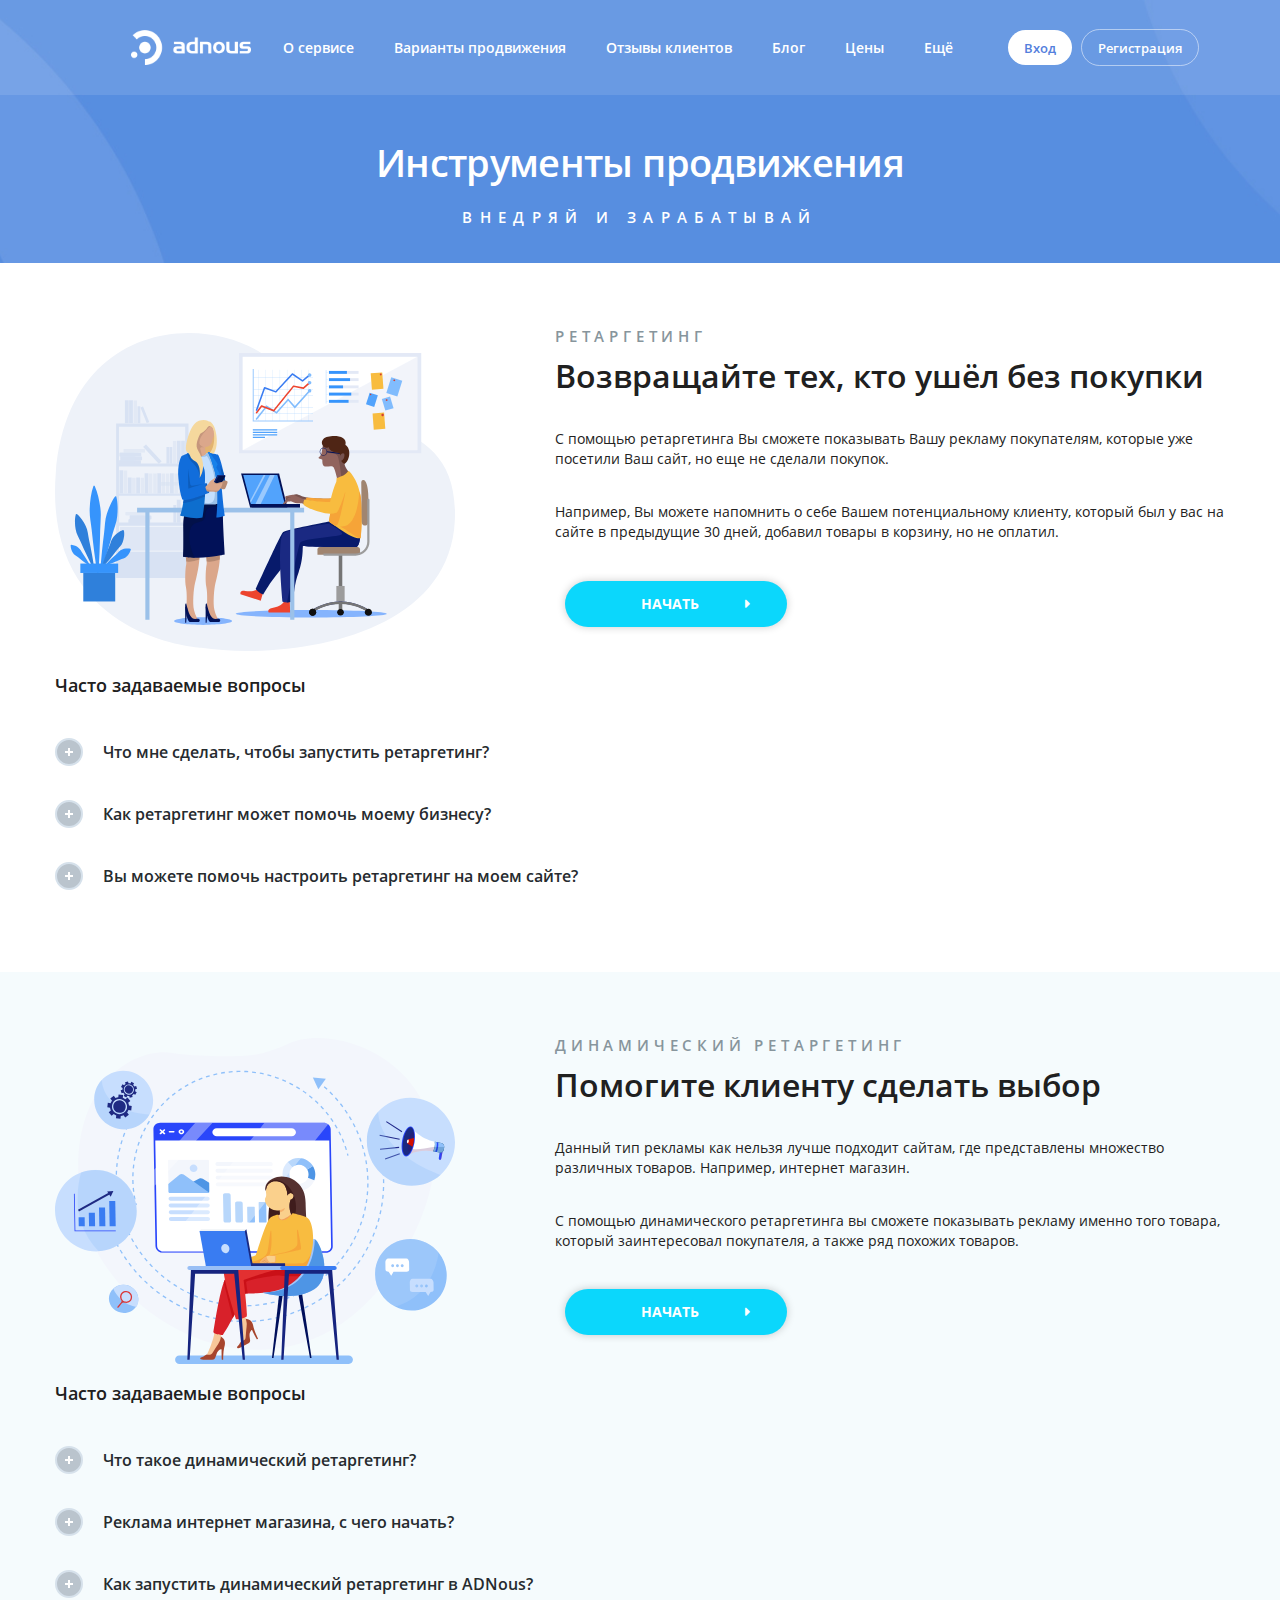
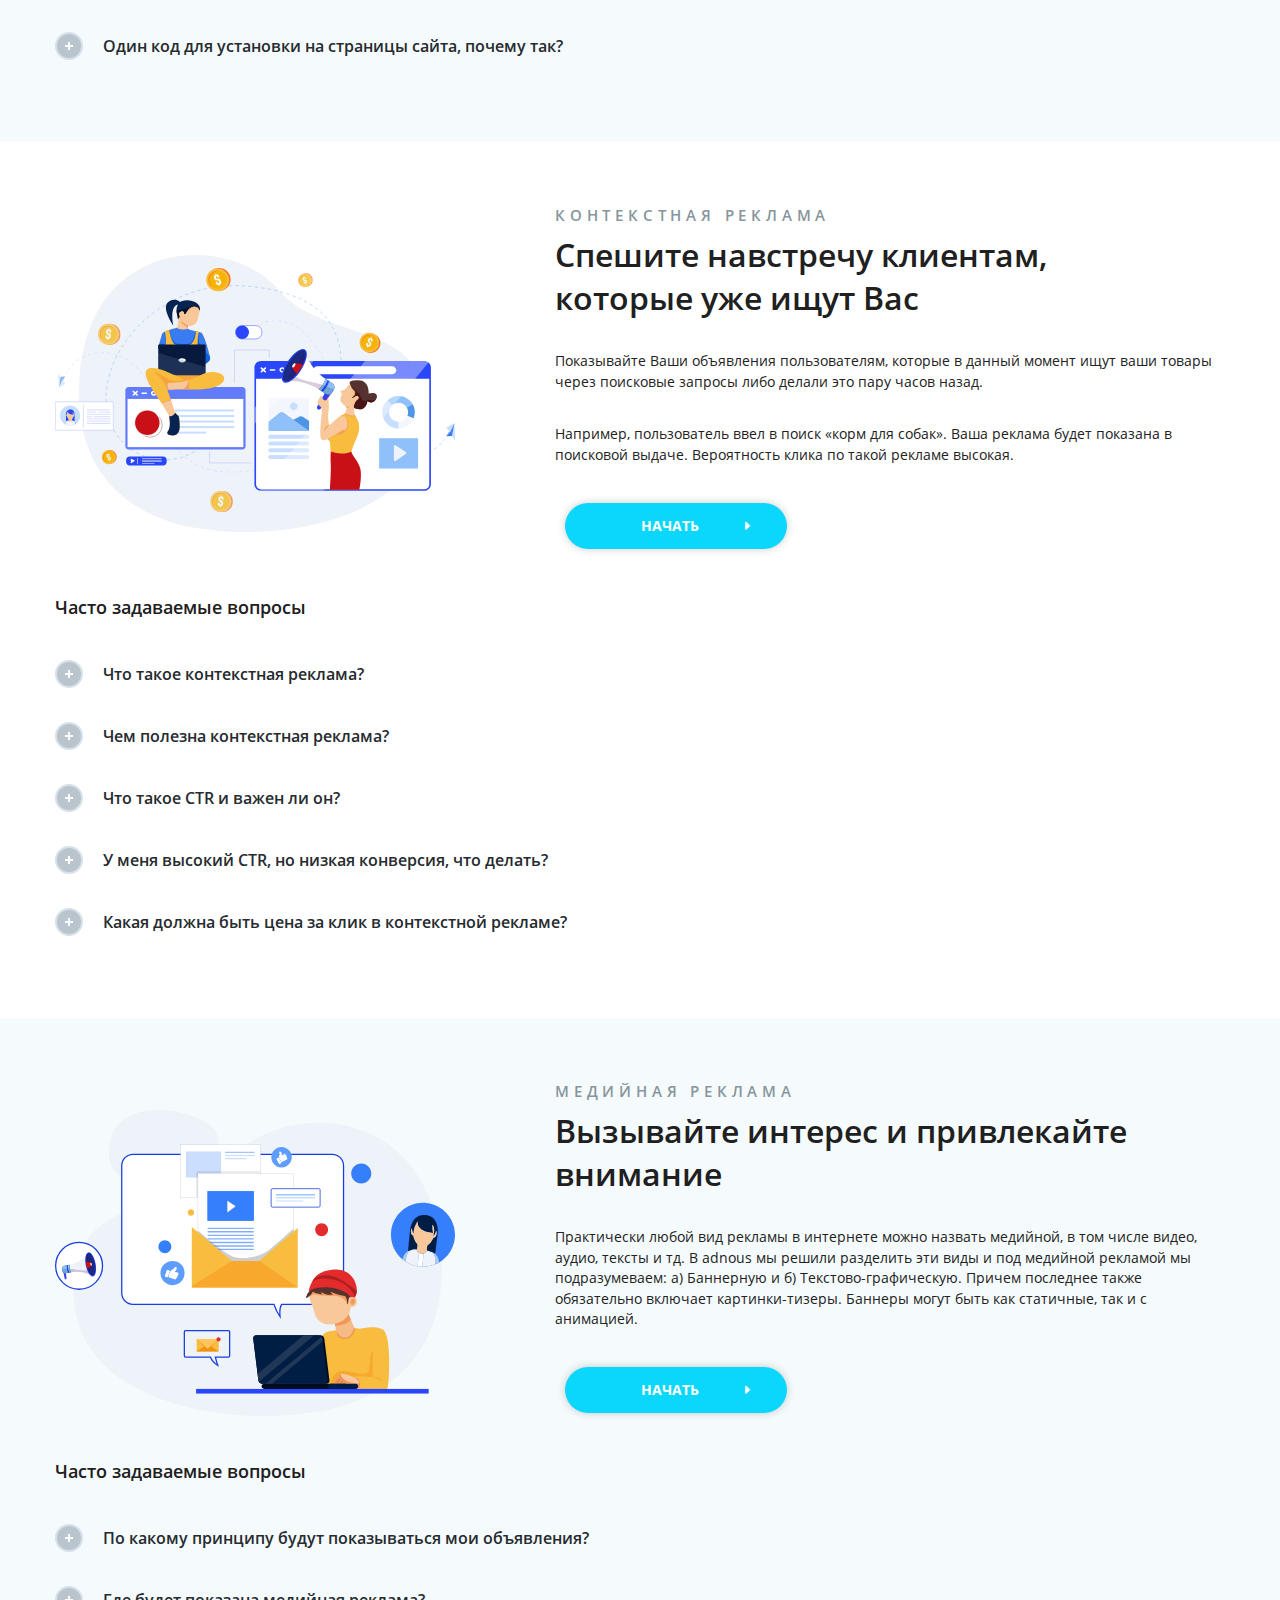
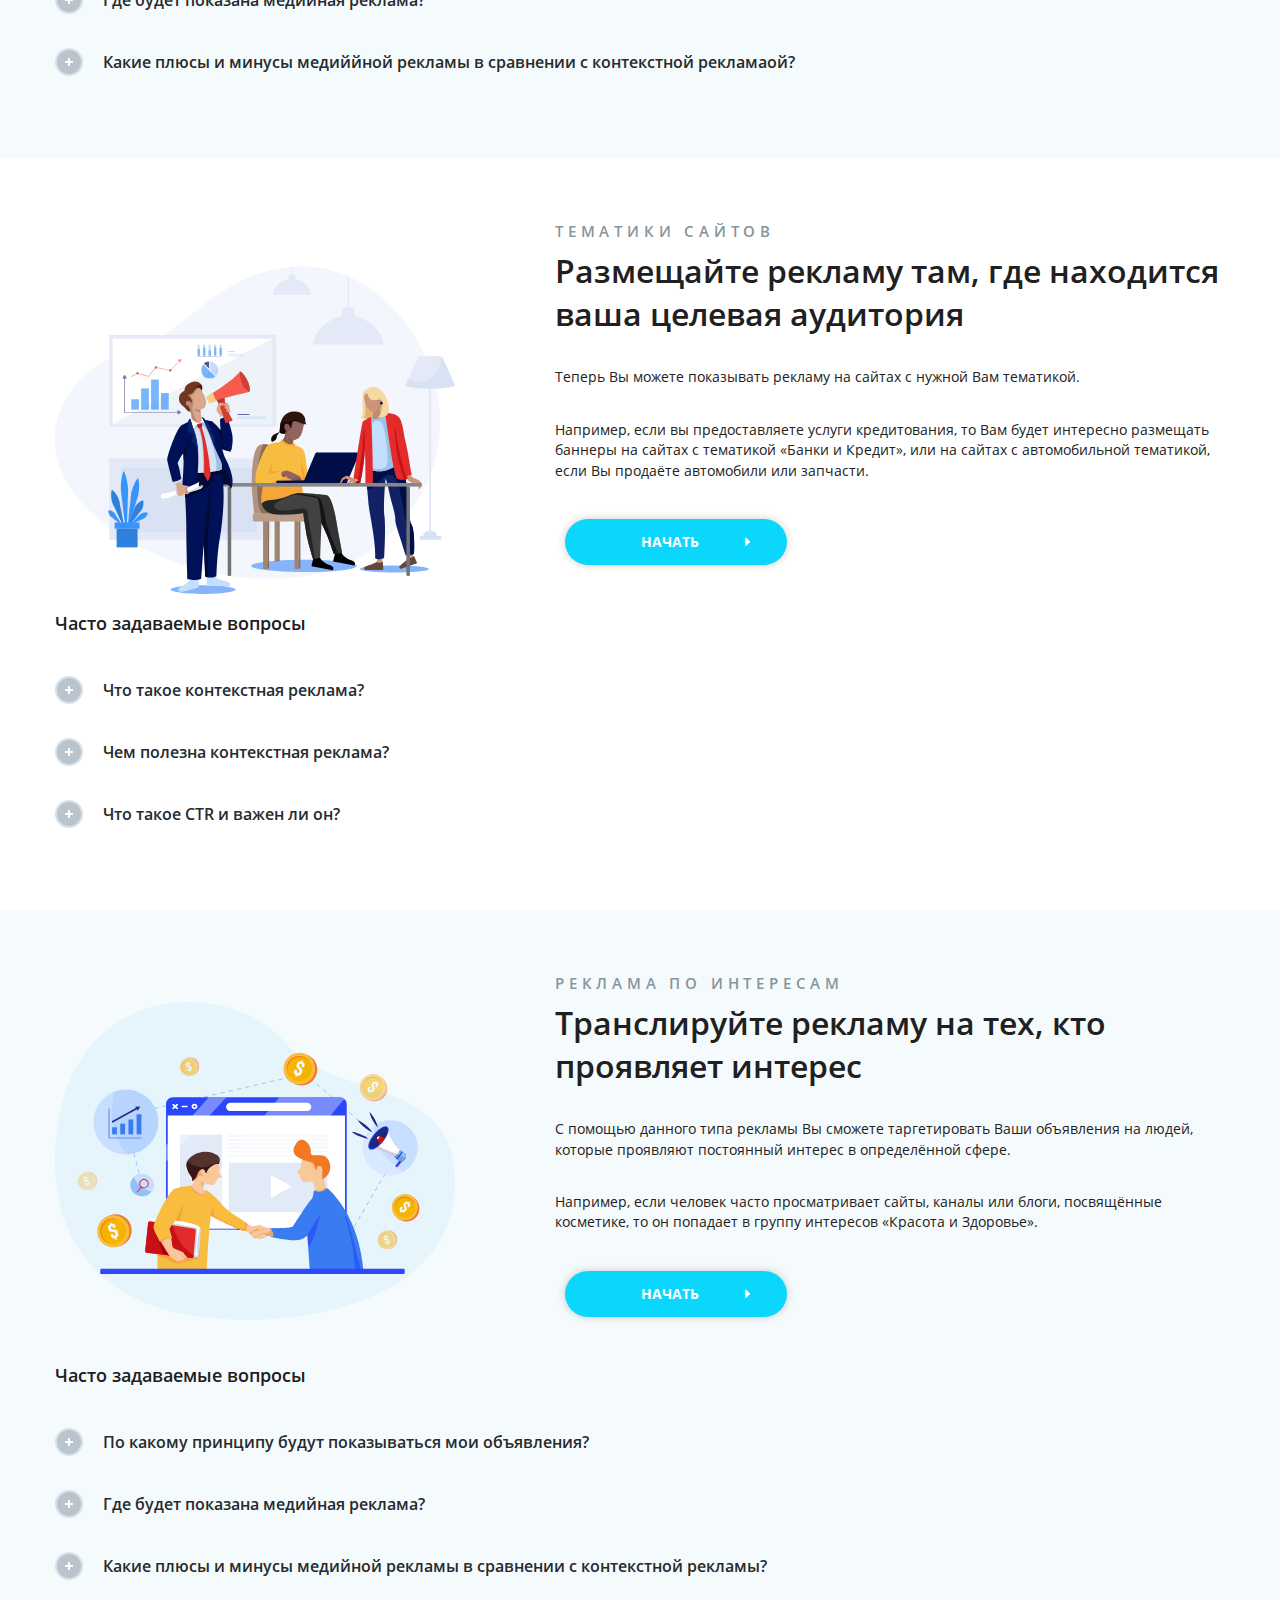
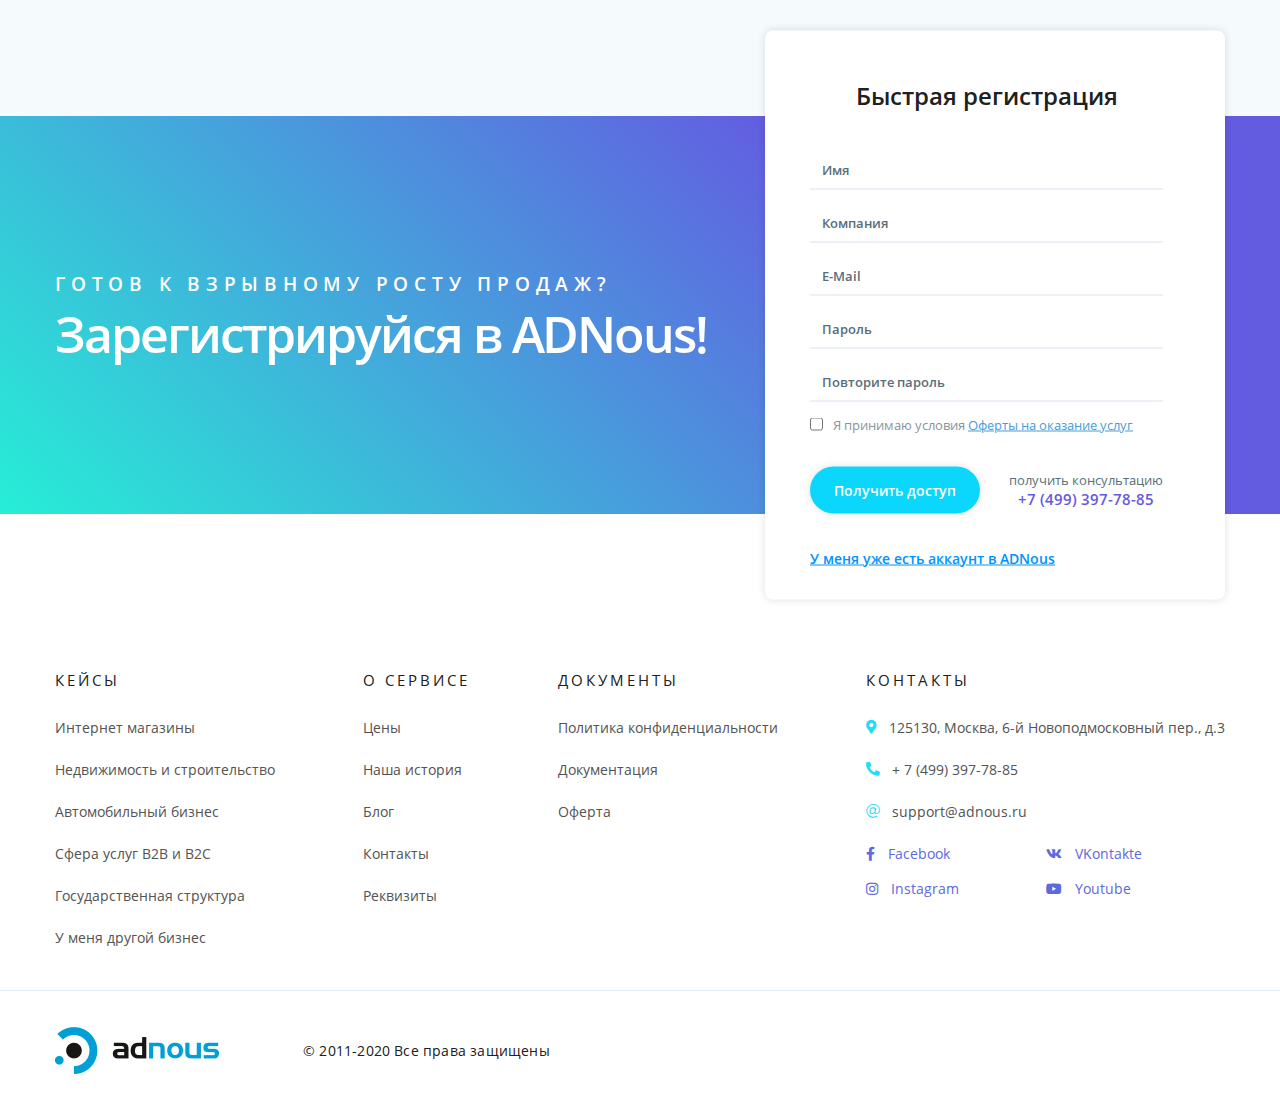
<file: pages/promotion-methods.html>
<!DOCTYPE html>
<html lang="ru">
<head>
	<meta charset="UTF-8">
	<meta name="viewport" content="width=device-width, initial-scale=1">
	<title>Варианты продвижения</title>
	<link href="https://fonts.googleapis.com/css2?family=Montserrat:wght@400;500;600&display=swap" rel="stylesheet">
	<!-- Подключения CSS -->
	<link rel="stylesheet" href="../fonts/font-awesome/css/all.min.css">
	<link rel="stylesheet" href="../css/styleAll.css">
	<link rel="stylesheet" href="../css/stylePromotionMethods.css">
	<!-- Подключение Favicons -->
	<link rel="apple-touch-icon" sizes="180x180" href="../favicons/apple-touch-icon.png">
	<link rel="icon" type="image/png" sizes="32x32" href="../favicons/favicon-32x32.png">
	<link rel="icon" type="image/png" sizes="16x16" href="../favicons/favicon-16x16.png">
	<link rel="manifest" href="../favicons/site.webmanifest">
</head>
<body>
	
	<div class="wrapper">
		<header class="header">
			<div class="header__inner">
		
				<div class="flex-row-group">
					<a href="../index.html" class="logo">
						<img src="../images/logo.png" alt="Logo" class="logo__image">
					</a>
					
					<ul class="navbar">
						<li class="navbar__item mobile">
							<a href="#" class="navbar__item__link">
								<i class="navbar__item__link-icon mobile fas fa-user"></i>
								Вход / регистрация
							</a>
							<i class="fas fa-times-circle"></i>
						</li>
						<li class="navbar__item">
							<a href="../index.html" class="navbar__item__link">
								<i class="navbar__item__link-icon mobile fas fa-th"></i>
								О сервисе
							</a>
						</li>
						<li class="navbar__item">
							<a href="promotion-methods.html" class="navbar__item__link">
								<i class="navbar__item__link-icon mobile fas fa-analytics"></i>
								Варианты продвижения
							</a>
						</li>
						<li class="navbar__item">
							<a href="business-cases.html" class="navbar__item__link">
								<i class="navbar__item__link-icon mobile fas fa-user-plus"></i>
								Отзывы клиентов
							</a>
						</li>
						<li class="navbar__item">
							<a href="blog.html" class="navbar__item__link">
								<i class="navbar__item__link-icon mobile fas fa-book"></i>
								Блог
							</a>
						</li>
						<li class="navbar__item">
							<a href="#" class="navbar__item__link">
								<i class="navbar__item__link-icon mobile fas fa-wallet"></i>
								Цены
							</a>
						</li>
						<li class="navbar__item desktop">
							<a href="#" class="navbar__item__link">Ещё</a>
						</li>
					</ul>
				</div>
		
				<div class="flex-row-group">
					<div class="reg-form">
						<div class="flex-row-group">
							<button id="login-button">Вход</button>
							<button id="signup-button">Регистрация</button>
						</div>
					</div>
					
					<div class="burger mobile">
						<i class="fal fa-bars"></i>
					</div>
				</div>
		
			</div>
		</header>

		<!-- ======================================== -->
		<!-- Begin of Page Content -->

		<div class="page-header">
			<div class="container">
				<div class="page-header__inner">

					<h3 class="page-header__title">Инструменты продвижения</h3>
					<h4 class="page-header__subtitle">Внедряй и зарабатывай</h4>
					
				</div>
			</div>
		</div>

		<div class="promotion-block">
			<div class="container">
				<div class="promotion-block__inner">

					<div class="promotion-block__box">
						<div class="promotion-block__image">
							<img src="../images/retargeting.svg" alt="Retargeting" class="svg-image">
						</div>
						<div class="promotion-block__content">
							<h4 class="section-overtitle-bold">Ретаргетинг</h4>
							<h3 class="section-title">Возвращайте тех, кто ушёл без покупки</h3>
							<p class="promotion-block__plaintext">С помощью ретаргетинга Вы сможете показывать Вашу рекламу покупателям, которые уже посетили Ваш сайт, но еще не сделали покупок.</p>
							<p class="promotion-block__plaintext">Например, Вы можете напомнить о себе Вашем потенциальному клиенту, который был у вас на сайте в предыдущие 30 дней, добавил товары в корзину, но не оплатил.</p>
							<a href="#" class="promotion-block__button">Начать <i class="fas fa-caret-right"></i></a>
						</div>
					</div>

					<div class="promotion-block__answers">
						<h4 class="promotion-answers__title">Часто задаваемые вопросы</h4>
						<div class="promotion-answers__box">

							<div class="promotion-answers__card">
								<div class="promotion-answers-card__content">
									<h4 class="promotion-answers-card__title">
										<span class="promotion-answers__status"></span>
										Что мне сделать, чтобы запустить ретаргетинг?
									</h4>
									<p class="promotion-answers-card__plaintext">Если вы думаете, что это очень сложно, то это не так. Личный кабинет, а также специалисты adnous, предоставляют пошаговую инструкцию по запуску кампании. Технически, вы будете должны установить наш код на все страницы вашего сайта. Когда ваш пользователь откроет страницу с размещенным кодом, он создаст специальный cookie-файл, который будет помещен в браузер вашего пользователя. По этому файлу мы сможем идентифицировать пользователя на площадках и показывать рекламу. Вторая функция кода - осуществлять анализ рекламного клика после перехода, а именно сопоставлять поведенческие факторы. Это позволяет нам исключать недобросовестные клики и экономить ваши деньги.</p>
								</div>
							</div>

							<div class="promotion-answers__card">
								<div class="promotion-answers-card__content">
									<h4 class="promotion-answers-card__title">
										<span class="promotion-answers__status"></span>
										Как ретаргетинг может помочь моему бизнесу?
									</h4>
									<p class="promotion-answers-card__plaintext">Lorem ipsum dolor sit amet, consectetur adipisicing elit. Voluptates at consectetur libero rem reiciendis nemo ex aspernatur recusandae sapiente repellendus nobis impedit ipsum obcaecati ab cumque, ipsa molestias! Cupiditate, quidem. Lorem ipsum dolor sit amet, consectetur adipisicing elit. Voluptates at consectetur libero rem reiciendis nemo ex aspernatur recusandae sapiente repellendus nobis impedit ipsum obcaecati ab cumque, ipsa molestias! Cupiditate, quidem.</p>
								</div>
							</div>

							<div class="promotion-answers__card">
								<div class="promotion-answers-card__content">
									<h4 class="promotion-answers-card__title">
										<span class="promotion-answers__status"></span>
										Вы можете помочь настроить ретаргетинг на моем сайте?
									</h4>
									<p class="promotion-answers-card__plaintext">Lorem ipsum dolor sit amet, consectetur adipisicing elit. Voluptates at consectetur libero rem reiciendis nemo ex aspernatur recusandae sapiente repellendus nobis impedit ipsum obcaecati ab cumque, ipsa molestias! Cupiditate, quidem.</p>
								</div>
							</div>

						</div>
					</div>

				</div>
			</div>
		</div>

		<div class="promotion-block">
			<div class="container">
				<div class="promotion-block__inner">

					<div class="promotion-block__box">
						<div class="promotion-block__image">
							<img src="../images/dynamic-retargeting.svg" alt="Dynamic Retargeting" class="svg-image">
						</div>
						<div class="promotion-block__content">
							<h4 class="section-overtitle-bold">Динамический ретаргетинг</h4>
							<h3 class="section-title">Помогите клиенту сделать выбор</h3>
							<p class="promotion-block__plaintext">Данный тип рекламы как нельзя лучше подходит сайтам, где представлены множество различных товаров. Например, интернет магазин.</p>
							<p class="promotion-block__plaintext">С помощью динамического ретаргетинга вы сможете показывать рекламу именно того товара, который  заинтересовал покупателя, а также ряд похожих товаров.</p>
							<a href="#" class="promotion-block__button">Начать <i class="fas fa-caret-right"></i></a>
						</div>
					</div>

					<div class="promotion-block__answers">
						<h4 class="promotion-answers__title">Часто задаваемые вопросы</h4>
						<div class="promotion-answers__box">

							<div class="promotion-answers__card">
								<div class="promotion-answers-card__content">
									<h4 class="promotion-answers-card__title">
										<span class="promotion-answers__status"></span>
										Что такое динамический ретаргетинг?
									</h4>
									<p class="promotion-answers-card__plaintext"></p>
								</div>
							</div>

							<div class="promotion-answers__card">
								<div class="promotion-answers-card__content">
									<h4 class="promotion-answers-card__title">
										<span class="promotion-answers__status"></span>
										Реклама интернет магазина, с чего начать?
									</h4>
									<p class="promotion-answers-card__plaintext"></p>
								</div>
							</div>

							<div class="promotion-answers__card">
								<div class="promotion-answers-card__content">
									<h4 class="promotion-answers-card__title">
										<span class="promotion-answers__status"></span>
										Как запустить динамический ретаргетинг в ADNous?
									</h4>
									<p class="promotion-answers-card__plaintext"></p>
								</div>
							</div>

							<div class="promotion-answers__card">
								<div class="promotion-answers-card__content">
									<h4 class="promotion-answers-card__title">
										<span class="promotion-answers__status"></span>
										Один код для установки на страницы сайта, почему так?
									</h4>
									<p class="promotion-answers-card__plaintext"></p>
								</div>
							</div>

						</div>
					</div>

				</div>
			</div>
		</div>

		<div class="promotion-block">
			<div class="container">
				<div class="promotion-block__inner">

					<div class="promotion-block__box">
						<div class="promotion-block__image">
							<img src="../images/context-ad.svg" alt="Context Ads" class="svg-image">
						</div>
						<div class="promotion-block__content">
							<h4 class="section-overtitle-bold">Контекстная реклама</h4>
							<h3 class="section-title">
								Спешите навстречу клиентам, <br/>
								которые уже ищут Вас
							</h3>
							<p class="promotion-block__plaintext">Показывайте Ваши объявления пользователям, которые в данный момент ищут ваши товары через поисковые запросы либо делали это пару часов назад.</p>
							<p class="promotion-block__plaintext">Например, пользователь ввел в поиск «корм для собак». Ваша реклама будет показана в поисковой выдаче.  Вероятность клика по такой рекламе высокая.</p>
							<a href="#" class="promotion-block__button">Начать <i class="fas fa-caret-right"></i></a>
						</div>
					</div>

					<div class="promotion-block__answers">
						<h4 class="promotion-answers__title">Часто задаваемые вопросы</h4>
						<div class="promotion-answers__box">

							<div class="promotion-answers__card">
								<div class="promotion-answers-card__content">
									<h4 class="promotion-answers-card__title">
										<span class="promotion-answers__status"></span>
										Что такое контекстная реклама?
									</h4>
									<p class="promotion-answers-card__plaintext"></p>
								</div>
							</div>

							<div class="promotion-answers__card">
								<div class="promotion-answers-card__content">
									<h4 class="promotion-answers-card__title">
										<span class="promotion-answers__status"></span>
										Чем полезна контекстная реклама?
									</h4>
									<p class="promotion-answers-card__plaintext"></p>
								</div>
							</div>

							<div class="promotion-answers__card">
								<div class="promotion-answers-card__content">
									<h4 class="promotion-answers-card__title">
										<span class="promotion-answers__status"></span>
										Что такое CTR и важен ли он?
									</h4>
									<p class="promotion-answers-card__plaintext"></p>
								</div>
							</div>

							<div class="promotion-answers__card">
								<div class="promotion-answers-card__content">
									<h4 class="promotion-answers-card__title">
										<span class="promotion-answers__status"></span>
										У меня высокий CTR, но низкая конверсия, что делать?
									</h4>
									<p class="promotion-answers-card__plaintext"></p>
								</div>
							</div>

							<div class="promotion-answers__card">
								<div class="promotion-answers-card__content">
									<h4 class="promotion-answers-card__title">
										<span class="promotion-answers__status"></span>
										Какая должна быть цена за клик в контекстной рекламе?
									</h4>
									<p class="promotion-answers-card__plaintext"></p>
								</div>
							</div>

						</div>
					</div>

				</div>
			</div>
		</div>

		<div class="promotion-block">
			<div class="container">
				<div class="promotion-block__inner">

					<div class="promotion-block__box">
						<div class="promotion-block__image">
							<img src="../images/media-ad.svg" alt="Media Ads" class="svg-image">
						</div>
						<div class="promotion-block__content">
							<h4 class="section-overtitle-bold">Медийная реклама</h4>
							<h3 class="section-title">
								Вызывайте интерес и привлекайте <br/>
								внимание
							</h3>
							<p class="promotion-block__plaintext">Практически любой вид рекламы в интернете можно назвать медийной, в том числе видео, аудио, тексты и тд. В adnous мы решили разделить эти виды и под медийной рекламой мы подразумеваем: а) Баннерную и б) Текстово-графическую. Причем последнее также обязательно включает картинки-тизеры. Баннеры могут быть как статичные, так и с анимацией.</p>
							<a href="#" class="promotion-block__button">Начать <i class="fas fa-caret-right"></i></a>
						</div>
					</div>

					<div class="promotion-block__answers">
						<h4 class="promotion-answers__title">Часто задаваемые вопросы</h4>
						<div class="promotion-answers__box">

							<div class="promotion-answers__card">
								<div class="promotion-answers-card__content">
									<h4 class="promotion-answers-card__title">
										<span class="promotion-answers__status"></span>
										По какому принципу будут показываться мои объявления?
									</h4>
									<p class="promotion-answers-card__plaintext"></p>
								</div>
							</div>

							<div class="promotion-answers__card">
								<div class="promotion-answers-card__content">
									<h4 class="promotion-answers-card__title">
										<span class="promotion-answers__status"></span>
										Где будет показана медийная реклама?
									</h4>
									<p class="promotion-answers-card__plaintext"></p>
								</div>
							</div>

							<div class="promotion-answers__card">
								<div class="promotion-answers-card__content">
									<h4 class="promotion-answers-card__title">
										<span class="promotion-answers__status"></span>
										Какие плюсы и минусы медиййной рекламы в сравнении с контекстной рекламаой?
									</h4>
									<p class="promotion-answers-card__plaintext"></p>
								</div>
							</div>

						</div>
					</div>

				</div>
			</div>
		</div>

		<div class="promotion-block">
			<div class="container">
				<div class="promotion-block__inner">

					<div class="promotion-block__box">
						<div class="promotion-block__image">
							<img src="../images/theme-sites.svg" alt="Themes of Sites" class="svg-image">
						</div>
						<div class="promotion-block__content">
							<h4 class="section-overtitle-bold">Тематики сайтов</h4>
							<h3 class="section-title">
								Размещайте рекламу там, где находится <br/>
								ваша целевая аудитория
							</h3>
							<p class="promotion-block__plaintext">Теперь Вы можете показывать рекламу на сайтах с нужной Вам тематикой.</p>
							<p class="promotion-block__plaintext">Например, если вы предоставляете услуги кредитования, то Вам будет интересно размещать баннеры на сайтах с тематикой «Банки и Кредит», или на сайтах с автомобильной тематикой, если Вы продаёте автомобили или запчасти.</p>
							<a href="#" class="promotion-block__button">Начать <i class="fas fa-caret-right"></i></a>
						</div>
					</div>

					<div class="promotion-block__answers">
						<h4 class="promotion-answers__title">Часто задаваемые вопросы</h4>
						<div class="promotion-answers__box">

							<div class="promotion-answers__card">
								<div class="promotion-answers-card__content">
									<h4 class="promotion-answers-card__title">
										<span class="promotion-answers__status"></span>
										Что такое контекстная реклама?
									</h4>
									<p class="promotion-answers-card__plaintext"></p>
								</div>
							</div>

							<div class="promotion-answers__card">
								<div class="promotion-answers-card__content">
									<h4 class="promotion-answers-card__title">
										<span class="promotion-answers__status"></span>
										Чем полезна контекстная реклама?
									</h4>
									<p class="promotion-answers-card__plaintext"></p>
								</div>
							</div>

							<div class="promotion-answers__card">
								<div class="promotion-answers-card__content">
									<h4 class="promotion-answers-card__title">
										<span class="promotion-answers__status"></span>
										Что такое CTR и важен ли он?
									</h4>
									<p class="promotion-answers-card__plaintext"></p>
								</div>
							</div>

						</div>
					</div>

				</div>
			</div>
		</div>

		<div class="promotion-block last">
			<div class="container">
				<div class="promotion-block__inner">

					<div class="promotion-block__box">
						<div class="promotion-block__image">
							<img src="../images/global-platform.svg" alt="Ads of Interestings" class="svg-image">
						</div>
						<div class="promotion-block__content">
							<h4 class="section-overtitle-bold">Реклама по интересам</h4>
							<h3 class="section-title">
								Транслируйте рекламу на тех, кто <br/>
								проявляет интерес</h3>
							<p class="promotion-block__plaintext">С помощью данного типа рекламы Вы сможете таргетировать Ваши объявления на людей, которые проявляют постоянный интерес в определённой сфере.</p>
							<p class="promotion-block__plaintext">Например, если человек часто просматривает сайты, каналы или блоги, посвящённые косметике, то он попадает в группу интересов «Красота и Здоровье».</p>
							<a href="#" class="promotion-block__button">Начать <i class="fas fa-caret-right"></i></a>
						</div>
					</div>

					<div class="promotion-block__answers">
						<h4 class="promotion-answers__title">Часто задаваемые вопросы</h4>
						<div class="promotion-answers__box">

							<div class="promotion-answers__card">
								<div class="promotion-answers-card__content">
									<h4 class="promotion-answers-card__title">
										<span class="promotion-answers__status"></span>
										По какому принципу будут показываться мои объявления?
									</h4>
									<p class="promotion-answers-card__plaintext"></p>
								</div>
							</div>

							<div class="promotion-answers__card">
								<div class="promotion-answers-card__content">
									<h4 class="promotion-answers-card__title">
										<span class="promotion-answers__status"></span>
										Где будет показана медийная реклама?
									</h4>
									<p class="promotion-answers-card__plaintext"></p>
								</div>
							</div>

							<div class="promotion-answers__card">
								<div class="promotion-answers-card__content">
									<h4 class="promotion-answers-card__title">
										<span class="promotion-answers__status"></span>
										Какие плюсы и минусы медийной рекламы в сравнении с контекстной рекламы?
									</h4>
									<p class="promotion-answers-card__plaintext"></p>
								</div>
							</div>

						</div>
					</div>

				</div>
			</div>
		</div>
		
		<!-- End of Page Content -->
		<!-- ======================================== -->

		<div class="reg-block">
			<div class="container">
				<div class="reg-block__inner">
		
					<h4 class="reg-block__overtitle">Готов к взрывному росту продаж?</h4>
					<h3 class="reg-block__title">Зарегистрируйся в ADNous!</h3>
					<form class="reg-block__form">
						<h4 class="reg-block__form__title">Быстрая регистрация</h4>
						<input type="text" class="reg-block__form__input" placeholder="Имя">
						<input type="text" class="reg-block__form__input" placeholder="Компания">
						<input type="email" class="reg-block__form__input" placeholder="E-Mail">
						<input type="password" class="reg-block__form__input" placeholder="Пароль">
						<input type="password" class="reg-block__form__input" placeholder="Повторите пароль">
						<div class="flex-row-group justify-start">
							<input type="checkbox" class="reg-block__form__checkbox">
							<span class="weg-block__form__line">Я принимаю условия </span>
							<a href="#" class="weg-block__form__link">Оферты на оказание услуг</a>
						</div>
						<div class="flex-row-group">
							<input type="submit" class="reg-block__form__submit" value="Получить доступ">
							<div class="reg-block__form__advice">
								<p class="reg-block__form__advice__line">Получить консультацию</p>
								<p class="reg-block__form__advice__number">+7 (499) 397-78-85</p>
							</div>
						</div>
						<a href="#" class="reg-block__form__login">У меня уже есть аккаунт в ADNous</a>
					</form>
					
				</div>
			</div>
		</div>
		
		<div class="subfooter">
			<div class="container">
				<div class="subfooter__inner">
		
					<div class="subfooter__menu">
						<h4 class="subfooter__menu__title">Кейсы</h4>
						<ul class="subfooter__menu__list">
							<li class="subfooter__menu__list__item">
								<a href="#" class="subfooter__menu__list__item__link">Интернет магазины</a>
							</li>
							<li class="subfooter__menu__list__item">
								<a href="#" class="subfooter__menu__list__item__link">Недвижимость и строительство</a>
							</li>
							<li class="subfooter__menu__list__item">
								<a href="#" class="subfooter__menu__list__item__link">Автомобильный бизнес</a>
							</li>
							<li class="subfooter__menu__list__item">
								<a href="#" class="subfooter__menu__list__item__link">Сфера услуг В2В и В2С</a>
							</li>
							<li class="subfooter__menu__list__item">
								<a href="#" class="subfooter__menu__list__item__link">Государственная структура</a>
							</li>
							<li class="subfooter__menu__list__item">
								<a href="#" class="subfooter__menu__list__item__link">У меня другой бизнес</a>
							</li>
						</ul>
					</div>
		
					<div class="subfooter__menu">
						<h4 class="subfooter__menu__title">О сервисе</h4>
						<ul class="subfooter__menu__list">
							<li class="subfooter__menu__list__item">
								<a href="#" class="subfooter__menu__list__item__link">Цены</a>
							</li>
							<li class="subfooter__menu__list__item">
								<a href="#" class="subfooter__menu__list__item__link">Наша история</a>
							</li>
							<li class="subfooter__menu__list__item">
								<a href="blog.html" class="subfooter__menu__list__item__link">Блог</a>
							</li>
							<li class="subfooter__menu__list__item">
								<a href="contacts.html" class="subfooter__menu__list__item__link">Контакты</a>
							</li>
							<li class="subfooter__menu__list__item">
								<a href="#" class="subfooter__menu__list__item__link">Реквизиты</a>
							</li>
						</ul>
					</div>
		
					<div class="subfooter__menu">
						<h4 class="subfooter__menu__title">Документы</h4>
						<ul class="subfooter__menu__list">
							<li class="subfooter__menu__list__item">
								<a href="#" class="subfooter__menu__list__item__link">Политика конфиденциальности</a>
							</li>
							<li class="subfooter__menu__list__item">
								<a href="#" class="subfooter__menu__list__item__link">Документация</a>
							</li>
							<li class="subfooter__menu__list__item">
								<a href="#" class="subfooter__menu__list__item__link">Оферта</a>
							</li>
						</ul>
					</div>
		
					<div class="subfooter__menu">
						<h4 class="subfooter__menu__title">Контакты</h4>
						<ul class="subfooter__menu__list">
							<li class="subfooter__menu__list__item flex-row-group justify-start">
								<i class="subfooter__menu__list__icon fas fa-map-marker-alt"></i>
								<span>125130, Москва, 6-й Новоподмосковный пер., д.3</span>
							</li>
							<li class="subfooter__menu__list__item flex-row-group justify-start">
								<i class="subfooter__menu__list__icon fas fa-phone"></i>
								<span>+ 7 (499) 397-78-85</span>
							</li>
							<li class="subfooter__menu__list__item flex-row-group justify-start">
								<i class="subfooter__menu__list__icon fal fa-at"></i>
								<span>support@adnous.ru</span>
							</li>
						</ul>
						<div class="subfooter__menu__soclink-box">
							<div class="flex-row-group justify-start">
								<a href="#" class="subfooter__menu__soclink">
									<i class="subfooter__menu__soclink__icon fab fa-facebook-f"></i>Facebook
								</a>
							</div>
							<div class="flex-row-group justify-start">
								<a href="#" class="subfooter__menu__soclink">
									<i class="subfooter__menu__soclink__icon fab fa-vk"></i>VKontakte
								</a>
							</div>
							<div class="flex-row-group justify-start">
								<a href="#" class="subfooter__menu__soclink">
									<i class="subfooter__menu__soclink__icon fab fa-instagram"></i>Instagram
								</a>
							</div>
							<div class="flex-row-group justify-start">
								<a href="#" class="subfooter__menu__soclink">
									<i class="subfooter__menu__soclink__icon fab fa-youtube"></i>Youtube
								</a>
							</div>
						</div>
					</div>
					
				</div>
			</div>
		</div>
		
		<footer class="footer">
			<div class="container">
				<div class="footer__inner">
		
					<img src="../images/logo-for-footer.png" alt="Logo" class="footer__logo">
					<span class="footer__log">&copy; 2011-2020 Все права защищены</span>
					
				</div>
			</div>
		</footer>
	</div>
		
	<script src="../js/header.js"></script>
	<script src="../js/accordeon-menu.js"></script>

</body>
</html>
</file>
<file: css/styleAll.css>
@font-face {
	font-family: 'Open Sans';
	src: url('../fonts/OpenSans-Regular.eot');
	src: url("../fonts/OpenSans-Regular.eot") format("embedded-opentype"),
		url("../fonts/OpenSans-Regular.woff") format("woff"), 
		url("../fonts/OpenSans-Regular.ttf") format("truetype"),
		url("../fonts/OpenSans-Regular.otf") format("opentype"),
		url("../fonts/OpenSans-Regular.svg") format("svg");
	font-style: normal; 
	font-weight: normal; 
}

@font-face {
	font-family: 'Open Sans';
	src: url('../fonts/OpenSans-Italic.eot');
	src: url("../fonts/OpenSans-Italic.eot") format("embedded-opentype"),
		url("../fonts/OpenSans-Italic.woff") format("woff"), 
		url("../fonts/OpenSans-Italic.ttf") format("truetype"),
		url("../fonts/OpenSans-Italic.otf") format("opentype"),
		url("../fonts/OpenSans-Italic.svg") format("svg");
	font-style: italic; 
	font-weight: normal; 
}

@font-face {
	font-family: 'Open Sans';
	src: url('../fonts/OpenSans-SemiBold.eot');
	src: url("../fonts/OpenSans-SemiBold.eot") format("embedded-opentype"),
		url("../fonts/OpenSans-SemiBold.woff") format("woff"), 
		url("../fonts/OpenSans-SemiBold.ttf") format("truetype"),
		url("../fonts/OpenSans-SemiBold.otf") format("opentype"),
		url("../fonts/OpenSans-SemiBold.svg") format("svg");
	font-style: normal; 
	font-weight: 600; 
}

@font-face {
	font-family: 'Open Sans';
	src: url('../fonts/OpenSans-SemiBoldItalic.eot');
	src: url("../fonts/OpenSans-SemiBoldItalic.eot") format("embedded-opentype"),
		url("../fonts/OpenSans-SemiBoldItalic.woff") format("woff"), 
		url("../fonts/OpenSans-SemiBoldItalic.ttf") format("truetype"),
		url("../fonts/OpenSans-SemiBoldItalic.otf") format("opentype"),
		url("../fonts/OpenSans-SemiBoldItalic.svg") format("svg");
	font-style: italic; 
	font-weight: 600; 
}

@font-face {
	font-family: 'Open Sans';
	src: url('../fonts/OpenSans-Bold.eot');
	src: url("../fonts/OpenSans-Bold.eot") format("embedded-opentype"),
		url("../fonts/OpenSans-Bold.woff") format("woff"), 
		url("../fonts/OpenSans-Bold.ttf") format("truetype"),
		url("../fonts/OpenSans-Bold.otf") format("opentype"),
		url("../fonts/OpenSans-Bold.svg") format("svg");
	font-style: normal; 
	font-weight: 700; 
}

* {
	padding: 0;
	margin: 0;
	box-sizing: border-box;
	font-family: 'Open Sans', sans-serif;
	font-weight: normal;
	font-style: normal;
}

body {
	width: 100%;
	min-height: 100vh;
}

body.fixed {
	overflow: hidden;
}

.container {
	margin: 0 auto;
	width: 100%;
	max-width: 1170px;
	position: relative;
}

.wrapper {
	overflow: hidden;
	display: flex;
	flex-direction: column;
	min-height: 100vh;
}

.mobile {
	display: none;
}


/*========================================*/
/* Для гриппирования флекс-контейнеров, расположенных в строку | For flex-group in row direction */
.flex-row-group {
	display: flex;
	align-items: center;
	justify-content: space-between;
}

.align-start {
	display: flex;
	align-items: flex-start;
}

.align-end {
	display: flex;
	align-items: flex-end;
}

.justify-start {
	display: flex;
	justify-content: flex-start;
}

.justify-end {
	display: flex;
	justify-content: flex-end;
}


/*========================================*/
/*  Header Style  */
.header {
	height: 95px;
	width: 100%;
	position: absolute;
	z-index: 100;
	background: rgba(255,255,255,0.11);
}

.header__inner {
	width: 100%;
	max-width: 83.5%;
	margin-left: 10.2%;
	height: 100%;
	display: flex;
	align-items: center;
	justify-content: space-between;
}

.logo {
	font-size: 0;
	line-height: 1;
	text-decoration: none;
	margin-right: 68px;
}

.logo__image {
	display: block;
}

/*  Header | Navbar Style  */
.navbar {
	display: flex;
	justify-content: space-between;
	align-items: center;
}

.navbar__item {
	list-style: none;
	margin: 0 16px;

}

.navbar__item__link {
	color: #fff;
	font-size: 1rem;
	font-weight: 600;
	text-decoration: none;
	padding: 12px 24px;
	display: inline-block;
}

/*  Header | Registration Form Style  */
#login-button {
	font-weight: 600;
	font-size: 0.81rem;
	color: #5480dd;
	border-radius: 24px;
	background: #fff;
	padding: 8px 24px;
	border: none;
	outline: none;
	cursor: pointer;
}

#signup-button {
	border: 1px solid rgba(255,255,255,0.5);
	padding: 8px 19px;
	font-size: 0.81rem;
	color: #fff;
	font-weight: 600;
	background: none;
	border-radius: 26px;
	outline: none;
	margin-left: 20px;
	cursor: pointer;
}


/*========================================*/
/*  Page-Header Style  */
.page-header {
	background: url('../images/page-header-bg.jpg') center center / cover no-repeat;
	padding: 95px 0 38px;
}

.page-header__title {
	text-align: center;
	font-size: 2.375rem;
	color: #fff;
	font-weight: 600;
	margin: 41px 0 22px;
	letter-spacing: -0.04rem;
}

.page-header__subtitle {
	text-align: center;
	font-size: 0.935rem;
	text-transform: uppercase;
	font-weight: 600;
	color: #fff;
	letter-spacing: 0.46rem;
	line-height: 1;
}

/*========================================*/
/*  Section Style  */
.central-header-block {
	text-align: center;
}

.pattern {
	display: block;
	width: 100%;
	font-size: 0;
}

.section-overtitle {
	color: #87959c;
	font-size: 0.93rem;
	text-transform: uppercase;
	letter-spacing: 0.3rem;
	margin: 8px 0;
}

.section-overtitle-bold {
	color: #87959c;
	font-size: 0.93rem;
	text-transform: uppercase;
	letter-spacing: 0.3rem;
	margin: 8px 0;
	font-weight: 600;
}

.section-title {
	font-weight: 600;
	color: #202020;
	font-size: 2rem;
	margin-bottom: 20px;
}

.section-plaintext {
	line-height: 2;
	font-size: 0.93rem;
	color: #5f5f5f;
	margin-bottom: 32px;
	letter-spacing: 0.0085rem;
}

.section-button {
	text-decoration: none;
	text-transform: uppercase;
	color: #fff;
	font-weight: 700;
	font-size: 0.875rem;
	display: inline-block;
	background: #0bd7fc;
	border-radius: 40px;
	padding: 16px 42px;
	box-shadow: 0 0 9px rgba(0,0,0,.2);
	margin: 14px 10px 40px;
}


/*========================================*/
/*  Registration-Block Style  */
.reg-block {
	background: rgb(38,238,214);
	background: linear-gradient(45deg, rgba(38,238,214,1) 0%, rgba(99,92,225,1) 70%);
	padding: 155px 0;	
	margin: 108px 0;
}

.reg-block__overtitle {
	font-size: 1.19rem;
	color: #fff;
	font-weight: 600;
    letter-spacing: 0.36rem;
	position: relative;
	text-transform: uppercase;
	left: -80px;
	margin-bottom: 12px;
}

.reg-block__title {
	font-size: 3.125rem;
	color: #fff;
	font-weight: 600;
    letter-spacing: -0.13rem;
	position: relative;
	line-height: 1;
	left: -80px;
}

.reg-block__form {
	position: absolute;
	z-index: 10;
	top: 50%;
	right: 0;
	transform: translateY(-50%);
	width: 460px;
	background: #fff;
	padding: 48px 62px 31px 45px;
	border-radius: 8px;
	box-shadow: 0 0 9px rgba(0,0,0,.12);
}

.reg-block__form__title {
	font-size: 1.5rem;
	color: #202020;
	text-align: center;
	font-weight: 600;
	margin-bottom: 39px;
}

.reg-block__form__input {
	color: #5a6e79;
	padding: 10px 12px;
	border: none;
	border-bottom: 1px solid #d7e4ed;
	margin: 14px 0;
	width: 100%;
	display: block;
	outline: none;
	background: none;
}

.reg-block__form__input::placeholder {
	color: #5a6e79;
	font-weight: 600;
}

.reg-block__form__checkbox {
	margin-right: 10px;
}

.weg-block__form__line {
	color: #87959c;
	font-size: 0.81rem;
	margin-right: 3px;
}

.weg-block__form__link {
	color: #479ddc;
	font-size: 0.81rem;
}

.reg-block__form__submit {
	font-size: 0.875rem;
	color: #fff;
	font-weight: 600;
	padding: 14px 24px;
	outline: none;
	border: none;
	background: #0bd7fc;
	border-radius: 26px;
	box-shadow: 0 0 8px rgba(0,0,0,.12);
	margin: 33px 0;
	cursor: pointer;
}

.reg-block__form__advice {
	margin: 33px 0;
}

.reg-block__form__advice__line {
	text-transform: lowercase;
	font-size: 0.81rem;
	color: #5a6e79;
	text-align: center;
}

.reg-block__form__advice__number {
	font-size: 0.94rem;
	color: #6559dd;
	font-weight: 600;
	text-align: center;
}

.reg-block__form__login {
	font-size: 0.875rem;
	color: #0093ff;
	font-weight: 600;
}


/*========================================*/
/*  Subfooter Style  */
.subfooter {
	padding: 48px 0 20px;
	margin-top: auto;
}

.subfooter__inner {
	display: flex;
	justify-content: space-between;
	align-items: flex-start;
}

.subfooter__menu__title {
	font-size: 0.94rem;
	color: #202020;
	letter-spacing: 3px;
	text-transform: uppercase;
	margin-bottom: 28px;
}

.subfooter__menu__list__item {
	color: #535353;
	font-size: 0.875rem;
	list-style: none;
	margin-bottom: 23px;
}

.subfooter__menu__list__item__link {
	color: #535353;
	font-size: 0.875rem;
	text-decoration: none;
}

.subfooter__menu__list__icon {
	margin-right: 12px;
	color: #21dbfc;
}

.subfooter__menu__list__icon.fa-phone {
	transform: rotateY(180deg);
}

.subfooter__menu__soclink-box {
	display: flex;
	justify-content: space-between;
	flex-wrap: wrap;
}

.subfooter__menu__soclink-box > div {
	width: 50%;
	margin-bottom: 16px;
}

.subfooter__menu__soclink__icon {
	margin-right: 13px;
	color: #5d69e0;
}

.subfooter__menu__soclink {
	color: #5d69e0;
	text-decoration: none;
	font-size: 0.875rem;
}


/*========================================*/
/*  Footer Style  */
.footer {
	border-top: 1px solid #e2ebf1;
	padding: 36px 0;
	margin-top: auto;
}

.footer__inner {
	display: flex;
	align-items: center;
	justify-content: flex-start;
}

.footer__logo {
	margin-right: 84px;
}

.footer__log {
	color: #202020;
	font-size: 0.875rem;
    letter-spacing: 0.012rem;
}



/*==============================*/
/*  Adaptive Design  */

/*  Desktop which a less of FullHD  */
@media screen and (max-width: 1919px) {
	/*  Header Style  */
	.logo {
    	margin-right: 12px;
	}

	.navbar__item {
		margin: 0 10px;
	}

	.navbar__item__link {
		padding: 12px 14px;
    	font-size: 0.94rem;
	}

	#signup-button {
		margin-left: 9px;
   		padding: 0.62em 1.24em;
	}

	#login-button {
   		padding: 0.62em 1.24em;
	}
}


/*  Laptop less a 1440px  */
@media screen and (max-width: 1439px) {
	/*  Header Style  */
	.logo__image {
		width: 120px;
	}

	.navbar__item__link {
	    padding: 12px 10px;
	    font-size: 0.875rem;
	}

	/*  Footer +- Style  */
	.reg-block__overtitle, .reg-block__title {
		left: auto;
	}
}


/*  Desktop less a 1280px  */
@media screen and (max-width: 1279px) {
	.container {
		max-width: 92%;
	}

	/*  Header Style  */
	.header__inner {
		margin: 0 auto;
		max-width: 92%;
	}

	.navbar__item {
	    margin: 0 6px;
	}

	.navbar__item__link {
	    padding: 12px 8px;
   		font-size: 0.824rem;
	}

	#signup-button, #login-button {
	    font-size: 0.75rem;
	}

	/*  Footer +- Style  */
	.reg-block__form {
	    width: 380px;
	    padding: 28px 26px 26px 22px;
	}

	.reg-block__overtitle {
		font-size: 0.94rem;
	}

	.reg-block__title {
		font-size: 2.52rem;
	}

	.reg-block__form__submit {
		padding: 0.72em 1.44em;
		font-size: 0.82rem;
	}

	.subfooter__menu__title {
		font-size: 0.8rem;
	}

	.subfooter__menu__list__item, .subfooter__menu__list__item__link {
		font-size: 0.78rem;
	}

}


/*  Tablets less a 1024px  */
@media screen and (max-width: 1023px) {
	.desktop {
		display: none !important;
	}

	/*  Header Style  */
	.header {
		position: fixed;
		top: 0;
		left: 0;
		width: 100%;
		background: #16afe4;
		height: 65px;
		z-index: 90;
	}

	.navbar {
		position: fixed;
		top: 0;
		right: 0;
		height: 100%;
		background: #16afe4;
		transform: translateX(100%);
		transition: transform .45s ease-in-out;
		flex-direction: column;
		justify-content: flex-start;
		width: 100%;
		align-items: flex-start;
		z-index: 900;
	}

	.navbar__item.mobile {
		display: flex;
		align-items: center;
		justify-content: space-between;
		background: #30b8e7;
		border-bottom: 2px solid #169fcf;
		box-shadow: inset 0 -1px 0 #16afe4;
		height: 65px;
		box-sizing: content-box;
	}

	.navbar__item.mobile .fa-times-circle {
		color: #fff;
		font-size: 1.6rem;
		padding: 8px;
		margin-right: 12px;
		cursor: pointer;
	}

	.navbar__item.mobile .navbar__item__link {
		background: none;
		cursor: pointer;
		border: none;
		outline: none;
		padding: 16px 24px;
	}

	.navbar__item__link-icon.mobile {
		display: block;
		margin-right: 12px;
	}

	.navbar__item {
		margin: 0;
		display: block;
		width: 100%;
	}

	.navbar__item__link {
		position: relative;
		overflow: hidden;
		transition: background .3s;
		display: flex;
		align-items: center;
		color: #fff;
		font-size: 1rem;
		font-weight: 400;
		padding: 1.12em 1.5em;
	}
	
	.navbar__item__link:hover {
		background: rgba(255,255,255,0.08);
	}

	.navbar__item__link:before {
		content: '';
		position: absolute;
		top: 0;
		left: 0;
		height: 100%;
		width: 3px;
		background: #fff;
		opacity: 0;
		visibility: hidden;
		transition: opacity .3s, visibility .3s;
	}

	.navbar__item__link:hover:before {
		opacity: 1;
		visibility: visible;
	}

	.navbar__item.mobile .navbar__item__link:hover {
		background: initial;
	} 

	.navbar__item.mobile .navbar__item__link:hover:before {
		display: none;
		opacity: 0;
		visibility: hidden;
	}

	.navbar.active {
		transform: translateX(0);
	}

	.burger.mobile {
		position: relative;
		cursor: pointer;
		color: #fff;
		font-size: 2rem;
		display: block;
		margin-left: 17px;
	}

	.page-header {
		padding: 65px 0 38px;
	}

	.reg-block__form {
		position: static;
		transform: none;
		margin: 0 auto;
		margin-top: 32px;
	}

	.reg-block {
		padding: 68px 0;
		margin-top: 0;
	}

	.reg-block__overtitle, .reg-block__title {
		text-align: center;
	}

	.subfooter__inner {
		flex-wrap: wrap;
	}

	.subfooter__menu {
		width: 50%;
		display: flex;
		flex-direction: column;
		margin-bottom: 42px;
	}

	.subfooter__menu__title {
		font-size: 1.12rem;
	}

	.subfooter__menu__list__item,
	.subfooter__menu__list__item__link {
		font-size: 0.94rem;
	}
}


/*  Smartphones less a 767px  */
@media screen and (max-width: 767px) {
	.section-overtitle-bold, .section-overtitle {
		letter-spacing: 0.18rem;
		font-size: 0.875rem;
	}

	.section-title {
		font-size: 1.5rem;
	}

	.section-button {
		margin: 14px 0 38px;
	}

	/*  Header Style  */
	.header {
		height: 60px;
	}

	.page-header {
		padding: 60px 0 38px;
	}

	.page-header__subtitle {
		line-height: 2;
	}

	.logo__image {
		width: 100%;
	}

	.logo {
		width: 108px;
	}

	#signup-button, #login-button {
		font-size: 0.72rem;
	}

	/*  Footer +- Style  */
	.reg-block__overtitle {
	    letter-spacing: 0.12rem;
	}

	.reg-block__title {
		line-height: 1.4;
	}

	.reg-block__form, .subfooter__menu {
		width: 100%;
	}

	.subfooter__inner {
		margin: 0 auto;
		max-width: 80%;	
	}

	.footer__logo {
		width: 40%;
		margin-right: 24px;
	}

	.footer__log {
		text-align: center;
	}
}

/*  Smartphones width-screen equal 360 and more  */
@media screen and (max-width: 424px) {
	.section-button {
		margin-bottom: 26px;
	}

	/*  Header Style  */
	.burger {
		margin-left: 13px;
	}

	.soclink-box {
		justify-content: center;
	}

	/*  Subfooter +- Style  */
	.reg-block__overtitle {
		font-size: 0.875rem;
		letter-spacing: 0.03rem;
	}

	.reg-block__title {
		font-size: 2.12rem;
	}

	.reg-form {
		display: none;
	}
}

/*  Smartphones less a 360px  */
@media screen and (max-width: 359px) {
	.reg-block__form__submit {
		margin: 15px auto 9px;
		display: block;
	}

	.reg-block__form__advice {
		margin: 0 auto 12px;
	}

	.reg-block__form .flex-row-group {
		flex-wrap: wrap;
	}

	.reg-block__form__login {
		text-align: center;
		display: block;
		margin: 0 auto;
	}
}
</file>
<file: css/styleIndex.css>
/*========================================*/
/*  Header Style  */
.header {
	background: none;
}

/*========================================*/
/*  Intro Style  */
.intro {
	background: #30c6fb;
	background: linear-gradient(45deg, #33d1d7, #5a71de);
	height: 930px;
	position: relative;
	overflow: hidden;
}

.intro__logo {
	position: absolute;
	left: 0;
	top: 0;
	pointer-events: none;
}

.intro__picture {
	position: absolute;
	right: 30px;
	bottom: 48px;
	pointer-events: none;
	width: 1045px;
}

.intro__logo::selection,
.intro__picture::selection {
	background: none;
}

.intro__inner {
	width: 100%;
	max-width: 83.5%;
	margin-left: 10.2%;
	padding-top: 95px;
	height: 100%;
	display: flex;
	flex-direction: column;
	align-items: flex-start;
	justify-content: center;
	position: relative;
}

.intro__content {
	width: 100%;
}

.intro__content__title {
	font-size: 4.18rem;
	color: #fff;
	line-height: 1.175;
	margin-bottom: 32px;
}

.intro__content__line {
	margin: 18px 0;
	color: #fff;
	font-size: 1.25rem;
}

.intro__content__button {
	color: #25b6c2;
	font-weight: 700;
	background: #fff;
	border-radius: 42px;
	padding: 16px 37px;
	font-size: 0.875rem;
	text-transform: uppercase;
	text-decoration: none;
	display: inline-block;
	margin: 20px 0 100px 10px;
}

.intro__content__our-supporters {
	margin-bottom: 32px;
	display: flex;
	align-items: center;
}

.our-supporters__ad-fellow {
	margin: 0 26px 0 10px;
}

.soclink-box {
	display: flex;
}

.soclink-box__item {
	list-style: none;
	width: 48px;
	height: 48px;
	background: rgb(38,223,203);
	background: linear-gradient(145deg, rgba(38,223,203,1) 0%, rgba(72,189,246,1) 50%);
	border-radius: 50%;
	display: flex;
	align-items: center;
	justify-content: center;
	box-shadow: 0 0 5px 1px rgba(0,0,0,.25);
	margin: 0 11px;
}

.soclink-box__item__link {
	display: flex;
	justify-content: center;
	align-items: center;
	text-decoration: none;
	font-size: 1.8em;
	color: #fff;
	padding: 12px;
	border-radius: 50%;
}


/*========================================*/
/*  Advantages-Box Style  */
.advantages {
	background: #fff;
	padding: 64px 0 11px;
}

.advantages__inner {
	display: flex;
	justify-content: center;
	flex-wrap: wrap;
	align-items: flex-end;
}

.advantage__card {
	width: 370px;
	text-align: center;
	margin: 10px 10px 72px;
}

.advantage__card__icon {
	margin-bottom: 24px;
}

.advantage__card__title {
	font-size: 1.125rem;
	color: #202020;
	font-weight: 600;
	letter-spacing: 1px;
	margin-bottom: 12px;
}

.advantage__card__desc {
	font-size: 0.93rem;
	line-height: 2;
	color: #5f5f5f;
}


/*========================================*/
/*  Similiar-Start Style  */
.similiar-start {
	padding: 24px 0 54px;
	overflow: hidden;
}

.similiar-start__inner {
	display: flex;
	justify-content: space-between;
	align-items: center;
}

.similiar-start__image {
	position: relative;
	width: 40%;
}

.similiar-start__image img {
	transform: translateX(-36%);
}

.similiar-start__content {
	width: 60%;
	padding-left: 65px;
}


/*========================================*/
/*  Global Platform  */
.global-platform__ellipses {
	position: absolute;
	top: 0;
	left: 0;
}

.global-platform {
	padding: 54px 0 0;
	position: relative;
	overflow: hidden;
}

.global-platform__inner {
	display: flex;
	justify-content: space-between;
	align-items: flex-end;
}

.global-platform__image {
	position: relative;
	width: 40%;
}

.global-platform__image img {
	transform: translateX(11.75%);
}

.global-platform__content {
	width: 60%;
}


/*========================================*/
/*  Simplicity Style  */
.simplicity {
	background: rgb(255,255,255);
	background: linear-gradient(180deg, rgba(255,255,255,1) 0%, rgba(235,247,252,1) 75%);
	padding-top: 112px;
}

.how-this-working {
	display: flex;
	align-items: center;
	margin: 96px 0;
}

.how-this-working__content {
	width: 50%;
	padding-right: 90px;
}

.how-this-working__card__title-box {
	position: relative;
}

.how-this-working__card__title-icon {
	position: absolute;
	left: -12px;
	background: #fff;
	width: 56px;
	height: 56px;
	border-radius: 50%;
	top: 50%;
	transform: translate(-100%, -50%);
	display: flex;
	justify-content: center;
	align-items: center;
}

.how-this-working__card__title {
	font-size: 1.06rem;
	color: #262b2f;
	font-weight: 600;
	margin: 14px 0;
}

.how-this-working__card__text {
	font-size: 0.9375rem;
	color: #5f5f5f;
	line-height: 2;
	margin-bottom: 48px;
}

.how-this-working__videoplayer {
	width: 50%;
}

.steps-for-start {
	display: flex;
	justify-content: space-between;
	margin-bottom: 72px;
}

.steps-for-start__card {
	width: 372px;
	padding-left: 18px;
}

.steps-for-start__card__title {
	color: #202020;
	font-size: 1.06rem;
	font-weight: 700;
	display: flex;
	align-items: center;
}

.steps-for-start__card__title--number {
	color: #30c6fb;
	font-size: 2.62rem;
	font-family: 'Montserrat', 'Open Sans', sans-serif;
	font-weight: 400;
	border-bottom: 2px solid #e4f2f4;
	margin-right: 16px;
	padding-right: 16px;
}

.steps-for-start__card__text {
	color: #5f5f5f;
	font-size: 0.9375rem;
	line-height: 2;
}


/*========================================*/
/*  Our-Cases Style  */
.our-cases {
	padding: 98px 0 24px;
}

.our-cases__box {
	display: flex;
	justify-content: space-between;
	flex-wrap: wrap;
	margin: 62px 0 0;
}

.our-cases__box__case-card {
	box-shadow: 0 0 9px rgba(0,0,0,.12);
	border-radius: 12px;
	background: #fff;
	text-align: center;
	width: 370px;
	display: flex;
	flex-direction: column;
	align-items: center;
	padding: 45px 32px;
	margin: 15px 0;
}

.our-cases__box__case-card__icon {
	display: flex;
	align-items: center;
	justify-content: center;
	width: 96px;
	height: 96px;
	border-radius: 50%;
	background: #30c6fb;
	background: linear-gradient(135deg, #0ed6fc, #47bbfa);
	margin-bottom: 35px;
	color: #fff;
	font-size: 3em;
}

.our-cases__box__case-card__icon .fa-bezier-curve {
	transform-origin: center center;
	transform: rotate(-45deg);
}

.our-cases__box__case-card__title {
	font-size: 1.1rem;
	color: #202020;
	font-weight: 700;
	margin-bottom: 10px;
}

.our-cases__box__case-card__text {
	font-size: 0.96rem;
	color: #5f5f5f;
	line-height: 2;
	margin-bottom: 52px;
}

.our-cases__box__case-card__button {
	text-decoration: none;
	color: #535353;
	font-weight: 600;
	font-size: 0.812rem;
	padding: 10px 24px;
	border-radius: 32px;
	border: 1px solid #e2ebf1;
}


/*========================================*/
/*  Our-Team Style  */
.our-team {
	background: #ebf7fc;
	background: url('../images/support-customers-bg.png') no-repeat;
	background-position: center center;
	background-size: 100% 100%;
	padding: 174px 0 132px;
}

.our-team__box {
	display: flex;
	justify-content: space-between;
	margin: 84px 0 0;
}

.our-team__collaborator-card {
	width: 370px;
	background: #fff;
	border-radius: 12px;
	box-shadow: 0 0 12px rgba(0,0,0,.14);
	padding: 66px 26px 26px;
	position: relative;
}

.our-team__collaborator-card__image {
	position: absolute;
	top: 0;
	left: 50%;
	display: block;
	margin: 0 auto;
	transform: translate(-50%, -50%);
}

.our-team__collaborator-card__name {
	font-weight: 600;
	color: #202020;
	font-size: 0.875rem;
	padding-bottom: 16px;
	margin-bottom: 12px;
	border-bottom: 1px solid #e5e5e5;
}

.our-team__collaborator-card__desc {
	font-size: 0.93rem;
	line-height: 2;
	color: #535353;
}


/*========================================*/
/*  Fast-Start Style  */
.fast-start {
	padding: 152px 0 110px;
}

.fast-start__inner {
	display: flex;
	justify-content: space-between;
	align-items: center;
}

.fast-start__content {
	width: 51.2%;
	padding-top: 28px;
}

.fast-start__our-support {
	width: 31.2%;
	padding: 0 24px;
}

.fast-start__our-support__card {
	display: flex;
	justify-content: space-between;
	align-items: center;
	margin: 52px 0;
}

.fast-start__our-support__card:last-of-type {
	margin-bottom: 0;
}

.fast-start__our-support__card:first-of-type {
	margin-top: 0;
}

.fast-start__our-support__card__icon {
	display: flex;
	align-items: center;
	justify-content: center;
	min-width: 74px;
	min-height: 74px;
	border-radius: 50%;
	background: #30c6fb;
	background: linear-gradient(135deg, #0ed6fc, #47bbfa);
	margin-right: 48px;
	font-size: 2em;
	color: #fff;
}

.fast-start__our-support__card__title {
	font-size: 1rem;
	color: #202020;
	font-weight: 600;
}


/*========================================*/
/*  About-Us Style  */
.about-us {
	background: #ebf7fc;
	background: url('../images/press-about-us-bg.png') no-repeat;
	background-position: center center;
	background-size: 100% 100%;
	padding: 58px 0 224px;
}

.about-us__box {
	display: flex;
	justify-content: space-between;
	margin-top: 74px;
}

.about-us__box__card {
	width: 370px;
	background: #fff;
	border-radius: 12px;
	box-shadow: 0 0 7px rgba(0,0,0,.1);
	position: relative;
	padding: 22px 20px 28px 30px;
	text-align: center;
}

.about-us__box__card__quote {
	background: #30c6fb;
	background: linear-gradient(135deg, #0ed6fc, #47bbfa);
	width: 74px;
	height: 74px;
	border-radius: 50%;
	position: absolute;
	left: -22px;
	top: -19px;
	display: flex;
	justify-content: center;
	align-items: center;
	color: #fff;
	font-size: 2.2em;
}

.about-us__box__card__logo {
	display: block;
	margin: 0 auto;
}

.about-us__box__card__desc {
	text-align: left;
	font-size: 0.93rem;
	color: #535353;
	line-height: 2;
	border-top: 1px solid #e5e5e5;
	padding: 11px 0;
	margin: 14px 0;
}

.about-us__box__card__button {
	display: inline-block;
	border-radius: 32px;
	border: 1px solid #e2ebf1;
	text-decoration: none;
	color: #535353;
	font-weight: 600;
	font-size: 0.81rem;
	padding: 12px 24px;
	margin-top: 10px;
}


/*========================================*/
/*  Customers-Review Style  */
.customers-review {
	padding: 30px 0 0;
	background: url('../images/customer-review.png') no-repeat;
	background-position: center center;
	background-size: contain;
}

.customers-review__inner {
}

.customer-review__box {
	display: flex;
	flex-direction: column;
	align-items: flex-start;
	margin: 63px 0 0;
}

.customer-review__card {
	display: flex;
	align-items: flex-start;
	width: 80%;
	margin-bottom: 66px;
}

.customer-review__card:nth-of-type(even) {
	align-self: flex-end;
}

.customer-review__card__videoplayer {
	margin-right: 74px;
	width: 80%;
	max-width: 250px;
}

.customer-review__card:nth-of-type(even) .customer-review__card__videoplayer {
	margin: 0;
	margin-left: 74px;
}

.customer-review__card__videoplayer video {
	width: 100%;
}

.customer-review__card__content {
	padding-top: 24px;
}

.customer-review__card__title {
	font-size: 1.125rem;
	font-weight: 600;
	color: #202020;
}

.customer-review__card__position {
	font-style: italic;
	font-weight: 600;
	font-size: 0.875rem;
	color: #202020;
	margin-bottom: 18px;
}

.customer-review__card__sign {
	color: #535353;
	font-size: 0.93rem;
	line-height: 2;
	margin-bottom: 14px;
}

.customer-review__card__collaborator {
	color: #202020;
	font-weight: 600;
	font-size: 0.875rem;
    padding-top: 18px;
    line-height: 1.45;
    letter-spacing: 0.016rem;
}


/*========================================*/
/*  Our-Blog Style  */
.our-blog {
	padding: 42px 0 80px;
}

.our-blog__box {
	display: flex;
	justify-content: space-between;
	margin-top: 80px;
}

.our-blog__card {
	width: 370px;
}

.our-blog__card__image {
	display: block;
	margin: 0 auto;
	width: 100%;
	margin-bottom: 17px;
	object-fit: cover;
	max-height: 250px;
	border-radius: 12px;
}

.our-blog__card__title {
	font-size: 0.93rem;
	color: #202020;
	font-weight: 700;
}


/*========================================*/
/*  Our-Clients Style  */
.our-clients {
	padding: 38px 0 0;
}

.wrapper-for-absolute {
	position: relative;
	min-height: 280px;
	overflow: hidden;
	margin-top: 64px;
}

.our-clients__box {
	display: flex;
	justify-content: space-between;
	position: absolute;
	transform-origin: center center;
	left: 50%;
	transform: translateX(-50%);
}

.our-clients__card {
	min-width: 260px;
	height: auto;
	box-shadow: 0 0 10px rgba(0,0,0,.12);
	background: #fff;
	padding: 22px 14px;
	text-align: center;
	border-radius: 8px;
	margin: 10px 13px;
}

.our-clients__card__image {
	display: block;
	margin: 0 auto;
    margin-bottom: 37px;
}

.our-clients__card__title {
	color: #171717;
	font-weight: 700;
	font-size: 0.93rem;
	text-transform: uppercase;
    margin-bottom: 8px;
}

.our-clients__card__desc {
	font-size: 0.875rem;
	color: #5f5f5f;
	font-style: italic;
	line-height: 1.92;
}

	
/*==============================*/
/*  Adaptive Design  */

/*  Desktop which a less of FullHD  */
@media screen and (max-width: 1919px) {
	/*  Intro Style  */
	.intro__picture {
		width: 45%;
		bottom: auto;
		top: 50%;
		transform: translateY(-50%);
	}

	.intro__logo {
		width: 35%;
	}

	.intro__content__title {
	    font-size: 4rem;
	}

	.intro__content__line {
	    font-size: 1.12rem;
	}
}

/*  Laptop less a 1440px  */
@media screen and (max-width: 1439px) {
	/*  Intro Style  */
	.intro__logo, .intro__picture {
    	width: 40%;
	}

	/*  Simplicity Style  */
	.how-this-working__card__title-icon {
		left: -6px;
		width: 42px;
		height: 42px;
		color: #34d0de;
		font-size: 1.7em;
	}
	
	.how-this-working__card__title-icon img {
		width: 26px;
	}
}


/*  Desktop less a 1280px  */
@media screen and (max-width: 1279px) {
	.container {
		max-width: 90%;
	}
	/*  Intro Style  */
	.intro__inner {
		margin: 0 auto;
		max-width: 92%;
	}

	.intro__content__title {
    	font-size: 3.2rem;
	}

	.intro__content__line {
    	font-size: 1.06rem;
	}

	.intro__logo {
    	width: 50%;
    }

    .videoplayer__video {
    	width: 100%;
    }

    .our-cases__box {
		justify-content: center;
    }

    .our-cases__box__case-card {
    	margin: 15px;
    }

    .our-team__collaborator-card, .about-us__box__card {
    	margin: 6px;
    }

    .about-us__box__card {
    	width: 30%;
    }

    .section-button {
	    font-size: 0.675rem;
	    padding: 14px 24px;
	}

	.our-blog__card {
	    width: 32%;
	}

}


/*  Tablets less a 1024px  */
@media screen and (max-width: 1023px) {
	.header {
		background: #16afe4;
	}

	.similiar-start__image img, .global-platform__image img {
		width: 100%;
		transform: none;
	}

	.similiar-start__image, .global-platform__image {
		width: 80%;
		margin: 0 auto;
	}

	.similiar-start__inner, .fast-start__inner,
	.customer-review__card {
		flex-direction: column;
	}

	.similiar-start__content, .global-platform__content,
	.how-this-working__content, .fast-start__content {
		width: 95%;
		padding: 0;
		margin: 0 auto;
	}

	.mobile-reverse {
		flex-direction: column-reverse;
	}

	.global-platform__ellipses {
		width: 20%;
	}

	.how-this-working__videoplayer {
		width: 75%;
		margin: 0 auto;
		margin-bottom: 24px;
	}

	.steps-for-start {
		justify-content: center;
		flex-wrap: wrap;
	}

	.steps-for-start__card {
		margin-bottom: 28px;
		width: 360px;
	}

	.steps-for-start__card__text {
		font-size: 0.875rem;
	}

	.how-this-working {
		margin: 48px 0;
	}

	.our-team, .about-us {
		background-size: cover;
	}

	.fast-start__our-support {
		width: 100%;
		display: flex;
		flex-direction: column;
		align-items: flex-start;
		margin: 12px 0;
	}

	.fast-start__our-support__card__icon {
		margin-right: 24px;
	}

	.fast-start__our-support__card {
		margin: 18px 0;
	}

	.about-us__box {
		flex-wrap: wrap;
		justify-content: center;
	}

	.about-us__box__card {
		margin: 20px;
		width: 320px;
	}

	.customers-review {
		padding: 0;
		margin-top: -112px;
	}

	.intro__picture {
		bottom: 48px;
		top: auto;
		width: 60%;
	}
}

/*  Smartphones less a 767px  */
@media screen and (max-width: 767px) {
	/*  Intro Style  */
	.intro {
		height: auto;
		min-height: 930px;
		padding-bottom: 40px;
	}

	.intro__logo {
		width: 150%;
	}

	.intro__picture {
		width: 85%;
		transform: translateY(-100%);
		display: none;
	}

	.intro__content__title {
		font-size: 2.12rem;
		line-height: 1.6;
	}

	.intro__content__line {
		font-size: 1rem;
	}

	.intro__content__button {
		margin: 24px 0 78px;
	}

	.intro__content__our-supporters {
		flex-wrap: wrap;
	}

	.our-supporters__ad-fellow {
		margin-bottom: 36px;
	}
	
	/*  Simplicity Style  */
	.how-this-working__card__title-box {
		display: flex;
		align-items: center;
		justify-content: flex-start;
	}

	.how-this-working__card__title-icon {
		position: relative;
		transform: none;
		left: auto;
		right: auto;
		top: auto;
		bottom: auto;
		margin-right: 8px;
		margin-left: -16px;
		min-height: 42px;
		min-width: 42px;
	}

	.how-this-working__card__title {
	    font-size: 0.92rem;
	}

	/*  Our-Team Style  */
	.our-team {
		background: #ebf7fc;
		padding: 72px 0;
	}

	.our-team__box {
		flex-wrap: wrap;
		justify-content: center;
		
	}

	.our-team__collaborator-card {
		margin-bottom: 66px;
	}

	/*  Fast-Start Style  */
	.fast-start {
		padding: 98px 0;
	}

	/*  Our-Blog Style  */
	.our-blog__card {
		width: 270px;
		margin-bottom: 32px;
	}
	
	.our-blog__box {
		flex-wrap: wrap;
		justify-content: center;
	}

	.customer-review__card__videoplayer {
		margin: 0 !important;
	}

	.customer-review__card .flex-row-group {
		flex-direction: column;
		align-items: flex-start;
	}

	.customer-review__card.mobile-reverse .flex-row-group {
		align-items: flex-end;
	}
}

/*  Smartphones width-screen equal 360 and more  */
@media screen and (max-width: 424px) {
	/*  Intro Style  */
	.intro__content__title {
	    font-size: 1.8rem;
	}

	.soclink-box__item {
		min-height: 48px;
		min-width: 48px;
		margin-bottom: 18px;
	}

	.soclink-box {
		flex-wrap: wrap;
	}

	/*  About-Us Style  */
	.about-us__box__card {
	    min-width: 290px;
	}
	
	/*  Customers-Review Style  */
	.customers-review {
		background: none;
	}

	.customer-review__card {
		width: 100%;
	}

	/*  Our-Blog Style  */
	.our-blog {
		padding: 0 0 72px;
	}
}

/*  Smartphones less a 360px  */
@media screen and (max-width: 359px) {
	.about-us__box {
		margin: 24px 0;
	}

	.about-us__box__card {
		width: 100%;
		min-width: 0;
    	padding: 18px 16px 23px 25px;
    	margin: 22px 12px;
	}

	.about-us__box__card__logo {
		max-height: 48px;
	}
}
</file>
<file: css/stylePromotionMethods.css>
.svg-image {
	width: 100%;
	display: block;
}

.reg-block {
	margin: 0 0 108px;
}

/*========================================*/
/*  Promotion-Methods Style  */
.promotion-block {
	padding: 55px 0 48px;
}

.promotion-block.last {
	padding-bottom: 102px;
}

.promotion-block:nth-child(odd) {
	background: #fff;	
}

.promotion-block:nth-child(even) {
	background: #f5fbfd;
}

.promotion-block__box {
	display: flex;
	justify-content: space-between;
	align-items: center;
}

.promotion-block__image {
	width: 40%;
	max-width: 400px;
}

.promotion-block__content {
	width: 60%;
	margin-left: 100px;
}

.promotion-block__button {
	text-decoration: none;
	text-transform: uppercase;
	color: #fff;
	font-weight: 700;
	font-size: 0.875rem;
	line-height: 1;
	display: inline-block;
	background: #0bd7fc;
	border-radius: 40px;
	padding: 16px 37px 16px 76px;
	box-shadow: 0 0 9px rgba(0,0,0,.2);
	margin: 6px 10px 40px;
	position: relative;
}

.promotion-block__button .fa-caret-right {
	margin-left: 42px;
}

.promotion-block__plaintext {
	color: #222;
	font-size: 0.875rem;
	margin: 32px 0;
	line-height: 1.46;
}

.promotion-answers__title {
	color: #202020;
	font-weight: 600;
	font-size: 1.125rem;
	margin: 6px 0 41px;
}

.promotion-answers__card {
	display: flex;
	justify-content: space-between;
	align-items: flex-start;
	margin-bottom: 24px;
}

.promotion-answers__status {
	min-width: 28px;
	min-height: 28px;
	border-radius: 50%;
	border: 2px solid #d6e1eb;
	background: #bac4cd;
	margin-right: 20px;
	position: relative;
	cursor: pointer;
}

.promotion-answers__status:before,
.promotion-answers__status:after {
	content: '';
	position: absolute;
	top: 50%;
	left: 50%;
	transform: translate(-50%, -50%);
	background: #fff;
	transition: .3s;
}

.promotion-answers__status:before {
	width: 8px;
	height: 2px;
}

.promotion-answers__status:after {
	height: 8px;
	width: 2px;
	transform: translate(-50%, -50%);
}

.promotion-answers__status.active {
	background: rgb(68,130,230);
	background: linear-gradient(45deg, rgba(68,130,230,1) 40%, rgba(37,204,225,1) 100%);
}

.promotion-answers__status.active:after {
	height: 8px;
	width: 2px;
	transform: translate(-50%, -50%) rotate(-90deg) scale(0);
}

.promotion-answers-card__title {
	color: #262b2f;
	font-size: 1rem;
	font-weight: 600;
	display: flex;
	align-items: center;
	margin-bottom: 10px;
	cursor: pointer;	
	-moz-user-select: none;
	-ms-user-select: none;
	-webkit-user-select: none;
	user-select: none;
}

.promotion-answers-card__plaintext {
	margin-left: 48px;
	color: #5f5f5f;
	font-size: 0.94rem;
	line-height: 2;
	max-height: 0;
	overflow: hidden;
	transition: max-height .3s ease;
}


/*========================================*/
/*  Adaptive  */
@media screen and (max-width: 1024px) {
	.promotion-block__box {
		flex-direction: column;
	}

	.promotion-block__box > * {
		width: 100%;
		margin: 0;
		margin-bottom: 18px;
	}
}

@media screen and (max-width: 424px) {
	.promotion-answers-card__title {
		font-size: 0.94rem;
	}

	.promotion-block__plaintext,
	.promotion-answers-card__plaintext {
		line-height: 1.75;
	}

	.promotion-answers-card__plaintext {
		transition: max-height .5s;
	}
}
</file>
<file: css/styleAnswersAndGuide.css>
/*  Answers-and-Guide Style  */
.promotion-answers__title {
	font-size: 1.5rem;
}
</file>
<file: css/styleBlogArticle.css>
.page-header__title {
	font-size: 1.88rem;
    line-height: 1.26;
    margin: 44px 0 0;
}

/*========================================*/
/*  Blog-Article Style  */
.blog-wrapper {
	padding: 80px 0;
}

.blog-wrapper__inner {
	display: flex;
	justify-content: space-between;
}

.blog-content {
	width: 100%;
}

.blog-content__image {
	width: 100%;
	background: #4890E2;
	background: linear-gradient(45deg, #2968E8, #31BAE7);
	background: url('../images/blog-article.svg') no-repeat;
	background-size: cover;
	background-position: right bottom;
	height: 400px;
	margin-bottom: 50px;
}

.blog-content__title {
	font-weight: 600;
	color: #171717;
	font-size: 1.25rem;
	margin: 22px 0 26px;
}

.blog-content__plaintext {
	color: #5f5f5f;
	font-size: 0.94rem;
	line-height: 2;
}

.blog-content__list {
	list-style-position: inside;
	color: #5f5f5f;
	font-size: 0.94rem;
	line-height: 2;
	margin: 30px 0;
}

.blog-sidebar {
	min-width: 300px;
	max-width: 300px;
	margin-left: 70px;
}

.blog-sidebar__title {
	font-weight: 600;
	color: #202020;
	font-size: 0.94rem;
	text-transform: uppercase;
	border-bottom: 2px solid #efefef;
	padding-bottom: 19px;
	margin-bottom: 34px;
	position: relative;
	line-height: 1;
}

.blog-sidebar__title:after {
	content: '';
	position: absolute;
	left: 0;
	bottom: -2px;
	height: 2px;
	width: 34px;
	background: #588ee0;
}

.blog-sidebar__card-link {
	text-decoration: none;
}

.blog-sidebar__card {
	display: flex;
	height: 70px;
	margin-bottom: 30px;
}

.blog-sidebar-card__image {
	max-width: 70px;
	margin-right: 20px;
	object-fit: cover;
	-o-object-fit: cover;
}

.blog-sidebar-card__title {
	font-size: 0.81rem;
	color: #202020;
	text-overflow: ellipsis;
	overflow: hidden;
}

/*========================================*/
/*  Adaptive Style  */

/*  Tablets  */
@media screen and (max-width: 1023px) {
	.blog-sidebar {
		max-width: initial;
		min-width: initial;
		width: 35%;
	}

	.blog-content {
		width: 65%;
	}

	.page-header__title {
		font-size: 1.5rem;
	}
}

/*  Large Smartphones  */
@media screen and (max-width: 767px) {
	.blog-wrapper {
		padding: 80px 0 0;
	}

	.blog-content, .blog-sidebar {
		width: 100%;
		margin: 0;
	}

	.blog-content {
		margin-bottom: 32px;
	}

	.blog-wrapper__inner {
		flex-direction: column;
	}

	.page-header__title {
		font-size: 1.25rem;
	}
}

/*  Small Smartphones  */
@media screen and (max-width: 424px) {
	.page-header__title {
		font-size: 1.12rem;
	}

	.blog-content__image {
		height: 240px;
	}
}
</file>
<file: css/styleBlog.css>
.blog {
	padding: 80px 0 37px;
}

.blog__box {
	display: flex;
	justify-content: space-between;
	flex-wrap: wrap;
}

.blog-box__link {
	text-decoration: none;
	color: #202020;
}

.blog-box__card {
	width: 370px;
	margin-bottom: 44px;
}

.blog-box-card__image {
	border-radius: 6px;
	width: 100%;
	display: block;
	margin-bottom: 16px;
}

.blog-box-card__title {
	font-weight: 700;
	color: #202020;
	font-size: 0.94rem;
	text-decoration: none;
}

.column-hidden {
	visibility: hidden;
}

.blog__page-swithcer {
	display: flex;
	justify-content: center;
	align-items: center;
}

.blog-page-swithcer__switch {
	min-width: 46px;
	min-height: 46px;
	border-radius: 23px;
	display: flex;
	justify-content: center;
	align-items: center;
	font-size: 0.76rem;
	color: #202020;
	font-weight: 600;
	margin: 0 9px;
	background: #fff;
	border: 1px solid #e4ecf2;
	outline: none;
	cursor: pointer;
	text-decoration: none;
}

.blog-page-swithcer__switch.active {
	background: #588ee0;
	color: #fff;
	border: none;
}

.blog-page-swithcer__switch.text-button {
	padding: 0 2em;
	text-transform: uppercase;
}

.blog-page-swithcer__switch .fa-angle-left {
	margin-right: 17px;
}

.blog-page-swithcer__switch .fa-angle-right {
	margin-left: 17px;
}

/*========================================*/
/*  Adaptive Style  */

/*  Laptops  */
@media screen and (max-width: 1279px) {
	.blog__box {
		justify-content: space-around;
	}
	
	.column-hidden {
		display: none;	
	}
}

/*  Large Smartphones  */
@media screen and (max-width: 767px) {
	.page-header__title {
		font-size: 2rem;
	}

	.page-header__subtitle {
		letter-spacing: 0.28rem;
	}

	.blog-box__link {
		margin: 14px 0 56px;
		width: 100%;
	}

	.blog-box__card {
		width: 80%;
		margin: 0 auto;
	}

	.blog-page-swithcer__name {
		display: none;
	}

	.blog-page-swithcer__switch.text-button {
		padding: 0 1em;
	}

	.blog-page-swithcer__switch .fa-angle-right,
	.blog-page-swithcer__switch .fa-angle-left {
		margin: 0;
		font-size: 1.12rem;
	}

	.blog-page-swithcer__switch {
		margin: 0 4px;
		min-width: 42px;
		min-height: 42px;
	} 
}

/*  Small Smartphones  */
@media screen and (max-width: 424px) {
	.page-header__title {
		font-size: 1.75rem;
		margin: 22px 0 24px;
	}

	.page-header__subtitle {
		letter-spacing: 0.12rem;
	}

	.blog-box__link {
		margin-bottom: 38px;
	}

	.blog-box__card {
		width: 100%;
	}

	.blog-page-swithcer__switch {
		margin: 0 2px;
		font-size: 0.7rem;
		min-width: 38px;
		min-height: 38px;
    	}

    	.blog-page-swithcer__switch .fa-angle-right,
	.blog-page-swithcer__switch .fa-angle-left {
		font-size: 0.94rem;
	}
}

/*  Very-Small Smartphones  */
@media screen and (max-width: 359px) {
	.page-header__subtitle {
		letter-spacing: 0.22rem;
	}

	.blog-page-swithcer__switch.text-button {
		display: none;
	}

	.blog-page-swithcer__switch {
		font-size: 0.76rem;
		min-width: 42px;
		min-height: 42px;
		margin: 0 3px;
	}
}
</file>
<file: css/styleBusinessCases.css>
.page-header__title {
    margin: 34px 0 15px;
}

/*==============================*/
/*  Business-Cases Style  */
.business-case {
	padding: 82px 0 70px;
}

.business-case:nth-child(odd) {
	background: #fff;
}

.business-case:nth-child(even) {
	background: #f5fbfd;
}

.business-case__inner {

}

.business-case__box {
	display: flex;
	justify-content: space-between;
	margin-bottom: 43px;
}

.business-case__videoplayer {
	width: 52%;
	max-width: 596px;
	margin-right: 100px;
}

.business-case-box__plaintext {
	color: #5f5f5f;
	font-size: 0.94rem;
	line-height: 2;
	padding: 38px 0 32px;
}

.section-button {

}

.fas {

}

.fa-caret-right {
    margin-left: 15px;
    font-size: 1.1em;
    transform: scaleX(1.5);
}

.business-case__title {
	color: #171717;
	font-size: 1.6rem;
	font-weight: 600;
    margin-bottom: 33px;
}

.business-case__quote {
	font-style: italic;
	font-weight: 600;
	color: #0093ff;
	line-height: 1.5;
	font-size: 1.25rem;
	quotes: "\00ab" "\00bb";
	position: relative;
	letter-spacing: 0.06rem;
}
.quote-box {
	padding-left: 108px;
}

.quote {
	position: absolute;
	top: 0;
	left: -36px;
	width: 1.2em;
	height: 1.2em;
	transform: translateX(-100%);
	background: url('../images/quote.png') no-repeat;
	background-position: center center;
	background-size: contain;
	letter-spacing: 0.06rem;
}

/*==============================*/
/*  Adaptive Design  */

/*  Tablets less a 1024px  */
@media screen and (max-width: 1023px) {
	.business-case__box {
		flex-direction: column;
	}

	.business-case__videoplayer {
		max-width: initial;
		width: 80%;
		margin: 0 auto;
	}
}


/*  Smartphones less a 767px  */
@media screen and (max-width: 767px) {
	.business-case__videoplayer {
		width: 100%;
	}

	.quote-box {
		padding: 0;
	}

	.business-case__quote {
		margin-left: 52px;
		line-height: 1.75;
		font-size: 0.94rem;
		letter-spacing: 0.015rem;
	}

	.quote {
		left: -22px;
	}
}

/*  Smartphones width-screen equal 360 and less  */
@media screen and (max-width: 424px) {
	.business-case-box__plaintext {
		line-height: 1.75;
	}

	.business-case__quote {
		letter-spacing: 0.01rem;
	}
}
</file>
<file: css/styleContacts.css>
.page-header__title {
	margin: 51px 0 10px;
}

/*========================================*/
/*  Contacts Style  */
.contacts {
	padding: 78px 0;
}

.contacts__title {
	color: #202020;
	text-transform: uppercase;
	line-height: 1;
	font-weight: 600;
	font-size: 0.94rem;
	padding-bottom: 22px;
	margin-bottom: 42px;
	position: relative;
	letter-spacing: 0.048rem;
}

.contacts__title::before {
	position: absolute;
	content: '';
	width: 270px;
	height: 2px;
	background: #efefef;
	bottom: -2px;
	left: 0;
}

.contacts__title::after {
	position: absolute;
	content: '';
	background: #588ee0;
	width: 34px;
	height: 2px;
	bottom: -2px;
	left: 0;
}

.map {
	width: 100%;
	height: 500px;
	object-fit: cover;
	margin: 20px 0 27px;
}

.contacts__subtitle {
	font-size: 1.625rem;
}

.contacts__plaintext {
	font-size: 0.94rem;
	color: #171717;
	line-height: 1.75;
    margin: -15px 0 54px;
}

.contacts__form {
	display: flex;
	flex-wrap: wrap;
	justify-content: space-between;
}

.contacts-form__input-box {
	width: 270px;
	margin-bottom: 32px;
}

.contacts-form__input {
	width: 100%;
	background: none;
	border: none;
	outline: none;
	padding: 11px 16px;
	border-bottom: 1px solid #d6d6d6;
}

.contacts-form__input::placeholder {
	font-style: italic;
	color: #5f5f5f;
	font-size: 0.81rem;
}

.contacts-form__input-message {
	width: 100%;
}

.contacts-form__input-message .contacts-form__input {
	margin-top: 5px;
	padding: 16px 22px;
}

.contacts-form__submit {
	margin: 48px 0 0 auto;
	border-radius: 26px;
	background: #0bd7fc;
	outline: none;
	border: none;
	padding: 0.94em 2.5em;
	color: #fff;
	font-weight: 700;
	font-size: 0.94rem;
	box-shadow: 0 0 10px rgba(0,0,0,.12);
	cursor: pointer;
}

.contacts-form__label {
	text-transform: uppercase;
	color: #171717;
	font-size: 0.81rem;
	margin-bottom: 14px;
}

.red {
	color: #ff000c;
}

/*==============================*/
/*  Adaptive Design  */

/*  Smartphones less a 767px  */
@media screen and (max-width: 767px) {
	.page-header__title {
		margin: 38px 0 0;
	}
}

/*  Smartphones width-screen equal 360 and less  */
@media screen and (max-width: 424px) {
	.map {
		height: 360px;
	}

	.page-header__title {
		font-size: 2rem;
	}
}
</file>
